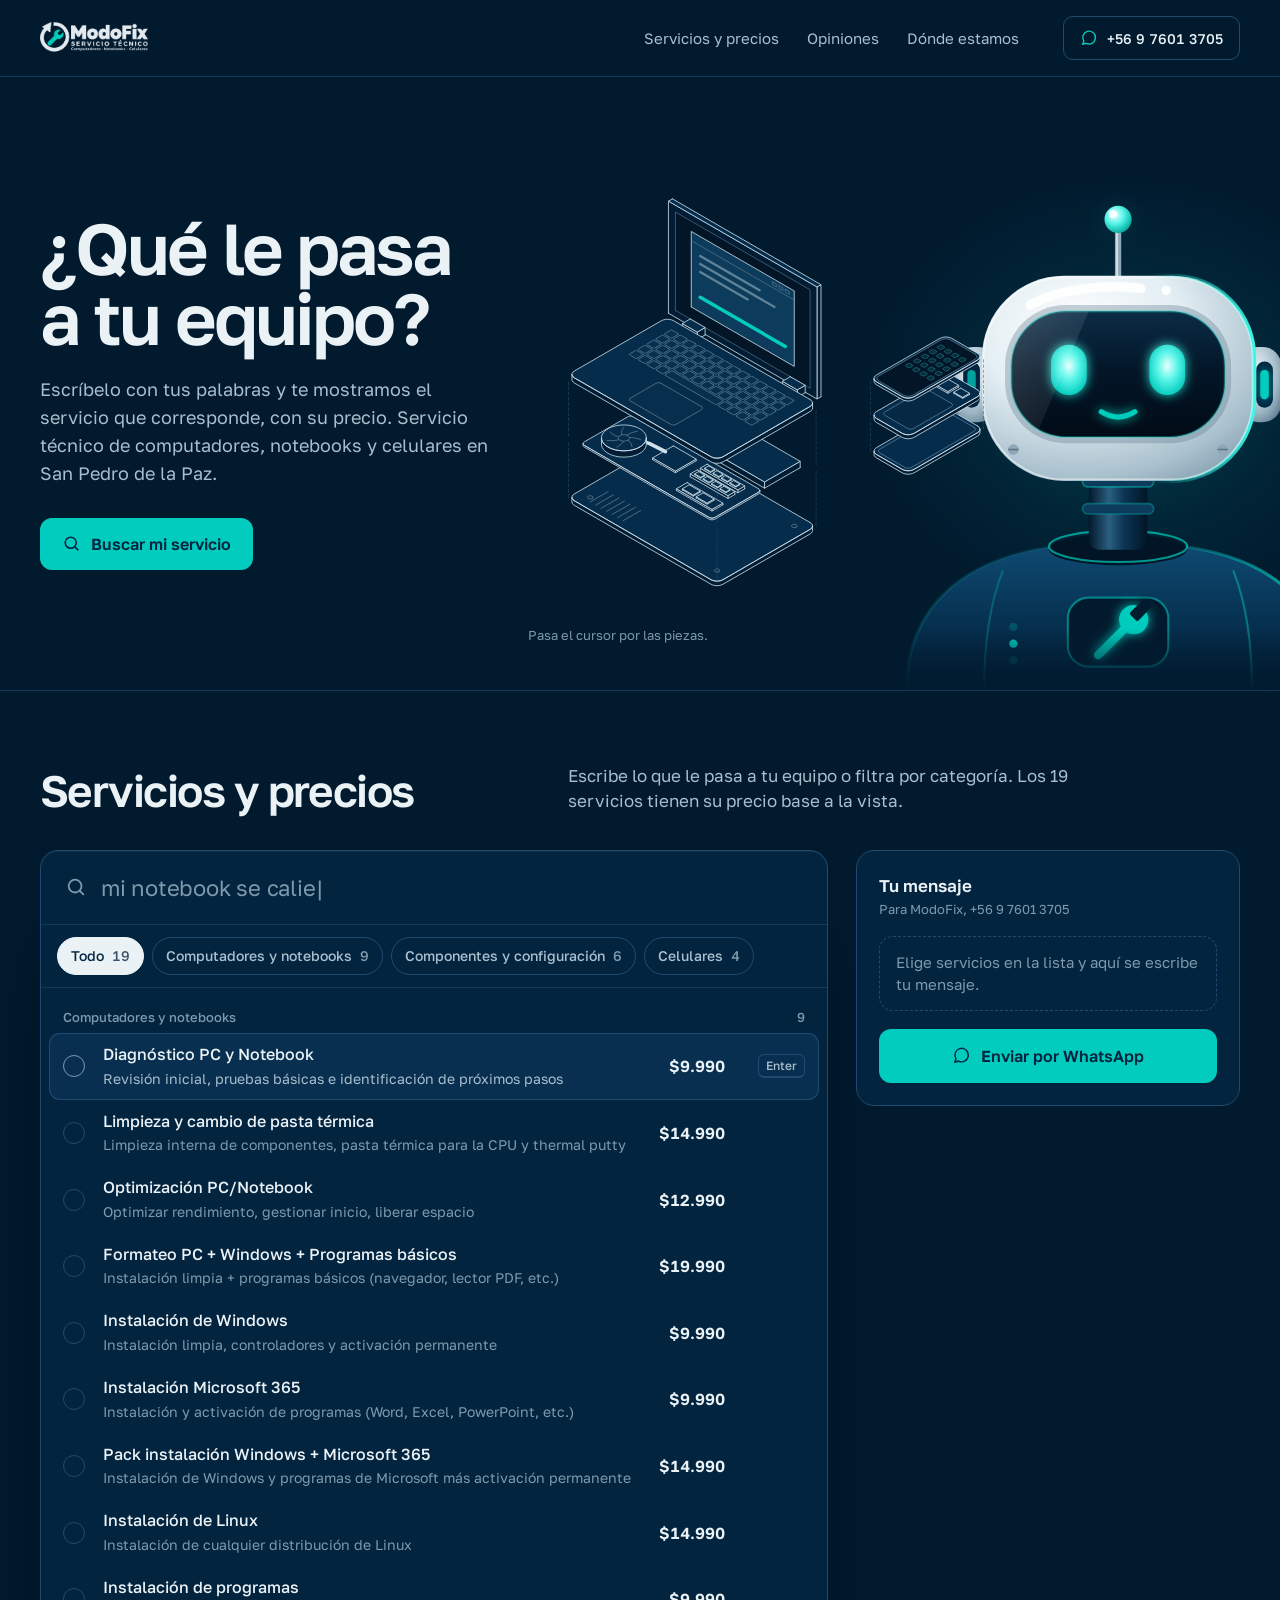
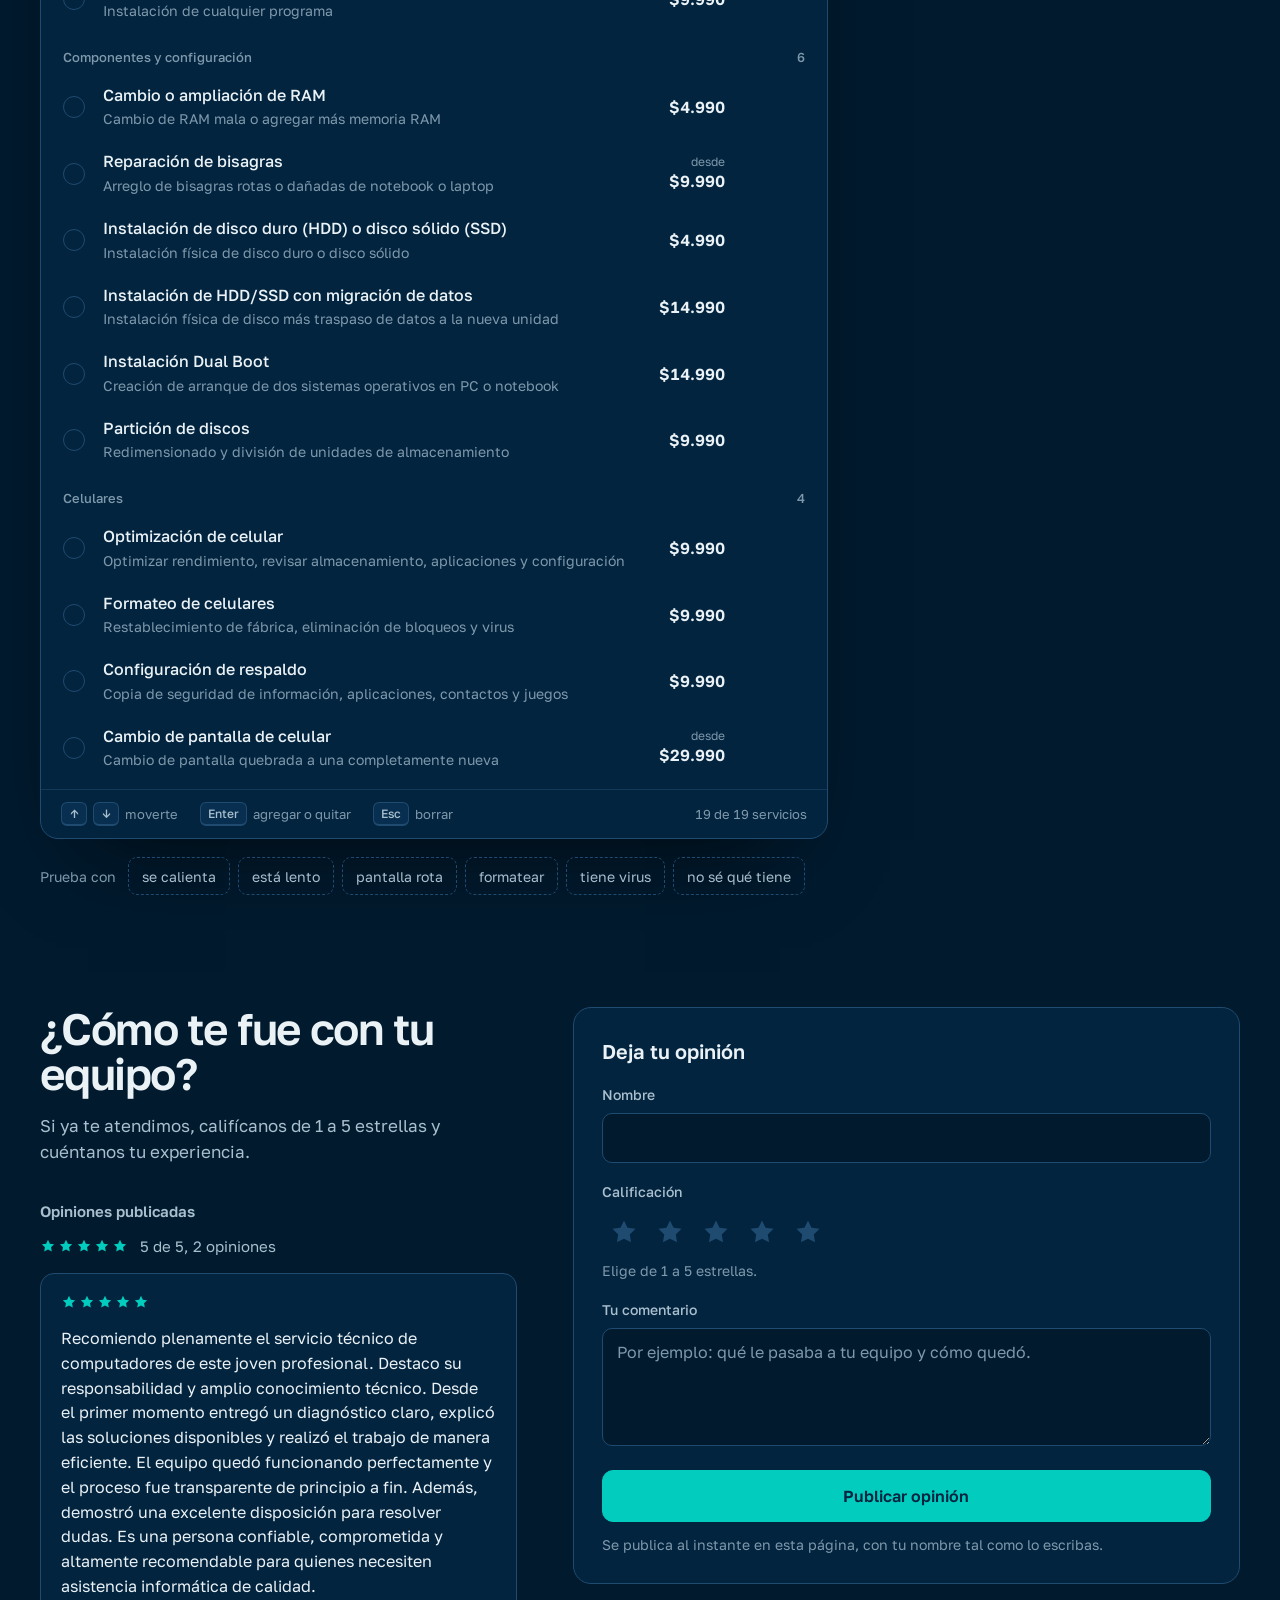
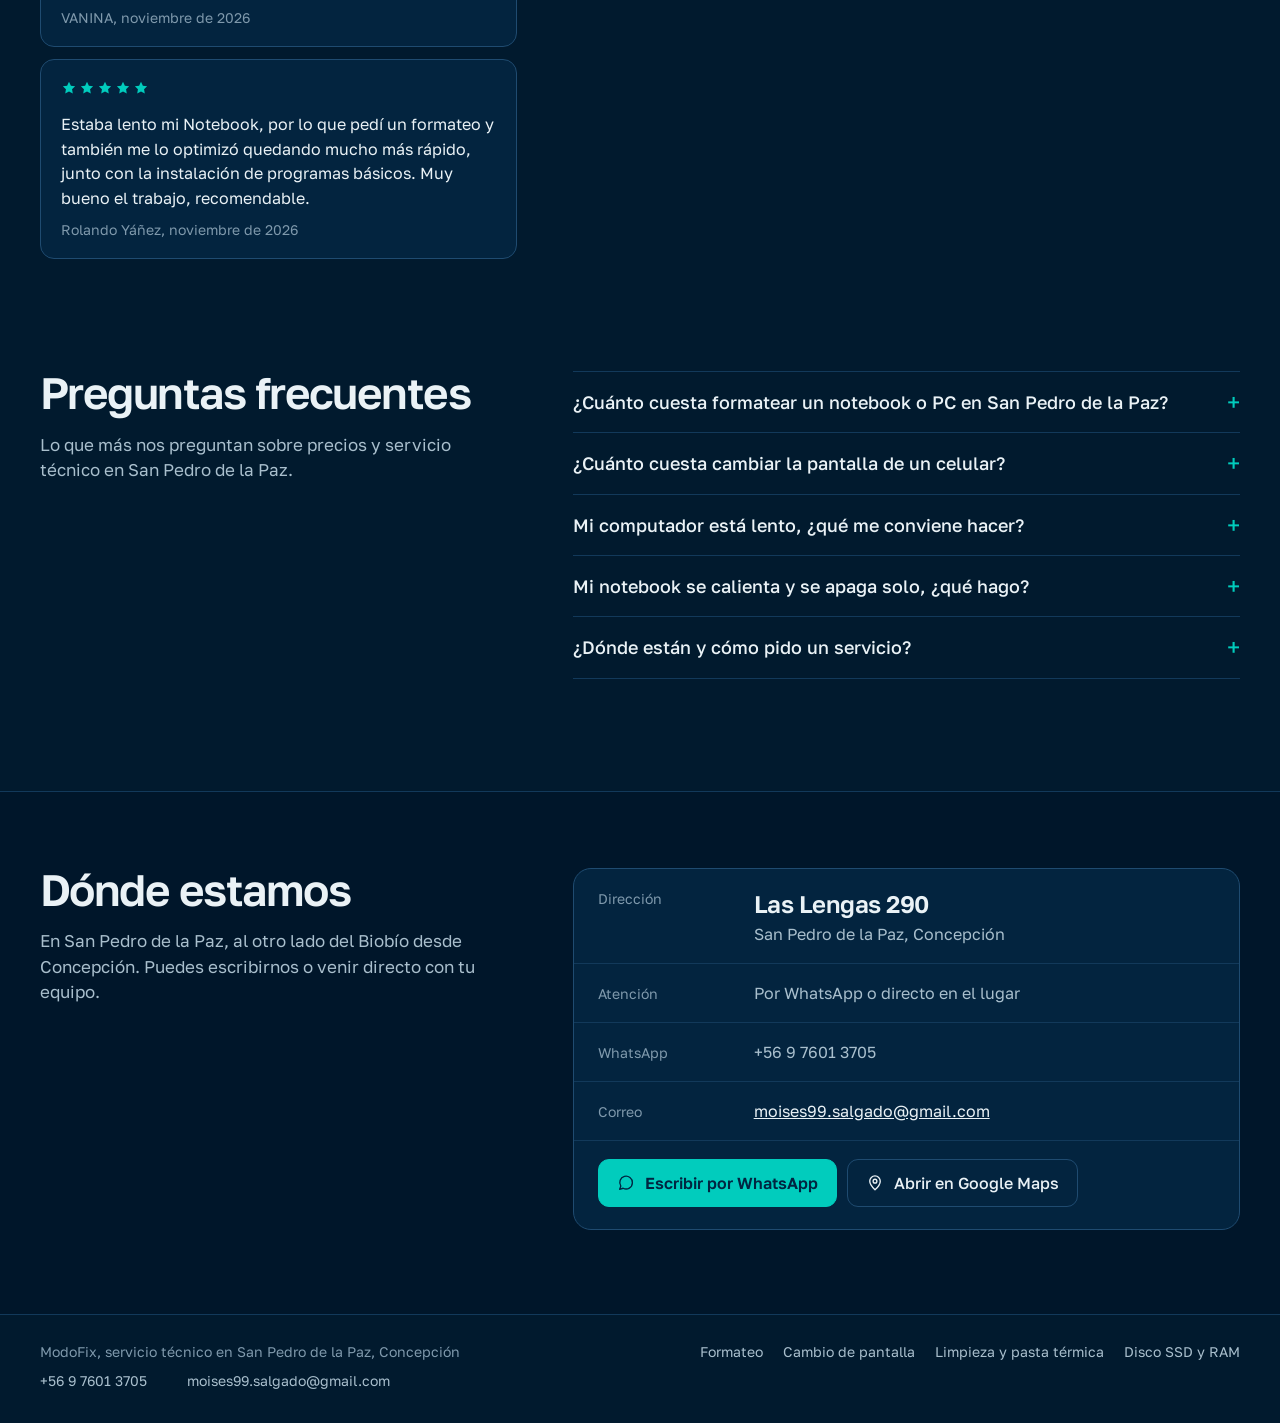
<file: index.html>
<!doctype html>
<html lang="es-CL">
<head>
<meta charset="utf-8">
<meta name="viewport" content="width=device-width, initial-scale=1">
<title>Servicio técnico PC y celulares en San Pedro de la Paz | ModoFix</title>
<meta name="description" content="Servicio técnico de computadores, notebooks y celulares en San Pedro de la Paz: formateo, SSD, RAM y pantallas, con precios a la vista.">
<link rel="canonical" href="https://modofix.cl/">
<meta name="robots" content="index, follow, max-image-preview:large">
<script type="application/ld+json">{"@context":"https://schema.org","@type":"LocalBusiness","@id":"https://modofix.cl/#negocio","name":"ModoFix","description":"Servicio técnico de computadores, notebooks y celulares en San Pedro de la Paz, Concepción.","url":"https://modofix.cl/","telephone":"+56976013705","email":"moises99.salgado@gmail.com","image":"https://modofix.cl/assets/img/og.jpg","logo":"https://modofix.cl/assets/img/modofix-mark.png","priceRange":"$4.990 - $29.990","currenciesAccepted":"CLP","address":{"@type":"PostalAddress","streetAddress":"Las Lengas 290","addressLocality":"San Pedro de la Paz","addressRegion":"Región del Biobío","addressCountry":"CL"},"areaServed":[{"@type":"City","name":"San Pedro de la Paz"},{"@type":"City","name":"Concepción"}],"hasMap":"https://www.google.com/maps/search/?api=1&query=Las+Lengas+290%2C+San+Pedro+de+la+Paz","hasOfferCatalog":{"@type":"OfferCatalog","name":"Servicios y precios","itemListElement":[{"@type":"OfferCatalog","name":"Computadores y notebooks","itemListElement":[{"@type":"Offer","priceCurrency":"CLP","itemOffered":{"@type":"Service","name":"Diagnóstico PC y Notebook","description":"Revisión inicial, pruebas básicas e identificación de próximos pasos"},"price":9990},{"@type":"Offer","priceCurrency":"CLP","itemOffered":{"@type":"Service","name":"Limpieza y cambio de pasta térmica","description":"Limpieza interna de componentes, pasta térmica para la CPU y thermal putty"},"price":14990},{"@type":"Offer","priceCurrency":"CLP","itemOffered":{"@type":"Service","name":"Optimización PC/Notebook","description":"Optimizar rendimiento, gestionar inicio, liberar espacio"},"price":12990},{"@type":"Offer","priceCurrency":"CLP","itemOffered":{"@type":"Service","name":"Formateo PC + Windows + Programas básicos","description":"Instalación limpia + programas básicos (navegador, lector PDF, etc.)"},"price":19990},{"@type":"Offer","priceCurrency":"CLP","itemOffered":{"@type":"Service","name":"Instalación de Windows","description":"Instalación limpia, controladores y activación permanente"},"price":9990},{"@type":"Offer","priceCurrency":"CLP","itemOffered":{"@type":"Service","name":"Instalación Microsoft 365","description":"Instalación y activación de programas (Word, Excel, PowerPoint, etc.)"},"price":9990},{"@type":"Offer","priceCurrency":"CLP","itemOffered":{"@type":"Service","name":"Pack instalación Windows + Microsoft 365","description":"Instalación de Windows y programas de Microsoft más activación permanente"},"price":14990},{"@type":"Offer","priceCurrency":"CLP","itemOffered":{"@type":"Service","name":"Instalación de Linux","description":"Instalación de cualquier distribución de Linux"},"price":14990},{"@type":"Offer","priceCurrency":"CLP","itemOffered":{"@type":"Service","name":"Instalación de programas","description":"Instalación de cualquier programa"},"price":9990}]},{"@type":"OfferCatalog","name":"Componentes y configuración","itemListElement":[{"@type":"Offer","priceCurrency":"CLP","itemOffered":{"@type":"Service","name":"Cambio o ampliación de RAM","description":"Cambio de RAM mala o agregar más memoria RAM"},"price":4990},{"@type":"Offer","priceCurrency":"CLP","itemOffered":{"@type":"Service","name":"Reparación de bisagras","description":"Arreglo de bisagras rotas o dañadas de notebook o laptop"},"priceSpecification":{"@type":"PriceSpecification","minPrice":9990,"priceCurrency":"CLP"}},{"@type":"Offer","priceCurrency":"CLP","itemOffered":{"@type":"Service","name":"Instalación de disco duro (HDD) o disco sólido (SSD)","description":"Instalación física de disco duro o disco sólido"},"price":4990},{"@type":"Offer","priceCurrency":"CLP","itemOffered":{"@type":"Service","name":"Instalación de HDD/SSD con migración de datos","description":"Instalación física de disco más traspaso de datos a la nueva unidad"},"price":14990},{"@type":"Offer","priceCurrency":"CLP","itemOffered":{"@type":"Service","name":"Instalación Dual Boot","description":"Creación de arranque de dos sistemas operativos en PC o notebook"},"price":14990},{"@type":"Offer","priceCurrency":"CLP","itemOffered":{"@type":"Service","name":"Partición de discos","description":"Redimensionado y división de unidades de almacenamiento"},"price":9990}]},{"@type":"OfferCatalog","name":"Celulares","itemListElement":[{"@type":"Offer","priceCurrency":"CLP","itemOffered":{"@type":"Service","name":"Optimización de celular","description":"Optimizar rendimiento, revisar almacenamiento, aplicaciones y configuración"},"price":9990},{"@type":"Offer","priceCurrency":"CLP","itemOffered":{"@type":"Service","name":"Formateo de celulares","description":"Restablecimiento de fábrica, eliminación de bloqueos y virus"},"price":9990},{"@type":"Offer","priceCurrency":"CLP","itemOffered":{"@type":"Service","name":"Configuración de respaldo","description":"Copia de seguridad de información, aplicaciones, contactos y juegos"},"price":9990},{"@type":"Offer","priceCurrency":"CLP","itemOffered":{"@type":"Service","name":"Cambio de pantalla de celular","description":"Cambio de pantalla quebrada a una completamente nueva"},"priceSpecification":{"@type":"PriceSpecification","minPrice":29990,"priceCurrency":"CLP"}}]}]}}</script>
<script type="application/ld+json">{"@context":"https://schema.org","@type":"FAQPage","mainEntity":[{"@type":"Question","name":"¿Cuánto cuesta formatear un notebook o PC en San Pedro de la Paz?","acceptedAnswer":{"@type":"Answer","text":"El formateo completo cuesta $19.990 e incluye una instalación limpia de Windows y programas básicos, como navegador y lector de PDF. Si solo necesitas Windows, la instalación cuesta $9.990, y Windows con Microsoft 365 (Word, Excel y PowerPoint) cuesta $14.990."}},{"@type":"Question","name":"¿Cuánto cuesta cambiar la pantalla de un celular?","acceptedAnswer":{"@type":"Answer","text":"El cambio de pantalla de celular parte en $29.990 y se cambia la pantalla quebrada por una completamente nueva. El precio final depende del modelo: escríbenos por WhatsApp con la marca y el modelo de tu celular y te decimos el valor."}},{"@type":"Question","name":"Mi computador está lento, ¿qué me conviene hacer?","acceptedAnswer":{"@type":"Answer","text":"Si no sabes qué tiene, parte con el diagnóstico ($9.990): revisamos el equipo y te decimos qué conviene. Según lo que tenga, puede bastar la optimización ($12.990), la ampliación de memoria RAM ($4.990) o pasar a un disco sólido SSD ($4.990 la instalación, o $14.990 con el traspaso de tus datos al disco nuevo)."}},{"@type":"Question","name":"Mi notebook se calienta y se apaga solo, ¿qué hago?","acceptedAnswer":{"@type":"Answer","text":"Suele ser polvo acumulado o pasta térmica seca. La limpieza interna con cambio de pasta térmica cuesta $14.990: limpiamos los componentes y cambiamos la pasta térmica de la CPU y el thermal putty."}},{"@type":"Question","name":"¿Dónde están y cómo pido un servicio?","acceptedAnswer":{"@type":"Answer","text":"Estamos en Las Lengas 290, San Pedro de la Paz, al otro lado del Biobío desde Concepción. Puedes escribirnos por WhatsApp al +56 9 7601 3705 o venir directo con tu equipo."}}]}</script>
<meta name="theme-color" content="#011A2E">
<meta property="og:type" content="website">
<meta property="og:locale" content="es_CL">
<meta property="og:site_name" content="ModoFix">
<meta property="og:url" content="https://modofix.cl/">
<meta property="og:title" content="ModoFix | Servicio técnico en San Pedro de la Paz">
<meta property="og:description" content="Busca lo que le pasa a tu equipo, mira el precio y envía tu consulta por WhatsApp.">
<meta property="og:image" content="https://modofix.cl/assets/img/og.jpg">
<meta property="og:image:width" content="1200">
<meta property="og:image:height" content="630">
<meta property="og:image:alt" content="ModoFix, servicio técnico de computadores, notebooks y celulares en San Pedro de la Paz">
<meta name="twitter:card" content="summary_large_image">
<link rel="icon" href="/favicon.ico" sizes="48x48">
<link rel="icon" href="/assets/img/icon-192.png" type="image/png" sizes="192x192">
<link rel="apple-touch-icon" href="assets/img/apple-touch-icon.png">
<link rel="preconnect" href="https://fonts.googleapis.com">
<link rel="preconnect" href="https://fonts.gstatic.com" crossorigin>
<link href="https://fonts.googleapis.com/css2?family=Golos+Text:wght@400;500;600;700&amp;display=swap" rel="stylesheet">
<link rel="stylesheet" href="assets/css/site.css">
<script>document.documentElement.classList.add('js');</script>
</head>
<body>
<div class="mf">
<a class="mf-skip" href="#main">Saltar al contenido</a>
<header class="mf-top">
  <div class="mf-wrap mf-top__in">
    <a class="mf-brand" href="./" aria-label="ModoFix, inicio"><img class="mf-logo" src="assets/img/modofix-logo-claro.png" width="569" height="168" alt="ModoFix"></a>
    <nav class="mf-nav" aria-label="Secciones">
      <a href="#servicios">Servicios y precios</a>
      <a href="#opiniones">Opiniones</a>
      <a href="#ubicacion">Dónde estamos</a>
    </nav>
    <a class="mf-top__wa" href="https://wa.me/56976013705" target="_blank" rel="noopener"><svg viewBox="0 0 24 24" fill="none" stroke="currentColor" stroke-width="1.8" stroke-linecap="round" stroke-linejoin="round" aria-hidden="true"><path d="M20.5 11.6a8.4 8.4 0 0 1-12.3 7.4L3.5 20.5l1.6-4.5a8.4 8.4 0 1 1 15.4-4.4z"></path></svg><span>+56 9 7601 3705</span></a>
  </div>
</header>
<main id="main">
  <section class="mf-hero" aria-labelledby="mf-h1">
    <div class="mf-hero__bg" aria-hidden="true">
      <div class="mf-hero__stage">
        <div class="mf-robot" data-robot>
          <svg class="mf-robot__svg" viewBox="0 0 520 480" aria-hidden="true" focusable="false">
  <defs>
    <linearGradient id="rb-body" x1="0" y1="0" x2="0" y2="1">
      <stop offset="0" stop-color="#0E4A72"/>
      <stop offset=".55" stop-color="#06304F"/>
      <stop offset="1" stop-color="#021E35"/>
    </linearGradient>
    <linearGradient id="rb-body-rim" x1="0" y1="0" x2="1" y2="0">
      <stop offset="0" stop-color="#01CCBD" stop-opacity=".15"/>
      <stop offset=".55" stop-color="#01CCBD" stop-opacity="0"/>
      <stop offset="1" stop-color="#01CCBD" stop-opacity=".9"/>
    </linearGradient>
    <linearGradient id="rb-neck" x1="0" y1="0" x2="1" y2="0">
      <stop offset="0" stop-color="#03182B"/>
      <stop offset=".35" stop-color="#2A5F80"/>
      <stop offset=".6" stop-color="#0B3554"/>
      <stop offset="1" stop-color="#021526"/>
    </linearGradient>
    <radialGradient id="rb-shell" cx=".36" cy=".26" r=".9">
      <stop offset="0" stop-color="#FFFFFF"/>
      <stop offset=".42" stop-color="#E3EEF3"/>
      <stop offset=".8" stop-color="#A9C0CD"/>
      <stop offset="1" stop-color="#7F9AAB"/>
    </radialGradient>
    <linearGradient id="rb-rim" x1="0" y1="0" x2="1" y2="0">
      <stop offset="0" stop-color="#01CCBD" stop-opacity="0"/>
      <stop offset=".62" stop-color="#01CCBD" stop-opacity="0"/>
      <stop offset="1" stop-color="#3FF5E6" stop-opacity="1"/>
    </linearGradient>
    <radialGradient id="rb-ear" cx=".4" cy=".35" r=".75">
      <stop offset="0" stop-color="#F4FAFC"/>
      <stop offset=".7" stop-color="#9DB6C4"/>
      <stop offset="1" stop-color="#637F92"/>
    </radialGradient>
    <linearGradient id="rb-visor" x1="0" y1="0" x2="0" y2="1">
      <stop offset="0" stop-color="#0A2B45"/>
      <stop offset=".5" stop-color="#031527"/>
      <stop offset="1" stop-color="#010B16"/>
    </linearGradient>
    <linearGradient id="rb-glare" x1="0" y1="0" x2="1" y2="1">
      <stop offset="0" stop-color="#FFFFFF" stop-opacity=".34"/>
      <stop offset="1" stop-color="#FFFFFF" stop-opacity="0"/>
    </linearGradient>
    <radialGradient id="rb-eye" cx=".5" cy=".42" r=".6">
      <stop offset="0" stop-color="#E9FFFD"/>
      <stop offset=".45" stop-color="#5FF6EA"/>
      <stop offset="1" stop-color="#01CCBD"/>
    </radialGradient>
    <radialGradient id="rb-bulb" cx=".38" cy=".34" r=".7">
      <stop offset="0" stop-color="#F2FFFE"/>
      <stop offset=".5" stop-color="#4FF2E4"/>
      <stop offset="1" stop-color="#01A89C"/>
    </radialGradient>
    <radialGradient id="rb-halo" cx=".5" cy=".5" r=".5">
      <stop offset="0" stop-color="#01CCBD" stop-opacity=".55"/>
      <stop offset="1" stop-color="#01CCBD" stop-opacity="0"/>
    </radialGradient>
    <radialGradient id="rb-back" cx=".5" cy=".5" r=".5">
      <stop offset="0" stop-color="#01CCBD" stop-opacity=".22"/>
      <stop offset=".6" stop-color="#01CCBD" stop-opacity=".06"/>
      <stop offset="1" stop-color="#01CCBD" stop-opacity="0"/>
    </radialGradient>
    <filter id="rb-glow" x="-60%" y="-60%" width="220%" height="220%">
      <feGaussianBlur stdDeviation="5" result="b"/>
      <feMerge><feMergeNode in="b"/><feMergeNode in="SourceGraphic"/></feMerge>
    </filter>
    <clipPath id="rb-visor-clip"><rect x="158" y="118" width="204" height="120" rx="52"/></clipPath>
  </defs>
  <ellipse cx="270" cy="200" rx="250" ry="210" fill="url(#rb-back)"/>
  <g data-rb="body">
    <path d="M58 480 C58 398 116 352 206 342 L314 342 C404 352 462 398 462 480 Z" fill="url(#rb-body)"/>
    <path d="M58 480 C58 398 116 352 206 342 L314 342 C404 352 462 398 462 480" fill="none" stroke="url(#rb-body-rim)" stroke-width="3"/>
    <path d="M150 366 C138 396 132 436 132 480" fill="none" stroke="#01CCBD" stroke-opacity=".28" stroke-width="2"/>
    <path d="M370 366 C382 396 388 436 388 480" fill="none" stroke="#01CCBD" stroke-opacity=".45" stroke-width="2"/>
    <rect x="212" y="392" width="96" height="66" rx="20" fill="#021A2E" stroke="#01CCBD" stroke-opacity=".55" stroke-width="2"/>
    <g data-rb="badge" filter="url(#rb-glow)">
      <path d="M241 447 L269 419" stroke="#01CCBD" stroke-width="8" stroke-linecap="round"/>
      <circle cx="275" cy="413" r="14" fill="#01CCBD"/>
      <rect x="276" y="394" width="11" height="20" rx="2" fill="#021A2E" transform="rotate(45 281.5 404)"/>
    </g>
    <g data-rb="leds">
      <circle cx="160" cy="420" r="4" fill="#01CCBD"/>
      <circle cx="160" cy="436" r="4" fill="#01CCBD" opacity=".45"/>
      <circle cx="160" cy="452" r="4" fill="#01CCBD" opacity=".2"/>
    </g>
    <ellipse cx="260" cy="346" rx="66" ry="15" fill="#011526"/>
    <ellipse cx="260" cy="343" rx="66" ry="15" fill="none" stroke="#01CCBD" stroke-opacity=".7" stroke-width="2"/>
  </g>
  <g data-rb="neck">
    <rect x="232" y="250" width="56" height="96" rx="10" fill="url(#rb-neck)"/>
    <rect x="226" y="276" width="68" height="10" rx="5" fill="#0D3B5C" stroke="#01CCBD" stroke-opacity=".5" stroke-width="1.5"/>
    <rect x="226" y="302" width="68" height="10" rx="5" fill="#0D3B5C" stroke="#01CCBD" stroke-opacity=".35" stroke-width="1.5"/>
  </g>
  <g data-rb="head">
    <g data-rb="antenna">
      <path d="M260 92 L260 40" stroke="#8FA8B7" stroke-width="6" stroke-linecap="round"/>
      <path d="M260 92 L260 40" stroke="#FFFFFF" stroke-opacity=".6" stroke-width="2" stroke-linecap="round" transform="translate(-1 0)"/>
      <circle data-rb="halo" cx="260" cy="30" r="30" fill="url(#rb-halo)"/>
      <circle cx="260" cy="30" r="13" fill="url(#rb-bulb)"/>
      <circle cx="255" cy="25" r="4" fill="#FFFFFF" opacity=".85"/>
    </g>
    <g data-rb="ear-l">
      <rect x="104" y="152" width="40" height="72" rx="18" fill="url(#rb-ear)"/>
      <rect x="112" y="166" width="16" height="44" rx="8" fill="#012541"/>
      <rect x="116" y="174" width="8" height="28" rx="4" fill="#01CCBD" opacity=".75"/>
    </g>
    <g data-rb="ear-r">
      <rect x="376" y="152" width="40" height="72" rx="18" fill="url(#rb-ear)"/>
      <rect x="392" y="166" width="16" height="44" rx="8" fill="#012541"/>
      <rect x="396" y="174" width="8" height="28" rx="4" fill="#01CCBD"/>
      <rect x="396" y="174" width="8" height="28" rx="4" fill="#01CCBD" filter="url(#rb-glow)" opacity=".7"/>
    </g>
    <rect x="130" y="84" width="260" height="196" rx="78" fill="url(#rb-shell)"/>
    <rect x="130" y="84" width="260" height="196" rx="78" fill="none" stroke="url(#rb-rim)" stroke-width="4"/>
    <rect x="131.5" y="85.5" width="257" height="193" rx="77" fill="none" stroke="#FFFFFF" stroke-opacity=".5" stroke-width="1.5"/>
    <g data-rb="shine">
      <path d="M176 112 C204 96 248 92 282 96" fill="none" stroke="#FFFFFF" stroke-width="9" stroke-linecap="round" opacity=".9"/>
      <circle cx="306" cy="98" r="4.5" fill="#FFFFFF" opacity=".9"/>
    </g>
    <g fill="#8FA8B7">
      <circle cx="160" cy="250" r="5"/>
      <circle cx="360" cy="250" r="5"/>
    </g>
    <path d="M155 250 l10 0 M355 250 l10 0" stroke="#5B7486" stroke-width="1.6" data-rb="screws"/>
    <g data-rb="face">
      <rect x="152" y="112" width="216" height="132" rx="58" fill="#5E7A8C" opacity=".35"/>
      <rect x="158" y="118" width="204" height="120" rx="52" fill="url(#rb-visor)"/>
      <rect x="158" y="118" width="204" height="120" rx="52" fill="none" stroke="#01CCBD" stroke-opacity=".35" stroke-width="2"/>
      <g clip-path="url(#rb-visor-clip)">
        <g data-rb="eyes" filter="url(#rb-glow)">
          <g data-rb="eye-l"><rect x="196" y="150" width="34" height="48" rx="17" fill="url(#rb-eye)"/></g>
          <g data-rb="eye-r"><rect x="290" y="150" width="34" height="48" rx="17" fill="url(#rb-eye)"/></g>
          <path data-rb="mouth" d="M244 214 Q260 224 276 214" fill="none" stroke="#01CCBD" stroke-width="5" stroke-linecap="round"/>
        </g>
        <path data-rb="glare" d="M150 118 L232 118 L176 250 L150 250 Z" fill="url(#rb-glare)" opacity=".55"/>
      </g>
    </g>
  </g>
</svg>
        </div>
      </div>
    </div>
    <div class="mf-wrap mf-hero__grid">
      <div class="mf-hero__text">
        <h1 class="mf-h1" id="mf-h1">¿Qué le pasa a tu equipo?</h1>
        <p class="mf-sub">Escríbelo con tus palabras y te mostramos el servicio que corresponde, con su precio. Servicio técnico de computadores, notebooks y celulares en San Pedro de la Paz.</p>
        <a class="mf-cta" href="#servicios"><svg viewBox="0 0 24 24" fill="none" stroke="currentColor" stroke-width="2" stroke-linecap="round" aria-hidden="true"><circle cx="11" cy="11" r="7"></circle><path d="m20 20-3.6-3.6"></path></svg>Buscar mi servicio</a>
      </div>
      <figure class="mf-fig">
        <div class="mf-art" style="aspect-ratio: 893.1 / 752.0"><svg class="mf-svg" viewBox="-243.9 -456 893.1 752" role="img" aria-label="Despiece de un notebook y un celular: pantalla, teclado, placa con ventilador, memoria y disco, y las capas de un celular."><g class="dw-scene"><g class="dw-nb"><g class="dw-ex" style="--i: 0; --sep: -34px"><path class="dw-hit" d="M-167.1 92 L-166.6 89.8 L-165.1 87.8 L-162.8 86 L-10.4 -2 L-7.3 -3.3 L-3.8 -4.2 L0 -4.5 L3.8 -4.2 L7.3 -3.3 L10.4 -2 L249.4 136 L251.8 137.8 L253.2 139.8 L253.7 142 L253.7 150 L253.2 152.2 L251.8 154.2 L249.4 156 L97 244 L94 245.3 L90.4 246.2 L86.6 246.5 L82.8 246.2 L79.3 245.3 L76.2 244 L-162.8 106 L-165.1 104.2 L-166.6 102.2 L-167.1 100Z"></path><g class="dw-lift"><path class="dw-s" d="M253.7 142 L253.2 144.2 L251.8 146.2 L249.4 148 L97 236 L94 237.3 L90.4 238.2 L86.6 238.5 L82.8 238.2 L79.3 237.3 L76.2 236 L-162.8 98 L-165.1 96.2 L-166.6 94.2 L-167.1 92 L-167.1 100 L-166.6 102.2 L-165.1 104.2 L-162.8 106 L76.2 244 L79.3 245.3 L82.8 246.2 L86.6 246.5 L90.4 246.2 L94 245.3 L97 244 L249.4 156 L251.8 154.2 L253.2 152.2 L253.7 150Z"></path><path class="dw-f" d="M249.4 136 L251.8 137.8 L253.2 139.8 L253.7 142 L253.2 144.2 L251.8 146.2 L249.4 148 L97 236 L94 237.3 L90.4 238.2 L86.6 238.5 L82.8 238.2 L79.3 237.3 L76.2 236 L-162.8 98 L-165.1 96.2 L-166.6 94.2 L-167.1 92 L-166.6 89.8 L-165.1 87.8 L-162.8 86 L-10.4 -2 L-7.3 -3.3 L-3.8 -4.2 L0 -4.5 L3.8 -4.2 L7.3 -3.3 L10.4 -2Z"></path><path class="dw-l" d="M253.7 142 L253.2 144.2 L251.8 146.2 L249.4 148 L97 236 L94 237.3 L90.4 238.2 L86.6 238.5 L82.8 238.2 L79.3 237.3 L76.2 236 L-162.8 98 L-165.1 96.2 L-166.6 94.2 L-167.1 92 L-167.1 100 L-166.6 102.2 L-165.1 104.2 L-162.8 106 L76.2 244 L79.3 245.3 L82.8 246.2 L86.6 246.5 L90.4 246.2 L94 245.3 L97 244 L249.4 156 L251.8 154.2 L253.2 152.2 L253.7 150Z" style="--len: 996"></path><path class="dw-l" d="M249.4 136 L251.8 137.8 L253.2 139.8 L253.7 142 L253.2 144.2 L251.8 146.2 L249.4 148 L97 236 L94 237.3 L90.4 238.2 L86.6 238.5 L82.8 238.2 L79.3 237.3 L76.2 236 L-162.8 98 L-165.1 96.2 L-166.6 94.2 L-167.1 92 L-166.6 89.8 L-165.1 87.8 L-162.8 86 L-10.4 -2 L-7.3 -3.3 L-3.8 -4.2 L0 -4.5 L3.8 -4.2 L7.3 -3.3 L10.4 -2Z" style="--len: 980"></path><path class="dw-t" d="M-103.9 82 L-135.1 100" style="--len: 38"></path><path class="dw-t" d="M-94.4 87.5 L-125.6 105.5" style="--len: 38"></path><path class="dw-t" d="M-84.9 93 L-116 111" style="--len: 38"></path><path class="dw-t" d="M-75.3 98.5 L-106.5 116.5" style="--len: 38"></path><path class="dw-t" d="M-65.8 104 L-97 122" style="--len: 38"></path><path class="dw-t" d="M-56.3 109.5 L-87.5 127.5" style="--len: 38"></path><path class="dw-t" d="M-46.8 115 L-77.9 133" style="--len: 38"></path><path class="dw-t" d="M3.5 16 L1.9 16.6 L0 16.8 L-1.9 16.6 L-3.5 16 L-4.5 15.1 L-4.9 14 L-4.5 12.9 L-3.5 12 L-1.9 11.4 L0 11.2 L1.9 11.4 L3.5 12 L4.5 12.9 L4.9 14 L4.5 15.1Z" style="--len: 27"></path><path class="dw-t" d="M225.2 144 L223.6 144.6 L221.7 144.8 L219.8 144.6 L218.2 144 L217.2 143.1 L216.8 142 L217.2 140.9 L218.2 140 L219.8 139.4 L221.7 139.2 L223.6 139.4 L225.2 140 L226.2 140.9 L226.6 142 L226.2 143.1Z" style="--len: 27"></path><path class="dw-t" d="M-131.6 94 L-133.2 94.6 L-135.1 94.8 L-137 94.6 L-138.6 94 L-139.6 93.1 L-140 92 L-139.6 90.9 L-138.6 90 L-137 89.4 L-135.1 89.2 L-133.2 89.4 L-131.6 90 L-130.6 90.9 L-130.2 92 L-130.6 93.1Z" style="--len: 27"></path><path class="dw-t" d="M90.1 222 L88.5 222.6 L86.6 222.8 L84.7 222.6 L83.1 222 L82.1 221.1 L81.7 220 L82.1 218.9 L83.1 218 L84.7 217.4 L86.6 217.2 L88.5 217.4 L90.1 218 L91.1 218.9 L91.5 220 L91.1 221.1Z" style="--len: 27"></path><path class="dw-t" d="M117.8 78 L116.2 78.6 L114.3 78.8 L112.4 78.6 L110.9 78 L109.8 77.1 L109.4 76 L109.8 74.9 L110.9 74 L112.4 73.4 L114.3 73.2 L116.2 73.4 L117.8 74 L118.8 74.9 L119.2 76 L118.8 77.1Z" style="--len: 27"></path></g></g><g class="dw-ex" style="--i: 1; --sep: 0px"><path class="dw-hit" d="M-147.6 -2 L-147.4 -3.1 L-146.7 -4.1 L-145.5 -5 L-52 -63 L10.4 -99 L232.1 29 L232.1 40 L159.3 86 L83.1 130 L81.6 130.7 L79.8 131.1 L77.9 131.2 L76 131.1 L74.3 130.7 L72.7 130 L-145.5 4 L-146.7 3.1 L-147.4 2.1 L-147.6 1Z"></path><g class="dw-lift"><path class="dw-s" d="M161.5 80 L161.3 81.1 L160.5 82.1 L159.3 83 L83.1 127 L81.6 127.7 L79.8 128.1 L77.9 128.2 L76 128.1 L74.3 127.7 L72.7 127 L-145.5 1 L-146.7 0.1 L-147.4 -0.9 L-147.6 -2 L-147.6 1 L-147.4 2.1 L-146.7 3.1 L-145.5 4 L72.7 130 L74.3 130.7 L76 131.1 L77.9 131.2 L79.8 131.1 L81.6 130.7 L83.1 130 L159.3 86 L160.5 85.1 L161.3 84.1 L161.5 83Z"></path><path class="dw-f" d="M159.3 77 L160.5 77.9 L161.3 78.9 L161.5 80 L161.3 81.1 L160.5 82.1 L159.3 83 L83.1 127 L81.6 127.7 L79.8 128.1 L77.9 128.2 L76 128.1 L74.3 127.7 L72.7 127 L-145.5 1 L-146.7 0.1 L-147.4 -0.9 L-147.6 -2 L-147.4 -3.1 L-146.7 -4.1 L-145.5 -5 L-69.3 -49 L-67.8 -49.7 L-66 -50.1 L-64.1 -50.2 L-62.2 -50.1 L-60.4 -49.7 L-58.9 -49Z"></path><path class="dw-l" d="M161.5 80 L161.3 81.1 L160.5 82.1 L159.3 83 L83.1 127 L81.6 127.7 L79.8 128.1 L77.9 128.2 L76 128.1 L74.3 127.7 L72.7 127 L-145.5 1 L-146.7 0.1 L-147.4 -0.9 L-147.6 -2 L-147.6 1 L-147.4 2.1 L-146.7 3.1 L-145.5 4 L72.7 130 L74.3 130.7 L76 131.1 L77.9 131.2 L79.8 131.1 L81.6 130.7 L83.1 130 L159.3 86 L160.5 85.1 L161.3 84.1 L161.5 83Z" style="--len: 725"></path><path class="dw-l" d="M159.3 77 L160.5 77.9 L161.3 78.9 L161.5 80 L161.3 81.1 L160.5 82.1 L159.3 83 L83.1 127 L81.6 127.7 L79.8 128.1 L77.9 128.2 L76 128.1 L74.3 127.7 L72.7 127 L-145.5 1 L-146.7 0.1 L-147.4 -0.9 L-147.6 -2 L-147.4 -3.1 L-146.7 -4.1 L-145.5 -5 L-69.3 -49 L-67.8 -49.7 L-66 -50.1 L-64.1 -50.2 L-62.2 -50.1 L-60.4 -49.7 L-58.9 -49Z" style="--len: 719"></path><path class="dw-s" d="M232.1 40 L169.7 76 L169.7 65 L232.1 29Z"></path><path class="dw-l" d="M232.1 40 L169.7 76 L169.7 65 L232.1 29Z" style="--len: 168"></path><path class="dw-s" d="M-52 -52 L169.7 76 L169.7 65 L-52 -63Z"></path><path class="dw-l" d="M-52 -52 L169.7 76 L169.7 65 L-52 -63Z" style="--len: 536"></path><path class="dw-f" d="M10.4 -99 L232.1 29 L169.7 65 L-52 -63Z"></path><path class="dw-l" d="M10.4 -99 L232.1 29 L169.7 65 L-52 -63Z" style="--len: 658"></path><path class="dw-t" d="M84 -56.5 L21.7 -20.5" style="--len: 75"></path><path class="dw-t" d="M157.6 -14 L95.3 22" style="--len: 75"></path><g class="dw-part dw-part--cpu"><path class="dw-s" d="M39.8 32 L13.9 47 L13.9 43 L39.8 28Z"></path><path class="dw-l" d="M39.8 32 L13.9 47 L13.9 43 L39.8 28Z" style="--len: 70"></path><path class="dw-s" d="M-15.6 30 L13.9 47 L13.9 43 L-15.6 26Z"></path><path class="dw-l" d="M-15.6 30 L13.9 47 L13.9 43 L-15.6 26Z" style="--len: 78"></path><path class="dw-f" d="M10.4 11 L39.8 28 L13.9 43 L-15.6 26Z"></path><path class="dw-l" d="M10.4 11 L39.8 28 L13.9 43 L-15.6 26Z" style="--len: 130"></path><path class="dw-s" d="M50.2 28 L13.9 49 L13.9 46 L50.2 25Z"></path><path class="dw-l" d="M50.2 28 L13.9 49 L13.9 46 L50.2 25Z" style="--len: 92"></path><path class="dw-s" d="M-26 26 L13.9 49 L13.9 46 L-26 23Z"></path><path class="dw-l" d="M-26 26 L13.9 49 L13.9 46 L-26 23Z" style="--len: 100"></path><path class="dw-f" d="M10.4 2 L50.2 25 L13.9 46 L-26 23Z"></path><path class="dw-l" d="M10.4 2 L50.2 25 L13.9 46 L-26 23Z" style="--len: 178"></path><path class="dw-pipe" d="M-71 -17 L-31.2 -2 L-3.5 12" style="--len: 76"></path><path class="dw-s" d="M-37 -12 L-37.4 -9 L-38.4 -6.1 L-40 -3.3 L-42.3 -0.7 L-45.1 1.8 L-48.5 4 L-52.4 6 L-56.6 7.6 L-61.2 8.9 L-66.1 9.9 L-71.1 10.4 L-76.2 10.6 L-81.3 10.4 L-86.4 9.9 L-91.2 8.9 L-95.8 7.6 L-100.1 6 L-103.9 4 L-107.3 1.8 L-110.2 -0.7 L-112.4 -3.3 L-114.1 -6.1 L-115.1 -9 L-115.4 -12 L-115.4 -1 L-115.1 2 L-114.1 4.9 L-112.4 7.7 L-110.2 10.3 L-107.3 12.8 L-103.9 15 L-100.1 17 L-95.8 18.6 L-91.2 19.9 L-86.4 20.9 L-81.3 21.4 L-76.2 21.6 L-71.1 21.4 L-66.1 20.9 L-61.2 19.9 L-56.6 18.6 L-52.4 17 L-48.5 15 L-45.1 12.8 L-42.3 10.3 L-40 7.7 L-38.4 4.9 L-37.4 2 L-37 -1Z"></path><path class="dw-f" d="M-48.5 4 L-52.4 6 L-56.6 7.6 L-61.2 8.9 L-66.1 9.9 L-71.1 10.4 L-76.2 10.6 L-81.3 10.4 L-86.4 9.9 L-91.2 8.9 L-95.8 7.6 L-100.1 6 L-103.9 4 L-107.3 1.8 L-110.2 -0.7 L-112.4 -3.3 L-114.1 -6.1 L-115.1 -9 L-115.4 -12 L-115.1 -15 L-114.1 -17.9 L-112.4 -20.7 L-110.2 -23.3 L-107.3 -25.8 L-103.9 -28 L-100.1 -30 L-95.8 -31.6 L-91.2 -32.9 L-86.4 -33.9 L-81.3 -34.4 L-76.2 -34.6 L-71.1 -34.4 L-66.1 -33.9 L-61.2 -32.9 L-56.6 -31.6 L-52.4 -30 L-48.5 -28 L-45.1 -25.8 L-42.3 -23.3 L-40 -20.7 L-38.4 -17.9 L-37.4 -15 L-37 -12 L-37.4 -9 L-38.4 -6.1 L-40 -3.3 L-42.3 -0.7 L-45.1 1.8Z"></path><path class="dw-l" d="M-37 -12 L-37.4 -9 L-38.4 -6.1 L-40 -3.3 L-42.3 -0.7 L-45.1 1.8 L-48.5 4 L-52.4 6 L-56.6 7.6 L-61.2 8.9 L-66.1 9.9 L-71.1 10.4 L-76.2 10.6 L-81.3 10.4 L-86.4 9.9 L-91.2 8.9 L-95.8 7.6 L-100.1 6 L-103.9 4 L-107.3 1.8 L-110.2 -0.7 L-112.4 -3.3 L-114.1 -6.1 L-115.1 -9 L-115.4 -12 L-115.4 -1 L-115.1 2 L-114.1 4.9 L-112.4 7.7 L-110.2 10.3 L-107.3 12.8 L-103.9 15 L-100.1 17 L-95.8 18.6 L-91.2 19.9 L-86.4 20.9 L-81.3 21.4 L-76.2 21.6 L-71.1 21.4 L-66.1 20.9 L-61.2 19.9 L-56.6 18.6 L-52.4 17 L-48.5 15 L-45.1 12.8 L-42.3 10.3 L-40 7.7 L-38.4 4.9 L-37.4 2 L-37 -1Z" style="--len: 222"></path><path class="dw-l" d="M-48.5 4 L-52.4 6 L-56.6 7.6 L-61.2 8.9 L-66.1 9.9 L-71.1 10.4 L-76.2 10.6 L-81.3 10.4 L-86.4 9.9 L-91.2 8.9 L-95.8 7.6 L-100.1 6 L-103.9 4 L-107.3 1.8 L-110.2 -0.7 L-112.4 -3.3 L-114.1 -6.1 L-115.1 -9 L-115.4 -12 L-115.1 -15 L-114.1 -17.9 L-112.4 -20.7 L-110.2 -23.3 L-107.3 -25.8 L-103.9 -28 L-100.1 -30 L-95.8 -31.6 L-91.2 -32.9 L-86.4 -33.9 L-81.3 -34.4 L-76.2 -34.6 L-71.1 -34.4 L-66.1 -33.9 L-61.2 -32.9 L-56.6 -31.6 L-52.4 -30 L-48.5 -28 L-45.1 -25.8 L-42.3 -23.3 L-40 -20.7 L-38.4 -17.9 L-37.4 -15 L-37 -12 L-37.4 -9 L-38.4 -6.1 L-40 -3.3 L-42.3 -0.7 L-45.1 1.8Z" style="--len: 200"></path><path class="dw-t" d="M-68.4 -7.5 L-65.8 -5 L-63.9 -2.3 L-62.7 0.6 L-62.1 3.7" style="--len: 16"></path><path class="dw-t" d="M-77.4 -5.7 L-79.2 -3 L-81.7 -0.4 L-84.9 2 L-88.7 4.1" style="--len: 18"></path><path class="dw-t" d="M-85.5 -8.6 L-90.3 -7.7 L-95.3 -7.2 L-100.5 -7.2 L-105.8 -7.6" style="--len: 23"></path><path class="dw-t" d="M-86.6 -14.1 L-90.8 -15.7 L-94.6 -17.7 L-97.9 -20 L-100.7 -22.6" style="--len: 19"></path><path class="dw-t" d="M-79.9 -18 L-80.3 -20.9 L-80 -23.8 L-78.9 -26.8 L-77.1 -29.7" style="--len: 15"></path><path class="dw-t" d="M-70.3 -17.4 L-66.7 -19.4 L-62.6 -21.1 L-57.9 -22.4 L-52.8 -23.4" style="--len: 21"></path><path class="dw-t" d="M-65.3 -12.7 L-60.3 -12.3 L-55.4 -11.5 L-50.7 -10.2 L-46.2 -8.6" style="--len: 22"></path><path class="dw-t" d="M-69.3 -8 L-71.8 -7 L-74.7 -6.4 L-77.7 -6.4 L-80.7 -7 L-83.1 -8 L-84.9 -9.4 L-85.9 -11.1 L-85.9 -12.9 L-84.9 -14.6 L-83.1 -16 L-80.7 -17 L-77.7 -17.6 L-74.7 -17.6 L-71.8 -17 L-69.3 -16 L-67.5 -14.6 L-66.5 -12.9 L-66.5 -11.1 L-67.5 -9.4Z" style="--len: 52"></path></g><g class="dw-part dw-part--ram"><path class="dw-s" d="M135.1 77 L123 84 L123 79 L135.1 72Z"></path><path class="dw-l" d="M135.1 77 L123 84 L123 79 L135.1 72Z" style="--len: 40"></path><path class="dw-s" d="M57.2 46 L123 84 L123 79 L57.2 41Z"></path><path class="dw-l" d="M57.2 46 L123 84 L123 79 L57.2 41Z" style="--len: 165"></path><path class="dw-f" d="M69.3 34 L135.1 72 L123 79 L57.2 41Z"></path><path class="dw-l" d="M69.3 34 L135.1 72 L123 79 L57.2 41Z" style="--len: 182"></path><path class="dw-s" d="M82.3 44.5 L75.3 48.5 L75.3 47 L82.3 43Z"></path><path class="dw-l" d="M82.3 44.5 L75.3 48.5 L75.3 47 L82.3 43Z" style="--len: 22"></path><path class="dw-s" d="M65 42.5 L75.3 48.5 L75.3 47 L65 41Z"></path><path class="dw-l" d="M65 42.5 L75.3 48.5 L75.3 47 L65 41Z" style="--len: 29"></path><path class="dw-f" d="M71.9 37 L82.3 43 L75.3 47 L65 41Z"></path><path class="dw-l" d="M71.9 37 L82.3 43 L75.3 47 L65 41Z" style="--len: 43"></path><path class="dw-s" d="M97 53 L90.1 57 L90.1 55.5 L97 51.5Z"></path><path class="dw-l" d="M97 53 L90.1 57 L90.1 55.5 L97 51.5Z" style="--len: 22"></path><path class="dw-s" d="M79.7 51 L90.1 57 L90.1 55.5 L79.7 49.5Z"></path><path class="dw-l" d="M79.7 51 L90.1 57 L90.1 55.5 L79.7 49.5Z" style="--len: 29"></path><path class="dw-f" d="M86.6 45.5 L97 51.5 L90.1 55.5 L79.7 49.5Z"></path><path class="dw-l" d="M86.6 45.5 L97 51.5 L90.1 55.5 L79.7 49.5Z" style="--len: 43"></path><path class="dw-s" d="M111.7 61.5 L104.8 65.5 L104.8 64 L111.7 60Z"></path><path class="dw-l" d="M111.7 61.5 L104.8 65.5 L104.8 64 L111.7 60Z" style="--len: 21"></path><path class="dw-s" d="M94.4 59.5 L104.8 65.5 L104.8 64 L94.4 58Z"></path><path class="dw-l" d="M94.4 59.5 L104.8 65.5 L104.8 64 L94.4 58Z" style="--len: 29"></path><path class="dw-f" d="M101.3 54 L111.7 60 L104.8 64 L94.4 58Z"></path><path class="dw-l" d="M101.3 54 L111.7 60 L104.8 64 L94.4 58Z" style="--len: 42"></path><path class="dw-s" d="M126.4 70 L119.5 74 L119.5 72.5 L126.4 68.5Z"></path><path class="dw-l" d="M126.4 70 L119.5 74 L119.5 72.5 L126.4 68.5Z" style="--len: 22"></path><path class="dw-s" d="M109.1 68 L119.5 74 L119.5 72.5 L109.1 66.5Z"></path><path class="dw-l" d="M109.1 68 L119.5 74 L119.5 72.5 L109.1 66.5Z" style="--len: 29"></path><path class="dw-f" d="M116 62.5 L126.4 68.5 L119.5 72.5 L109.1 66.5Z"></path><path class="dw-l" d="M116 62.5 L126.4 68.5 L119.5 72.5 L109.1 66.5Z" style="--len: 43"></path><path class="dw-s" d="M117.8 87 L105.7 94 L105.7 89 L117.8 82Z"></path><path class="dw-l" d="M117.8 87 L105.7 94 L105.7 89 L117.8 82Z" style="--len: 41"></path><path class="dw-s" d="M39.8 56 L105.7 94 L105.7 89 L39.8 51Z"></path><path class="dw-l" d="M39.8 56 L105.7 94 L105.7 89 L39.8 51Z" style="--len: 165"></path><path class="dw-f" d="M52 44 L117.8 82 L105.7 89 L39.8 51Z"></path><path class="dw-l" d="M52 44 L117.8 82 L105.7 89 L39.8 51Z" style="--len: 183"></path><path class="dw-s" d="M65 54.5 L58 58.5 L58 57 L65 53Z"></path><path class="dw-l" d="M65 54.5 L58 58.5 L58 57 L65 53Z" style="--len: 21"></path><path class="dw-s" d="M47.6 52.5 L58 58.5 L58 57 L47.6 51Z"></path><path class="dw-l" d="M47.6 52.5 L58 58.5 L58 57 L47.6 51Z" style="--len: 29"></path><path class="dw-f" d="M54.6 47 L65 53 L58 57 L47.6 51Z"></path><path class="dw-l" d="M54.6 47 L65 53 L58 57 L47.6 51Z" style="--len: 42"></path><path class="dw-s" d="M79.7 63 L72.7 67 L72.7 65.5 L79.7 61.5Z"></path><path class="dw-l" d="M79.7 63 L72.7 67 L72.7 65.5 L79.7 61.5Z" style="--len: 22"></path><path class="dw-s" d="M62.4 61 L72.7 67 L72.7 65.5 L62.4 59.5Z"></path><path class="dw-l" d="M62.4 61 L72.7 67 L72.7 65.5 L62.4 59.5Z" style="--len: 29"></path><path class="dw-f" d="M69.3 55.5 L79.7 61.5 L72.7 65.5 L62.4 59.5Z"></path><path class="dw-l" d="M69.3 55.5 L79.7 61.5 L72.7 65.5 L62.4 59.5Z" style="--len: 43"></path><path class="dw-s" d="M94.4 71.5 L87.5 75.5 L87.5 74 L94.4 70Z"></path><path class="dw-l" d="M94.4 71.5 L87.5 75.5 L87.5 74 L94.4 70Z" style="--len: 22"></path><path class="dw-s" d="M77.1 69.5 L87.5 75.5 L87.5 74 L77.1 68Z"></path><path class="dw-l" d="M77.1 69.5 L87.5 75.5 L87.5 74 L77.1 68Z" style="--len: 29"></path><path class="dw-f" d="M84 64 L94.4 70 L87.5 74 L77.1 68Z"></path><path class="dw-l" d="M84 64 L94.4 70 L87.5 74 L77.1 68Z" style="--len: 43"></path><path class="dw-s" d="M109.1 80 L102.2 84 L102.2 82.5 L109.1 78.5Z"></path><path class="dw-l" d="M109.1 80 L102.2 84 L102.2 82.5 L109.1 78.5Z" style="--len: 21"></path><path class="dw-s" d="M91.8 78 L102.2 84 L102.2 82.5 L91.8 76.5Z"></path><path class="dw-l" d="M91.8 78 L102.2 84 L102.2 82.5 L91.8 76.5Z" style="--len: 29"></path><path class="dw-f" d="M98.7 72.5 L109.1 78.5 L102.2 82.5 L91.8 76.5Z"></path><path class="dw-l" d="M98.7 72.5 L109.1 78.5 L102.2 82.5 L91.8 76.5Z" style="--len: 42"></path></g><g class="dw-part dw-part--disco"><path class="dw-s" d="M97 105 L77.9 116 L77.9 113 L97 102Z"></path><path class="dw-l" d="M97 105 L77.9 116 L77.9 113 L97 102Z" style="--len: 53"></path><path class="dw-s" d="M15.6 80 L77.9 116 L77.9 113 L15.6 77Z"></path><path class="dw-l" d="M15.6 80 L77.9 116 L77.9 113 L15.6 77Z" style="--len: 152"></path><path class="dw-f" d="M34.6 66 L97 102 L77.9 113 L15.6 77Z"></path><path class="dw-l" d="M34.6 66 L97 102 L77.9 113 L15.6 77Z" style="--len: 191"></path><path class="dw-s" d="M57.2 83 L45 90 L45 88 L57.2 81Z"></path><path class="dw-l" d="M57.2 83 L45 90 L45 88 L57.2 81Z" style="--len: 34"></path><path class="dw-s" d="M26 79 L45 90 L45 88 L26 77Z"></path><path class="dw-l" d="M26 79 L45 90 L45 88 L26 77Z" style="--len: 51"></path><path class="dw-f" d="M38.1 70 L57.2 81 L45 88 L26 77Z"></path><path class="dw-l" d="M38.1 70 L57.2 81 L45 88 L26 77Z" style="--len: 74"></path><path class="dw-s" d="M81.4 97 L69.3 104 L69.3 102 L81.4 95Z"></path><path class="dw-l" d="M81.4 97 L69.3 104 L69.3 102 L81.4 95Z" style="--len: 35"></path><path class="dw-s" d="M50.2 93 L69.3 104 L69.3 102 L50.2 91Z"></path><path class="dw-l" d="M50.2 93 L69.3 104 L69.3 102 L50.2 91Z" style="--len: 51"></path><path class="dw-f" d="M62.4 84 L81.4 95 L69.3 102 L50.2 91Z"></path><path class="dw-l" d="M62.4 84 L81.4 95 L69.3 102 L50.2 91Z" style="--len: 75"></path></g></g></g><g class="dw-ex" style="--i: 2; --sep: 34px"><path class="dw-hit" d="M-167.1 -123 L-166.6 -125.2 L1.7 -426 L8.7 -430 L268.5 -280 L268.5 -84 L253.2 -61.8 L251.8 -59.8 L249.4 -58 L97 30 L94 31.3 L90.4 32.2 L86.6 32.5 L82.8 32.2 L79.3 31.3 L76.2 30 L-162.8 -108 L-165.1 -109.8 L-166.6 -111.8 L-167.1 -114Z"></path><g class="dw-lift"><g class="dw-lid"><path class="dw-s" d="M268.5 -84 L261.5 -80 L261.5 -276 L268.5 -280Z"></path><path class="dw-l" d="M268.5 -84 L261.5 -80 L261.5 -276 L268.5 -280Z" style="--len: 411"></path><path class="dw-s" d="M1.7 -230 L261.5 -80 L261.5 -276 L1.7 -426Z"></path><path class="dw-l" d="M1.7 -230 L261.5 -80 L261.5 -276 L1.7 -426Z" style="--len: 994"></path><path class="dw-f" d="M8.7 -430 L268.5 -280 L261.5 -276 L1.7 -426Z"></path><path class="dw-l" d="M8.7 -430 L268.5 -280 L261.5 -276 L1.7 -426Z" style="--len: 619"></path><path class="dw-scr" d="M13.9 -235 L249.4 -99 L249.4 -271 L13.9 -407Z"></path><path class="dw-t" d="M13.9 -235 L249.4 -99 L249.4 -271 L13.9 -407Z" style="--len: 890"></path><g class="dw-part dw-part--sistema"><path class="dw-win" d="M41.6 -241 L221.7 -137 L221.7 -269 L41.6 -373Z"></path><path class="dw-l" d="M41.6 -241 L221.7 -137 L221.7 -269 L41.6 -373Z" style="--len: 682"></path><path class="dw-t" d="M41.6 -357 L221.7 -253" style="--len: 210"></path><path class="dw-t" d="M206.1 -272 L213 -268 L213 -263 L206.1 -267Z" style="--len: 28"></path><path class="dw-t" d="M194.9 -278.5 L201.8 -274.5 L201.8 -269.5 L194.9 -273.5Z" style="--len: 29"></path><path class="dw-t" d="M183.6 -285 L190.5 -281 L190.5 -276 L183.6 -280Z" style="--len: 28"></path><path class="dw-txt" d="M57.2 -330 L161.1 -270" style="--len: 122"></path><path class="dw-txt" d="M57.2 -316 L187.1 -241" style="--len: 152"></path><path class="dw-txt" d="M57.2 -302 L140.3 -254" style="--len: 98"></path><path class="dw-track" d="M57.2 -258 L206.1 -172" style="--len: 174"></path><path class="dw-bar" d="M57.2 -258 L206.1 -172" style="--len: 174"></path></g></g><g class="dw-part dw-part--bisagras"><path class="dw-s" d="M65.8 -192 L52 -184 L52 -197 L65.8 -205Z"></path><path class="dw-l" d="M65.8 -192 L52 -184 L52 -197 L65.8 -205Z" style="--len: 61"></path><path class="dw-s" d="M26 -199 L52 -184 L52 -197 L26 -212Z"></path><path class="dw-l" d="M26 -199 L52 -184 L52 -197 L26 -212Z" style="--len: 88"></path><path class="dw-f" d="M39.8 -220 L65.8 -205 L52 -197 L26 -212Z"></path><path class="dw-l" d="M39.8 -220 L65.8 -205 L52 -197 L26 -212Z" style="--len: 95"></path><path class="dw-s" d="M240.8 -91 L226.9 -83 L226.9 -96 L240.8 -104Z"></path><path class="dw-l" d="M240.8 -91 L226.9 -83 L226.9 -96 L240.8 -104Z" style="--len: 61"></path><path class="dw-s" d="M200.9 -98 L226.9 -83 L226.9 -96 L200.9 -111Z"></path><path class="dw-l" d="M200.9 -98 L226.9 -83 L226.9 -96 L200.9 -111Z" style="--len: 88"></path><path class="dw-f" d="M214.8 -119 L240.8 -104 L226.9 -96 L200.9 -111Z"></path><path class="dw-l" d="M214.8 -119 L240.8 -104 L226.9 -96 L200.9 -111Z" style="--len: 95"></path></g><path class="dw-s" d="M253.7 -73 L253.2 -70.8 L251.8 -68.8 L249.4 -67 L97 21 L94 22.3 L90.4 23.2 L86.6 23.5 L82.8 23.2 L79.3 22.3 L76.2 21 L-162.8 -117 L-165.1 -118.8 L-166.6 -120.8 L-167.1 -123 L-167.1 -114 L-166.6 -111.8 L-165.1 -109.8 L-162.8 -108 L76.2 30 L79.3 31.3 L82.8 32.2 L86.6 32.5 L90.4 32.2 L94 31.3 L97 30 L249.4 -58 L251.8 -59.8 L253.2 -61.8 L253.7 -64Z"></path><path class="dw-f" d="M249.4 -79 L251.8 -77.2 L253.2 -75.2 L253.7 -73 L253.2 -70.8 L251.8 -68.8 L249.4 -67 L97 21 L94 22.3 L90.4 23.2 L86.6 23.5 L82.8 23.2 L79.3 22.3 L76.2 21 L-162.8 -117 L-165.1 -118.8 L-166.6 -120.8 L-167.1 -123 L-166.6 -125.2 L-165.1 -127.2 L-162.8 -129 L-10.4 -217 L-7.3 -218.3 L-3.8 -219.2 L0 -219.5 L3.8 -219.2 L7.3 -218.3 L10.4 -217Z"></path><path class="dw-l" d="M253.7 -73 L253.2 -70.8 L251.8 -68.8 L249.4 -67 L97 21 L94 22.3 L90.4 23.2 L86.6 23.5 L82.8 23.2 L79.3 22.3 L76.2 21 L-162.8 -117 L-165.1 -118.8 L-166.6 -120.8 L-167.1 -123 L-167.1 -114 L-166.6 -111.8 L-165.1 -109.8 L-162.8 -108 L76.2 30 L79.3 31.3 L82.8 32.2 L86.6 32.5 L90.4 32.2 L94 31.3 L97 30 L249.4 -58 L251.8 -59.8 L253.2 -61.8 L253.7 -64Z" style="--len: 998"></path><path class="dw-l" d="M249.4 -79 L251.8 -77.2 L253.2 -75.2 L253.7 -73 L253.2 -70.8 L251.8 -68.8 L249.4 -67 L97 21 L94 22.3 L90.4 23.2 L86.6 23.5 L82.8 23.2 L79.3 22.3 L76.2 21 L-162.8 -117 L-165.1 -118.8 L-166.6 -120.8 L-167.1 -123 L-166.6 -125.2 L-165.1 -127.2 L-162.8 -129 L-10.4 -217 L-7.3 -218.3 L-3.8 -219.2 L0 -219.5 L3.8 -219.2 L7.3 -218.3 L10.4 -217Z" style="--len: 980"></path><g class="dw-keys"><path class="dw-key" d="M18.6 -194.3 L19 -193.8 L19 -193.3 L18.6 -192.8 L8.3 -186.9 L7.5 -186.6 L6.6 -186.6 L5.7 -186.9 L-4.6 -192.8 L-5.1 -193.3 L-5.1 -193.9 L-4.6 -194.3 L5.6 -200.2 L6.5 -200.5 L7.4 -200.5 L8.2 -200.2Z"></path><path class="dw-t" d="M18.6 -194.3 L19 -193.8 L19 -193.3 L18.6 -192.8 L8.3 -186.9 L7.5 -186.6 L6.6 -186.6 L5.7 -186.9 L-4.6 -192.8 L-5.1 -193.3 L-5.1 -193.9 L-4.6 -194.3 L5.6 -200.2 L6.5 -200.5 L7.4 -200.5 L8.2 -200.2Z" style="--len: 59"></path><path class="dw-key" d="M34.1 -185.3 L34.6 -184.8 L34.6 -184.3 L34.1 -183.8 L23.9 -177.9 L23 -177.6 L22.1 -177.6 L21.3 -177.9 L10.9 -183.9 L10.5 -184.4 L10.5 -184.9 L10.9 -185.4 L21.2 -191.3 L22 -191.6 L22.9 -191.6 L23.8 -191.3Z"></path><path class="dw-t" d="M34.1 -185.3 L34.6 -184.8 L34.6 -184.3 L34.1 -183.8 L23.9 -177.9 L23 -177.6 L22.1 -177.6 L21.3 -177.9 L10.9 -183.9 L10.5 -184.4 L10.5 -184.9 L10.9 -185.4 L21.2 -191.3 L22 -191.6 L22.9 -191.6 L23.8 -191.3Z" style="--len: 59"></path><path class="dw-key" d="M49.6 -176.4 L50.1 -175.9 L50.1 -175.3 L49.6 -174.9 L39.4 -169 L38.6 -168.7 L37.6 -168.7 L36.8 -169 L26.5 -174.9 L26 -175.4 L26 -175.9 L26.5 -176.4 L36.7 -182.3 L37.5 -182.6 L38.5 -182.6 L39.3 -182.3Z"></path><path class="dw-t" d="M49.6 -176.4 L50.1 -175.9 L50.1 -175.3 L49.6 -174.9 L39.4 -169 L38.6 -168.7 L37.6 -168.7 L36.8 -169 L26.5 -174.9 L26 -175.4 L26 -175.9 L26.5 -176.4 L36.7 -182.3 L37.5 -182.6 L38.5 -182.6 L39.3 -182.3Z" style="--len: 59"></path><path class="dw-key" d="M65.1 -167.4 L65.6 -166.9 L65.6 -166.4 L65.1 -165.9 L54.9 -160 L54.1 -159.7 L53.1 -159.7 L52.3 -160 L42 -166 L41.5 -166.4 L41.5 -167 L42 -167.5 L52.2 -173.4 L53 -173.6 L54 -173.6 L54.8 -173.4Z"></path><path class="dw-t" d="M65.1 -167.4 L65.6 -166.9 L65.6 -166.4 L65.1 -165.9 L54.9 -160 L54.1 -159.7 L53.1 -159.7 L52.3 -160 L42 -166 L41.5 -166.4 L41.5 -167 L42 -167.5 L52.2 -173.4 L53 -173.6 L54 -173.6 L54.8 -173.4Z" style="--len: 59"></path><path class="dw-key" d="M80.7 -158.4 L81.1 -158 L81.1 -157.4 L80.7 -156.9 L70.4 -151 L69.6 -150.8 L68.7 -150.8 L67.8 -151 L57.5 -157 L57 -157.5 L57 -158 L57.5 -158.5 L67.7 -164.4 L68.6 -164.7 L69.5 -164.7 L70.3 -164.4Z"></path><path class="dw-t" d="M80.7 -158.4 L81.1 -158 L81.1 -157.4 L80.7 -156.9 L70.4 -151 L69.6 -150.8 L68.7 -150.8 L67.8 -151 L57.5 -157 L57 -157.5 L57 -158 L57.5 -158.5 L67.7 -164.4 L68.6 -164.7 L69.5 -164.7 L70.3 -164.4Z" style="--len: 59"></path><path class="dw-key" d="M96.2 -149.5 L96.7 -149 L96.7 -148.4 L96.2 -148 L86 -142.1 L85.1 -141.8 L84.2 -141.8 L83.4 -142.1 L73 -148 L72.6 -148.5 L72.6 -149.1 L73 -149.5 L83.3 -155.4 L84.1 -155.7 L85 -155.7 L85.9 -155.4Z"></path><path class="dw-t" d="M96.2 -149.5 L96.7 -149 L96.7 -148.4 L96.2 -148 L86 -142.1 L85.1 -141.8 L84.2 -141.8 L83.4 -142.1 L73 -148 L72.6 -148.5 L72.6 -149.1 L73 -149.5 L83.3 -155.4 L84.1 -155.7 L85 -155.7 L85.9 -155.4Z" style="--len: 59"></path><path class="dw-key" d="M111.7 -140.5 L112.2 -140 L112.2 -139.5 L111.7 -139 L101.5 -133.1 L100.7 -132.8 L99.7 -132.8 L98.9 -133.1 L88.6 -139.1 L88.1 -139.5 L88.1 -140.1 L88.6 -140.6 L98.8 -146.5 L99.6 -146.7 L100.6 -146.7 L101.4 -146.5Z"></path><path class="dw-t" d="M111.7 -140.5 L112.2 -140 L112.2 -139.5 L111.7 -139 L101.5 -133.1 L100.7 -132.8 L99.7 -132.8 L98.9 -133.1 L88.6 -139.1 L88.1 -139.5 L88.1 -140.1 L88.6 -140.6 L98.8 -146.5 L99.6 -146.7 L100.6 -146.7 L101.4 -146.5Z" style="--len: 59"></path><path class="dw-key" d="M127.2 -131.5 L127.7 -131.1 L127.7 -130.5 L127.2 -130 L117 -124.1 L116.2 -123.9 L115.3 -123.9 L114.4 -124.1 L104.1 -130.1 L103.6 -130.6 L103.6 -131.1 L104.1 -131.6 L114.3 -137.5 L115.1 -137.8 L116.1 -137.8 L116.9 -137.5Z"></path><path class="dw-t" d="M127.2 -131.5 L127.7 -131.1 L127.7 -130.5 L127.2 -130 L117 -124.1 L116.2 -123.9 L115.3 -123.9 L114.4 -124.1 L104.1 -130.1 L103.6 -130.6 L103.6 -131.1 L104.1 -131.6 L114.3 -137.5 L115.1 -137.8 L116.1 -137.8 L116.9 -137.5Z" style="--len: 59"></path><path class="dw-key" d="M142.8 -122.6 L143.2 -122.1 L143.2 -121.5 L142.8 -121.1 L132.6 -115.2 L131.7 -114.9 L130.8 -114.9 L130 -115.2 L119.6 -121.1 L119.1 -121.6 L119.1 -122.2 L119.6 -122.6 L129.8 -128.5 L130.7 -128.8 L131.6 -128.8 L132.4 -128.5Z"></path><path class="dw-t" d="M142.8 -122.6 L143.2 -122.1 L143.2 -121.5 L142.8 -121.1 L132.6 -115.2 L131.7 -114.9 L130.8 -114.9 L130 -115.2 L119.6 -121.1 L119.1 -121.6 L119.1 -122.2 L119.6 -122.6 L129.8 -128.5 L130.7 -128.8 L131.6 -128.8 L132.4 -128.5Z" style="--len: 59"></path><path class="dw-key" d="M158.3 -113.6 L158.8 -113.1 L158.8 -112.6 L158.3 -112.1 L148.1 -106.2 L147.3 -105.9 L146.3 -105.9 L145.5 -106.2 L135.1 -112.2 L134.7 -112.6 L134.7 -113.2 L135.1 -113.7 L145.4 -119.6 L146.2 -119.8 L147.1 -119.8 L148 -119.6Z"></path><path class="dw-t" d="M158.3 -113.6 L158.8 -113.1 L158.8 -112.6 L158.3 -112.1 L148.1 -106.2 L147.3 -105.9 L146.3 -105.9 L145.5 -106.2 L135.1 -112.2 L134.7 -112.6 L134.7 -113.2 L135.1 -113.7 L145.4 -119.6 L146.2 -119.8 L147.1 -119.8 L148 -119.6Z" style="--len: 59"></path><path class="dw-key" d="M173.8 -104.6 L174.3 -104.2 L174.3 -103.6 L173.8 -103.1 L163.6 -97.2 L162.8 -97 L161.8 -97 L161 -97.2 L150.7 -103.2 L150.2 -103.7 L150.2 -104.2 L150.7 -104.7 L160.9 -110.6 L161.7 -110.9 L162.7 -110.9 L163.5 -110.6Z"></path><path class="dw-t" d="M173.8 -104.6 L174.3 -104.2 L174.3 -103.6 L173.8 -103.1 L163.6 -97.2 L162.8 -97 L161.8 -97 L161 -97.2 L150.7 -103.2 L150.2 -103.7 L150.2 -104.2 L150.7 -104.7 L160.9 -110.6 L161.7 -110.9 L162.7 -110.9 L163.5 -110.6Z" style="--len: 59"></path><path class="dw-key" d="M189.4 -95.7 L189.8 -95.2 L189.8 -94.7 L189.4 -94.2 L179.1 -88.3 L178.3 -88 L177.4 -88 L176.5 -88.3 L166.2 -94.2 L165.7 -94.7 L165.7 -95.3 L166.2 -95.7 L176.4 -101.6 L177.2 -101.9 L178.2 -101.9 L179 -101.6Z"></path><path class="dw-t" d="M189.4 -95.7 L189.8 -95.2 L189.8 -94.7 L189.4 -94.2 L179.1 -88.3 L178.3 -88 L177.4 -88 L176.5 -88.3 L166.2 -94.2 L165.7 -94.7 L165.7 -95.3 L166.2 -95.7 L176.4 -101.6 L177.2 -101.9 L178.2 -101.9 L179 -101.6Z" style="--len: 59"></path><path class="dw-key" d="M204.9 -86.7 L205.4 -86.2 L205.4 -85.7 L204.9 -85.2 L194.7 -79.3 L193.8 -79 L192.9 -79 L192.1 -79.3 L181.7 -85.3 L181.3 -85.8 L181.3 -86.3 L181.7 -86.8 L191.9 -92.7 L192.8 -93 L193.7 -93 L194.5 -92.7Z"></path><path class="dw-t" d="M204.9 -86.7 L205.4 -86.2 L205.4 -85.7 L204.9 -85.2 L194.7 -79.3 L193.8 -79 L192.9 -79 L192.1 -79.3 L181.7 -85.3 L181.3 -85.8 L181.3 -86.3 L181.7 -86.8 L191.9 -92.7 L192.8 -93 L193.7 -93 L194.5 -92.7Z" style="--len: 59"></path><path class="dw-key" d="M220.4 -77.7 L220.9 -77.3 L220.9 -76.7 L220.4 -76.2 L210.2 -70.3 L209.4 -70.1 L208.4 -70.1 L207.6 -70.3 L197.3 -76.3 L196.8 -76.8 L196.8 -77.3 L197.3 -77.8 L207.5 -83.7 L208.3 -84 L209.2 -84 L210.1 -83.7Z"></path><path class="dw-t" d="M220.4 -77.7 L220.9 -77.3 L220.9 -76.7 L220.4 -76.2 L210.2 -70.3 L209.4 -70.1 L208.4 -70.1 L207.6 -70.3 L197.3 -76.3 L196.8 -76.8 L196.8 -77.3 L197.3 -77.8 L207.5 -83.7 L208.3 -84 L209.2 -84 L210.1 -83.7Z" style="--len: 59"></path><path class="dw-key" d="M3.1 -185.4 L3.6 -184.9 L3.6 -184.4 L3.1 -183.9 L-7.1 -178 L-7.9 -177.7 L-8.9 -177.7 L-9.7 -178 L-20 -183.9 L-20.5 -184.4 L-20.5 -185 L-20 -185.4 L-9.8 -191.3 L-9 -191.6 L-8 -191.6 L-7.2 -191.3Z"></path><path class="dw-t" d="M3.1 -185.4 L3.6 -184.9 L3.6 -184.4 L3.1 -183.9 L-7.1 -178 L-7.9 -177.7 L-8.9 -177.7 L-9.7 -178 L-20 -183.9 L-20.5 -184.4 L-20.5 -185 L-20 -185.4 L-9.8 -191.3 L-9 -191.6 L-8 -191.6 L-7.2 -191.3Z" style="--len: 59"></path><path class="dw-key" d="M18.7 -176.4 L19.1 -175.9 L19.1 -175.4 L18.7 -174.9 L8.4 -169 L7.6 -168.7 L6.7 -168.7 L5.9 -169 L-4.5 -175 L-5 -175.5 L-5 -176 L-4.5 -176.5 L5.7 -182.4 L6.6 -182.7 L7.5 -182.7 L8.3 -182.4Z"></path><path class="dw-t" d="M18.7 -176.4 L19.1 -175.9 L19.1 -175.4 L18.7 -174.9 L8.4 -169 L7.6 -168.7 L6.7 -168.7 L5.9 -169 L-4.5 -175 L-5 -175.5 L-5 -176 L-4.5 -176.5 L5.7 -182.4 L6.6 -182.7 L7.5 -182.7 L8.3 -182.4Z" style="--len: 59"></path><path class="dw-key" d="M34.2 -167.5 L34.7 -167 L34.7 -166.4 L34.2 -166 L24 -160.1 L23.2 -159.8 L22.2 -159.8 L21.4 -160.1 L11 -166 L10.6 -166.5 L10.6 -167 L11 -167.5 L21.3 -173.4 L22.1 -173.7 L23 -173.7 L23.9 -173.4Z"></path><path class="dw-t" d="M34.2 -167.5 L34.7 -167 L34.7 -166.4 L34.2 -166 L24 -160.1 L23.2 -159.8 L22.2 -159.8 L21.4 -160.1 L11 -166 L10.6 -166.5 L10.6 -167 L11 -167.5 L21.3 -173.4 L22.1 -173.7 L23 -173.7 L23.9 -173.4Z" style="--len: 59"></path><path class="dw-key" d="M49.7 -158.5 L50.2 -158 L50.2 -157.5 L49.7 -157 L39.5 -151.1 L38.7 -150.8 L37.7 -150.8 L36.9 -151.1 L26.6 -157.1 L26.1 -157.5 L26.1 -158.1 L26.6 -158.6 L36.8 -164.5 L37.6 -164.7 L38.6 -164.7 L39.4 -164.5Z"></path><path class="dw-t" d="M49.7 -158.5 L50.2 -158 L50.2 -157.5 L49.7 -157 L39.5 -151.1 L38.7 -150.8 L37.7 -150.8 L36.9 -151.1 L26.6 -157.1 L26.1 -157.5 L26.1 -158.1 L26.6 -158.6 L36.8 -164.5 L37.6 -164.7 L38.6 -164.7 L39.4 -164.5Z" style="--len: 59"></path><path class="dw-key" d="M65.2 -149.5 L65.7 -149.1 L65.7 -148.5 L65.2 -148 L55 -142.1 L54.2 -141.9 L53.3 -141.9 L52.4 -142.1 L42.1 -148.1 L41.6 -148.6 L41.6 -149.1 L42.1 -149.6 L52.3 -155.5 L53.1 -155.8 L54.1 -155.8 L54.9 -155.5Z"></path><path class="dw-t" d="M65.2 -149.5 L65.7 -149.1 L65.7 -148.5 L65.2 -148 L55 -142.1 L54.2 -141.9 L53.3 -141.9 L52.4 -142.1 L42.1 -148.1 L41.6 -148.6 L41.6 -149.1 L42.1 -149.6 L52.3 -155.5 L53.1 -155.8 L54.1 -155.8 L54.9 -155.5Z" style="--len: 59"></path><path class="dw-key" d="M80.8 -140.6 L81.3 -140.1 L81.3 -139.5 L80.8 -139.1 L70.6 -133.2 L69.7 -132.9 L68.8 -132.9 L68 -133.2 L57.6 -139.1 L57.2 -139.6 L57.2 -140.2 L57.6 -140.6 L67.8 -146.5 L68.7 -146.8 L69.6 -146.8 L70.4 -146.5Z"></path><path class="dw-t" d="M80.8 -140.6 L81.3 -140.1 L81.3 -139.5 L80.8 -139.1 L70.6 -133.2 L69.7 -132.9 L68.8 -132.9 L68 -133.2 L57.6 -139.1 L57.2 -139.6 L57.2 -140.2 L57.6 -140.6 L67.8 -146.5 L68.7 -146.8 L69.6 -146.8 L70.4 -146.5Z" style="--len: 59"></path><path class="dw-key" d="M96.3 -131.6 L96.8 -131.1 L96.8 -130.6 L96.3 -130.1 L86.1 -124.2 L85.3 -123.9 L84.3 -123.9 L83.5 -124.2 L73.2 -130.2 L72.7 -130.6 L72.7 -131.2 L73.2 -131.7 L83.4 -137.6 L84.2 -137.8 L85.1 -137.8 L86 -137.6Z"></path><path class="dw-t" d="M96.3 -131.6 L96.8 -131.1 L96.8 -130.6 L96.3 -130.1 L86.1 -124.2 L85.3 -123.9 L84.3 -123.9 L83.5 -124.2 L73.2 -130.2 L72.7 -130.6 L72.7 -131.2 L73.2 -131.7 L83.4 -137.6 L84.2 -137.8 L85.1 -137.8 L86 -137.6Z" style="--len: 59"></path><path class="dw-key" d="M111.8 -122.6 L112.3 -122.2 L112.3 -121.6 L111.8 -121.1 L101.6 -115.2 L100.8 -115 L99.8 -115 L99 -115.2 L88.7 -121.2 L88.2 -121.7 L88.2 -122.2 L88.7 -122.7 L98.9 -128.6 L99.7 -128.9 L100.7 -128.9 L101.5 -128.6Z"></path><path class="dw-t" d="M111.8 -122.6 L112.3 -122.2 L112.3 -121.6 L111.8 -121.1 L101.6 -115.2 L100.8 -115 L99.8 -115 L99 -115.2 L88.7 -121.2 L88.2 -121.7 L88.2 -122.2 L88.7 -122.7 L98.9 -128.6 L99.7 -128.9 L100.7 -128.9 L101.5 -128.6Z" style="--len: 59"></path><path class="dw-key" d="M127.4 -113.7 L127.8 -113.2 L127.8 -112.6 L127.4 -112.2 L117.1 -106.3 L116.3 -106 L115.4 -106 L114.5 -106.3 L104.2 -112.2 L103.7 -112.7 L103.7 -113.3 L104.2 -113.7 L114.4 -119.6 L115.3 -119.9 L116.2 -119.9 L117 -119.6Z"></path><path class="dw-t" d="M127.4 -113.7 L127.8 -113.2 L127.8 -112.6 L127.4 -112.2 L117.1 -106.3 L116.3 -106 L115.4 -106 L114.5 -106.3 L104.2 -112.2 L103.7 -112.7 L103.7 -113.3 L104.2 -113.7 L114.4 -119.6 L115.3 -119.9 L116.2 -119.9 L117 -119.6Z" style="--len: 59"></path><path class="dw-key" d="M142.9 -104.7 L143.4 -104.2 L143.4 -103.7 L142.9 -103.2 L132.7 -97.3 L131.8 -97 L130.9 -97 L130.1 -97.3 L119.7 -103.3 L119.3 -103.7 L119.3 -104.3 L119.7 -104.8 L130 -110.7 L130.8 -110.9 L131.7 -110.9 L132.6 -110.7Z"></path><path class="dw-t" d="M142.9 -104.7 L143.4 -104.2 L143.4 -103.7 L142.9 -103.2 L132.7 -97.3 L131.8 -97 L130.9 -97 L130.1 -97.3 L119.7 -103.3 L119.3 -103.7 L119.3 -104.3 L119.7 -104.8 L130 -110.7 L130.8 -110.9 L131.7 -110.9 L132.6 -110.7Z" style="--len: 59"></path><path class="dw-key" d="M158.4 -95.7 L158.9 -95.3 L158.9 -94.7 L158.4 -94.2 L148.2 -88.3 L147.4 -88.1 L146.4 -88.1 L145.6 -88.3 L135.3 -94.3 L134.8 -94.8 L134.8 -95.3 L135.3 -95.8 L145.5 -101.7 L146.3 -102 L147.3 -102 L148.1 -101.7Z"></path><path class="dw-t" d="M158.4 -95.7 L158.9 -95.3 L158.9 -94.7 L158.4 -94.2 L148.2 -88.3 L147.4 -88.1 L146.4 -88.1 L145.6 -88.3 L135.3 -94.3 L134.8 -94.8 L134.8 -95.3 L135.3 -95.8 L145.5 -101.7 L146.3 -102 L147.3 -102 L148.1 -101.7Z" style="--len: 59"></path><path class="dw-key" d="M173.9 -86.8 L174.4 -86.3 L174.4 -85.8 L173.9 -85.3 L163.7 -79.4 L162.9 -79.1 L161.9 -79.1 L161.1 -79.4 L150.8 -85.3 L150.3 -85.8 L150.3 -86.4 L150.8 -86.8 L161 -92.7 L161.8 -93 L162.8 -93 L163.6 -92.7Z"></path><path class="dw-t" d="M173.9 -86.8 L174.4 -86.3 L174.4 -85.8 L173.9 -85.3 L163.7 -79.4 L162.9 -79.1 L161.9 -79.1 L161.1 -79.4 L150.8 -85.3 L150.3 -85.8 L150.3 -86.4 L150.8 -86.8 L161 -92.7 L161.8 -93 L162.8 -93 L163.6 -92.7Z" style="--len: 59"></path><path class="dw-key" d="M189.5 -77.8 L189.9 -77.3 L189.9 -76.8 L189.5 -76.3 L179.2 -70.4 L178.4 -70.1 L177.5 -70.1 L176.6 -70.4 L166.3 -76.4 L165.8 -76.9 L165.8 -77.4 L166.3 -77.9 L176.5 -83.8 L177.4 -84.1 L178.3 -84.1 L179.1 -83.8Z"></path><path class="dw-t" d="M189.5 -77.8 L189.9 -77.3 L189.9 -76.8 L189.5 -76.3 L179.2 -70.4 L178.4 -70.1 L177.5 -70.1 L176.6 -70.4 L166.3 -76.4 L165.8 -76.9 L165.8 -77.4 L166.3 -77.9 L176.5 -83.8 L177.4 -84.1 L178.3 -84.1 L179.1 -83.8Z" style="--len: 59"></path><path class="dw-key" d="M205 -68.8 L205.5 -68.4 L205.5 -67.8 L205 -67.3 L194.8 -61.4 L193.9 -61.2 L193 -61.2 L192.2 -61.4 L181.8 -67.4 L181.4 -67.9 L181.4 -68.4 L181.8 -68.9 L192.1 -74.8 L192.9 -75.1 L193.8 -75.1 L194.7 -74.8Z"></path><path class="dw-t" d="M205 -68.8 L205.5 -68.4 L205.5 -67.8 L205 -67.3 L194.8 -61.4 L193.9 -61.2 L193 -61.2 L192.2 -61.4 L181.8 -67.4 L181.4 -67.9 L181.4 -68.4 L181.8 -68.9 L192.1 -74.8 L192.9 -75.1 L193.8 -75.1 L194.7 -74.8Z" style="--len: 59"></path><path class="dw-key" d="M-12.3 -176.5 L-11.8 -176 L-11.8 -175.5 L-12.3 -175 L-22.5 -169.1 L-23.3 -168.8 L-24.3 -168.8 L-25.1 -169.1 L-35.4 -175.1 L-35.9 -175.5 L-35.9 -176.1 L-35.4 -176.6 L-25.2 -182.4 L-24.4 -182.7 L-23.4 -182.7 L-22.6 -182.4Z"></path><path class="dw-t" d="M-12.3 -176.5 L-11.8 -176 L-11.8 -175.5 L-12.3 -175 L-22.5 -169.1 L-23.3 -168.8 L-24.3 -168.8 L-25.1 -169.1 L-35.4 -175.1 L-35.9 -175.5 L-35.9 -176.1 L-35.4 -176.6 L-25.2 -182.4 L-24.4 -182.7 L-23.4 -182.7 L-22.6 -182.4Z" style="--len: 59"></path><path class="dw-key" d="M3.3 -167.5 L3.7 -167 L3.7 -166.5 L3.3 -166 L-7 -160.1 L-7.8 -159.8 L-8.7 -159.8 L-9.6 -160.1 L-19.9 -166.1 L-20.4 -166.6 L-20.4 -167.1 L-19.9 -167.6 L-9.7 -173.5 L-8.9 -173.8 L-7.9 -173.8 L-7.1 -173.5Z"></path><path class="dw-t" d="M3.3 -167.5 L3.7 -167 L3.7 -166.5 L3.3 -166 L-7 -160.1 L-7.8 -159.8 L-8.7 -159.8 L-9.6 -160.1 L-19.9 -166.1 L-20.4 -166.6 L-20.4 -167.1 L-19.9 -167.6 L-9.7 -173.5 L-8.9 -173.8 L-7.9 -173.8 L-7.1 -173.5Z" style="--len: 59"></path><path class="dw-key" d="M18.8 -158.6 L19.3 -158.1 L19.3 -157.5 L18.8 -157.1 L8.6 -151.2 L7.7 -150.9 L6.8 -150.9 L6 -151.2 L-4.4 -157.1 L-4.8 -157.6 L-4.8 -158.1 L-4.4 -158.6 L5.9 -164.5 L6.7 -164.8 L7.6 -164.8 L8.4 -164.5Z"></path><path class="dw-t" d="M18.8 -158.6 L19.3 -158.1 L19.3 -157.5 L18.8 -157.1 L8.6 -151.2 L7.7 -150.9 L6.8 -150.9 L6 -151.2 L-4.4 -157.1 L-4.8 -157.6 L-4.8 -158.1 L-4.4 -158.6 L5.9 -164.5 L6.7 -164.8 L7.6 -164.8 L8.4 -164.5Z" style="--len: 59"></path><path class="dw-key" d="M34.3 -149.6 L34.8 -149.1 L34.8 -148.6 L34.3 -148.1 L24.1 -142.2 L23.3 -141.9 L22.3 -141.9 L21.5 -142.2 L11.2 -148.2 L10.7 -148.6 L10.7 -149.2 L11.2 -149.7 L21.4 -155.6 L22.2 -155.8 L23.2 -155.8 L24 -155.6Z"></path><path class="dw-t" d="M34.3 -149.6 L34.8 -149.1 L34.8 -148.6 L34.3 -148.1 L24.1 -142.2 L23.3 -141.9 L22.3 -141.9 L21.5 -142.2 L11.2 -148.2 L10.7 -148.6 L10.7 -149.2 L11.2 -149.7 L21.4 -155.6 L22.2 -155.8 L23.2 -155.8 L24 -155.6Z" style="--len: 59"></path><path class="dw-key" d="M49.8 -140.6 L50.3 -140.2 L50.3 -139.6 L49.8 -139.1 L39.6 -133.2 L38.8 -133 L37.8 -133 L37 -133.2 L26.7 -139.2 L26.2 -139.7 L26.2 -140.2 L26.7 -140.7 L36.9 -146.6 L37.7 -146.9 L38.7 -146.9 L39.5 -146.6Z"></path><path class="dw-t" d="M49.8 -140.6 L50.3 -140.2 L50.3 -139.6 L49.8 -139.1 L39.6 -133.2 L38.8 -133 L37.8 -133 L37 -133.2 L26.7 -139.2 L26.2 -139.7 L26.2 -140.2 L26.7 -140.7 L36.9 -146.6 L37.7 -146.9 L38.7 -146.9 L39.5 -146.6Z" style="--len: 59"></path><path class="dw-key" d="M65.4 -131.7 L65.8 -131.2 L65.8 -130.6 L65.4 -130.2 L55.1 -124.3 L54.3 -124 L53.4 -124 L52.5 -124.3 L42.2 -130.2 L41.7 -130.7 L41.7 -131.3 L42.2 -131.7 L52.4 -137.6 L53.3 -137.9 L54.2 -137.9 L55 -137.6Z"></path><path class="dw-t" d="M65.4 -131.7 L65.8 -131.2 L65.8 -130.6 L65.4 -130.2 L55.1 -124.3 L54.3 -124 L53.4 -124 L52.5 -124.3 L42.2 -130.2 L41.7 -130.7 L41.7 -131.3 L42.2 -131.7 L52.4 -137.6 L53.3 -137.9 L54.2 -137.9 L55 -137.6Z" style="--len: 59"></path><path class="dw-key" d="M80.9 -122.7 L81.4 -122.2 L81.4 -121.7 L80.9 -121.2 L70.7 -115.3 L69.8 -115 L68.9 -115 L68.1 -115.3 L57.7 -121.3 L57.3 -121.7 L57.3 -122.3 L57.7 -122.8 L68 -128.7 L68.8 -128.9 L69.7 -128.9 L70.6 -128.7Z"></path><path class="dw-t" d="M80.9 -122.7 L81.4 -122.2 L81.4 -121.7 L80.9 -121.2 L70.7 -115.3 L69.8 -115 L68.9 -115 L68.1 -115.3 L57.7 -121.3 L57.3 -121.7 L57.3 -122.3 L57.7 -122.8 L68 -128.7 L68.8 -128.9 L69.7 -128.9 L70.6 -128.7Z" style="--len: 59"></path><path class="dw-key" d="M96.4 -113.7 L96.9 -113.3 L96.9 -112.7 L96.4 -112.2 L86.2 -106.3 L85.4 -106.1 L84.4 -106.1 L83.6 -106.3 L73.3 -112.3 L72.8 -112.8 L72.8 -113.3 L73.3 -113.8 L83.5 -119.7 L84.3 -120 L85.3 -120 L86.1 -119.7Z"></path><path class="dw-t" d="M96.4 -113.7 L96.9 -113.3 L96.9 -112.7 L96.4 -112.2 L86.2 -106.3 L85.4 -106.1 L84.4 -106.1 L83.6 -106.3 L73.3 -112.3 L72.8 -112.8 L72.8 -113.3 L73.3 -113.8 L83.5 -119.7 L84.3 -120 L85.3 -120 L86.1 -119.7Z" style="--len: 59"></path><path class="dw-key" d="M111.9 -104.8 L112.4 -104.3 L112.4 -103.7 L111.9 -103.3 L101.7 -97.4 L100.9 -97.1 L99.9 -97.1 L99.1 -97.4 L88.8 -103.3 L88.3 -103.8 L88.3 -104.4 L88.8 -104.8 L99 -110.7 L99.8 -111 L100.8 -111 L101.6 -110.7Z"></path><path class="dw-t" d="M111.9 -104.8 L112.4 -104.3 L112.4 -103.7 L111.9 -103.3 L101.7 -97.4 L100.9 -97.1 L99.9 -97.1 L99.1 -97.4 L88.8 -103.3 L88.3 -103.8 L88.3 -104.4 L88.8 -104.8 L99 -110.7 L99.8 -111 L100.8 -111 L101.6 -110.7Z" style="--len: 59"></path><path class="dw-key" d="M127.5 -95.8 L127.9 -95.3 L127.9 -94.8 L127.5 -94.3 L117.2 -88.4 L116.4 -88.1 L115.5 -88.1 L114.6 -88.4 L104.3 -94.4 L103.8 -94.8 L103.8 -95.4 L104.3 -95.9 L114.5 -101.8 L115.4 -102 L116.3 -102 L117.1 -101.8Z"></path><path class="dw-t" d="M127.5 -95.8 L127.9 -95.3 L127.9 -94.8 L127.5 -94.3 L117.2 -88.4 L116.4 -88.1 L115.5 -88.1 L114.6 -88.4 L104.3 -94.4 L103.8 -94.8 L103.8 -95.4 L104.3 -95.9 L114.5 -101.8 L115.4 -102 L116.3 -102 L117.1 -101.8Z" style="--len: 59"></path><path class="dw-key" d="M143 -86.8 L143.5 -86.4 L143.5 -85.8 L143 -85.3 L132.8 -79.4 L132 -79.2 L131 -79.2 L130.2 -79.4 L119.8 -85.4 L119.4 -85.9 L119.4 -86.4 L119.8 -86.9 L130.1 -92.8 L130.9 -93.1 L131.8 -93.1 L132.7 -92.8Z"></path><path class="dw-t" d="M143 -86.8 L143.5 -86.4 L143.5 -85.8 L143 -85.3 L132.8 -79.4 L132 -79.2 L131 -79.2 L130.2 -79.4 L119.8 -85.4 L119.4 -85.9 L119.4 -86.4 L119.8 -86.9 L130.1 -92.8 L130.9 -93.1 L131.8 -93.1 L132.7 -92.8Z" style="--len: 59"></path><path class="dw-key" d="M158.5 -77.9 L159 -77.4 L159 -76.9 L158.5 -76.4 L148.3 -70.5 L147.5 -70.2 L146.5 -70.2 L145.7 -70.5 L135.4 -76.4 L134.9 -76.9 L134.9 -77.5 L135.4 -77.9 L145.6 -83.8 L146.4 -84.1 L147.4 -84.1 L148.2 -83.8Z"></path><path class="dw-t" d="M158.5 -77.9 L159 -77.4 L159 -76.9 L158.5 -76.4 L148.3 -70.5 L147.5 -70.2 L146.5 -70.2 L145.7 -70.5 L135.4 -76.4 L134.9 -76.9 L134.9 -77.5 L135.4 -77.9 L145.6 -83.8 L146.4 -84.1 L147.4 -84.1 L148.2 -83.8Z" style="--len: 59"></path><path class="dw-key" d="M174 -68.9 L174.5 -68.4 L174.5 -67.9 L174 -67.4 L163.8 -61.5 L163 -61.2 L162.1 -61.2 L161.2 -61.5 L150.9 -67.5 L150.4 -68 L150.4 -68.5 L150.9 -69 L161.1 -74.9 L161.9 -75.2 L162.9 -75.2 L163.7 -74.9Z"></path><path class="dw-t" d="M174 -68.9 L174.5 -68.4 L174.5 -67.9 L174 -67.4 L163.8 -61.5 L163 -61.2 L162.1 -61.2 L161.2 -61.5 L150.9 -67.5 L150.4 -68 L150.4 -68.5 L150.9 -69 L161.1 -74.9 L161.9 -75.2 L162.9 -75.2 L163.7 -74.9Z" style="--len: 59"></path><path class="dw-key" d="M189.6 -59.9 L190 -59.5 L190 -58.9 L189.6 -58.4 L179.4 -52.5 L178.5 -52.3 L177.6 -52.3 L176.8 -52.5 L166.4 -58.5 L165.9 -59 L165.9 -59.5 L166.4 -60 L176.6 -65.9 L177.5 -66.2 L178.4 -66.2 L179.2 -65.9Z"></path><path class="dw-t" d="M189.6 -59.9 L190 -59.5 L190 -58.9 L189.6 -58.4 L179.4 -52.5 L178.5 -52.3 L177.6 -52.3 L176.8 -52.5 L166.4 -58.5 L165.9 -59 L165.9 -59.5 L166.4 -60 L176.6 -65.9 L177.5 -66.2 L178.4 -66.2 L179.2 -65.9Z" style="--len: 59"></path><path class="dw-key" d="M-27.7 -167.6 L-27.2 -167.1 L-27.2 -166.6 L-27.7 -166.1 L-37.9 -160.2 L-38.7 -159.9 L-39.7 -159.9 L-40.5 -160.2 L-50.8 -166.2 L-51.3 -166.6 L-51.3 -167.2 L-50.8 -167.7 L-40.6 -173.6 L-39.8 -173.8 L-38.8 -173.8 L-38 -173.6Z"></path><path class="dw-t" d="M-27.7 -167.6 L-27.2 -167.1 L-27.2 -166.6 L-27.7 -166.1 L-37.9 -160.2 L-38.7 -159.9 L-39.7 -159.9 L-40.5 -160.2 L-50.8 -166.2 L-51.3 -166.6 L-51.3 -167.2 L-50.8 -167.7 L-40.6 -173.6 L-39.8 -173.8 L-38.8 -173.8 L-38 -173.6Z" style="--len: 59"></path><path class="dw-key" d="M-12.2 -158.6 L-11.7 -158.1 L-11.7 -157.6 L-12.2 -157.1 L-22.4 -151.2 L-23.2 -150.9 L-24.2 -150.9 L-25 -151.2 L-35.3 -157.2 L-35.8 -157.7 L-35.8 -158.2 L-35.3 -158.7 L-25.1 -164.6 L-24.3 -164.9 L-23.3 -164.9 L-22.5 -164.6Z"></path><path class="dw-t" d="M-12.2 -158.6 L-11.7 -158.1 L-11.7 -157.6 L-12.2 -157.1 L-22.4 -151.2 L-23.2 -150.9 L-24.2 -150.9 L-25 -151.2 L-35.3 -157.2 L-35.8 -157.7 L-35.8 -158.2 L-35.3 -158.7 L-25.1 -164.6 L-24.3 -164.9 L-23.3 -164.9 L-22.5 -164.6Z" style="--len: 59"></path><path class="dw-key" d="M3.4 -149.7 L3.8 -149.2 L3.8 -148.6 L3.4 -148.2 L-6.9 -142.3 L-7.7 -142 L-8.6 -142 L-9.5 -142.3 L-19.8 -148.2 L-20.3 -148.7 L-20.3 -149.2 L-19.8 -149.7 L-9.6 -155.6 L-8.7 -155.9 L-7.8 -155.9 L-7 -155.6Z"></path><path class="dw-t" d="M3.4 -149.7 L3.8 -149.2 L3.8 -148.6 L3.4 -148.2 L-6.9 -142.3 L-7.7 -142 L-8.6 -142 L-9.5 -142.3 L-19.8 -148.2 L-20.3 -148.7 L-20.3 -149.2 L-19.8 -149.7 L-9.6 -155.6 L-8.7 -155.9 L-7.8 -155.9 L-7 -155.6Z" style="--len: 59"></path><path class="dw-key" d="M18.9 -140.7 L19.4 -140.2 L19.4 -139.7 L18.9 -139.2 L8.7 -133.3 L7.8 -133 L6.9 -133 L6.1 -133.3 L-4.3 -139.3 L-4.7 -139.7 L-4.7 -140.3 L-4.3 -140.8 L6 -146.7 L6.8 -146.9 L7.7 -146.9 L8.6 -146.7Z"></path><path class="dw-t" d="M18.9 -140.7 L19.4 -140.2 L19.4 -139.7 L18.9 -139.2 L8.7 -133.3 L7.8 -133 L6.9 -133 L6.1 -133.3 L-4.3 -139.3 L-4.7 -139.7 L-4.7 -140.3 L-4.3 -140.8 L6 -146.7 L6.8 -146.9 L7.7 -146.9 L8.6 -146.7Z" style="--len: 59"></path><path class="dw-key" d="M34.4 -131.7 L34.9 -131.3 L34.9 -130.7 L34.4 -130.2 L24.2 -124.3 L23.4 -124.1 L22.4 -124.1 L21.6 -124.3 L11.3 -130.3 L10.8 -130.8 L10.8 -131.3 L11.3 -131.8 L21.5 -137.7 L22.3 -138 L23.3 -138 L24.1 -137.7Z"></path><path class="dw-t" d="M34.4 -131.7 L34.9 -131.3 L34.9 -130.7 L34.4 -130.2 L24.2 -124.3 L23.4 -124.1 L22.4 -124.1 L21.6 -124.3 L11.3 -130.3 L10.8 -130.8 L10.8 -131.3 L11.3 -131.8 L21.5 -137.7 L22.3 -138 L23.3 -138 L24.1 -137.7Z" style="--len: 59"></path><path class="dw-key" d="M49.9 -122.8 L50.4 -122.3 L50.4 -121.7 L49.9 -121.3 L39.7 -115.4 L38.9 -115.1 L38 -115.1 L37.1 -115.4 L26.8 -121.3 L26.3 -121.8 L26.3 -122.4 L26.8 -122.8 L37 -128.7 L37.8 -129 L38.8 -129 L39.6 -128.7Z"></path><path class="dw-t" d="M49.9 -122.8 L50.4 -122.3 L50.4 -121.7 L49.9 -121.3 L39.7 -115.4 L38.9 -115.1 L38 -115.1 L37.1 -115.4 L26.8 -121.3 L26.3 -121.8 L26.3 -122.4 L26.8 -122.8 L37 -128.7 L37.8 -129 L38.8 -129 L39.6 -128.7Z" style="--len: 59"></path><path class="dw-key" d="M65.5 -113.8 L65.9 -113.3 L65.9 -112.8 L65.5 -112.3 L55.3 -106.4 L54.4 -106.1 L53.5 -106.1 L52.7 -106.4 L42.3 -112.4 L41.8 -112.8 L41.8 -113.4 L42.3 -113.9 L52.5 -119.8 L53.4 -120 L54.3 -120 L55.1 -119.8Z"></path><path class="dw-t" d="M65.5 -113.8 L65.9 -113.3 L65.9 -112.8 L65.5 -112.3 L55.3 -106.4 L54.4 -106.1 L53.5 -106.1 L52.7 -106.4 L42.3 -112.4 L41.8 -112.8 L41.8 -113.4 L42.3 -113.9 L52.5 -119.8 L53.4 -120 L54.3 -120 L55.1 -119.8Z" style="--len: 59"></path><path class="dw-key" d="M81 -104.8 L81.5 -104.4 L81.5 -103.8 L81 -103.3 L70.8 -97.4 L70 -97.2 L69 -97.2 L68.2 -97.4 L57.9 -103.4 L57.4 -103.9 L57.4 -104.4 L57.9 -104.9 L68.1 -110.8 L68.9 -111.1 L69.8 -111.1 L70.7 -110.8Z"></path><path class="dw-t" d="M81 -104.8 L81.5 -104.4 L81.5 -103.8 L81 -103.3 L70.8 -97.4 L70 -97.2 L69 -97.2 L68.2 -97.4 L57.9 -103.4 L57.4 -103.9 L57.4 -104.4 L57.9 -104.9 L68.1 -110.8 L68.9 -111.1 L69.8 -111.1 L70.7 -110.8Z" style="--len: 59"></path><path class="dw-key" d="M96.5 -95.9 L97 -95.4 L97 -94.8 L96.5 -94.4 L86.3 -88.5 L85.5 -88.2 L84.5 -88.2 L83.7 -88.5 L73.4 -94.4 L72.9 -94.9 L72.9 -95.5 L73.4 -95.9 L83.6 -101.8 L84.4 -102.1 L85.4 -102.1 L86.2 -101.8Z"></path><path class="dw-t" d="M96.5 -95.9 L97 -95.4 L97 -94.8 L96.5 -94.4 L86.3 -88.5 L85.5 -88.2 L84.5 -88.2 L83.7 -88.5 L73.4 -94.4 L72.9 -94.9 L72.9 -95.5 L73.4 -95.9 L83.6 -101.8 L84.4 -102.1 L85.4 -102.1 L86.2 -101.8Z" style="--len: 59"></path><path class="dw-key" d="M112.1 -86.9 L112.5 -86.4 L112.5 -85.9 L112.1 -85.4 L101.8 -79.5 L101 -79.2 L100.1 -79.2 L99.2 -79.5 L88.9 -85.5 L88.4 -85.9 L88.4 -86.5 L88.9 -87 L99.1 -92.9 L99.9 -93.1 L100.9 -93.1 L101.7 -92.9Z"></path><path class="dw-t" d="M112.1 -86.9 L112.5 -86.4 L112.5 -85.9 L112.1 -85.4 L101.8 -79.5 L101 -79.2 L100.1 -79.2 L99.2 -79.5 L88.9 -85.5 L88.4 -85.9 L88.4 -86.5 L88.9 -87 L99.1 -92.9 L99.9 -93.1 L100.9 -93.1 L101.7 -92.9Z" style="--len: 59"></path><path class="dw-key" d="M127.6 -77.9 L128.1 -77.5 L128.1 -76.9 L127.6 -76.4 L117.4 -70.5 L116.5 -70.3 L115.6 -70.3 L114.8 -70.5 L104.4 -76.5 L104 -77 L104 -77.5 L104.4 -78 L114.6 -83.9 L115.5 -84.2 L116.4 -84.2 L117.2 -83.9Z"></path><path class="dw-t" d="M127.6 -77.9 L128.1 -77.5 L128.1 -76.9 L127.6 -76.4 L117.4 -70.5 L116.5 -70.3 L115.6 -70.3 L114.8 -70.5 L104.4 -76.5 L104 -77 L104 -77.5 L104.4 -78 L114.6 -83.9 L115.5 -84.2 L116.4 -84.2 L117.2 -83.9Z" style="--len: 59"></path><path class="dw-key" d="M143.1 -69 L143.6 -68.5 L143.6 -68 L143.1 -67.5 L132.9 -61.6 L132.1 -61.3 L131.1 -61.3 L130.3 -61.6 L120 -67.5 L119.5 -68 L119.5 -68.6 L120 -69 L130.2 -74.9 L131 -75.2 L132 -75.2 L132.8 -74.9Z"></path><path class="dw-t" d="M143.1 -69 L143.6 -68.5 L143.6 -68 L143.1 -67.5 L132.9 -61.6 L132.1 -61.3 L131.1 -61.3 L130.3 -61.6 L120 -67.5 L119.5 -68 L119.5 -68.6 L120 -69 L130.2 -74.9 L131 -75.2 L132 -75.2 L132.8 -74.9Z" style="--len: 59"></path><path class="dw-key" d="M158.6 -60 L159.1 -59.5 L159.1 -59 L158.6 -58.5 L148.4 -52.6 L147.6 -52.3 L146.6 -52.3 L145.8 -52.6 L135.5 -58.6 L135 -59.1 L135 -59.6 L135.5 -60.1 L145.7 -66 L146.5 -66.3 L147.5 -66.3 L148.3 -66Z"></path><path class="dw-t" d="M158.6 -60 L159.1 -59.5 L159.1 -59 L158.6 -58.5 L148.4 -52.6 L147.6 -52.3 L146.6 -52.3 L145.8 -52.6 L135.5 -58.6 L135 -59.1 L135 -59.6 L135.5 -60.1 L145.7 -66 L146.5 -66.3 L147.5 -66.3 L148.3 -66Z" style="--len: 59"></path><path class="dw-key" d="M174.2 -51 L174.6 -50.6 L174.6 -50 L174.2 -49.5 L163.9 -43.6 L163.1 -43.4 L162.2 -43.4 L161.3 -43.6 L151 -49.6 L150.5 -50.1 L150.5 -50.6 L151 -51.1 L161.2 -57 L162.1 -57.3 L163 -57.3 L163.8 -57Z"></path><path class="dw-t" d="M174.2 -51 L174.6 -50.6 L174.6 -50 L174.2 -49.5 L163.9 -43.6 L163.1 -43.4 L162.2 -43.4 L161.3 -43.6 L151 -49.6 L150.5 -50.1 L150.5 -50.6 L151 -51.1 L161.2 -57 L162.1 -57.3 L163 -57.3 L163.8 -57Z" style="--len: 59"></path><path class="dw-key" d="M-43.1 -158.7 L-42.6 -158.2 L-42.6 -157.7 L-43.1 -157.2 L-53.3 -151.3 L-54.1 -151 L-55.1 -151 L-55.9 -151.3 L-66.3 -157.2 L-66.7 -157.7 L-66.7 -158.3 L-66.3 -158.8 L-56 -164.7 L-55.2 -164.9 L-54.3 -164.9 L-53.4 -164.7Z"></path><path class="dw-t" d="M-43.1 -158.7 L-42.6 -158.2 L-42.6 -157.7 L-43.1 -157.2 L-53.3 -151.3 L-54.1 -151 L-55.1 -151 L-55.9 -151.3 L-66.3 -157.2 L-66.7 -157.7 L-66.7 -158.3 L-66.3 -158.8 L-56 -164.7 L-55.2 -164.9 L-54.3 -164.9 L-53.4 -164.7Z" style="--len: 59"></path><path class="dw-key" d="M-27.6 -149.7 L-27.1 -149.2 L-27.1 -148.7 L-27.6 -148.2 L-37.8 -142.3 L-38.6 -142 L-39.6 -142 L-40.4 -142.3 L-50.7 -148.3 L-51.2 -148.8 L-51.2 -149.3 L-50.7 -149.8 L-40.5 -155.7 L-39.7 -156 L-38.7 -156 L-37.9 -155.7Z"></path><path class="dw-t" d="M-27.6 -149.7 L-27.1 -149.2 L-27.1 -148.7 L-27.6 -148.2 L-37.8 -142.3 L-38.6 -142 L-39.6 -142 L-40.4 -142.3 L-50.7 -148.3 L-51.2 -148.8 L-51.2 -149.3 L-50.7 -149.8 L-40.5 -155.7 L-39.7 -156 L-38.7 -156 L-37.9 -155.7Z" style="--len: 59"></path><path class="dw-key" d="M-12.1 -140.8 L-11.6 -140.3 L-11.6 -139.7 L-12.1 -139.3 L-22.3 -133.4 L-23.1 -133.1 L-24 -133.1 L-24.9 -133.4 L-35.2 -139.3 L-35.7 -139.8 L-35.7 -140.3 L-35.2 -140.8 L-25 -146.7 L-24.2 -147 L-23.2 -147 L-22.4 -146.7Z"></path><path class="dw-t" d="M-12.1 -140.8 L-11.6 -140.3 L-11.6 -139.7 L-12.1 -139.3 L-22.3 -133.4 L-23.1 -133.1 L-24 -133.1 L-24.9 -133.4 L-35.2 -139.3 L-35.7 -139.8 L-35.7 -140.3 L-35.2 -140.8 L-25 -146.7 L-24.2 -147 L-23.2 -147 L-22.4 -146.7Z" style="--len: 59"></path><path class="dw-key" d="M3.5 -131.8 L4 -131.3 L4 -130.8 L3.5 -130.3 L-6.7 -124.4 L-7.6 -124.1 L-8.5 -124.1 L-9.3 -124.4 L-19.7 -130.4 L-20.1 -130.8 L-20.1 -131.4 L-19.7 -131.9 L-9.5 -137.8 L-8.6 -138 L-7.7 -138 L-6.9 -137.8Z"></path><path class="dw-t" d="M3.5 -131.8 L4 -131.3 L4 -130.8 L3.5 -130.3 L-6.7 -124.4 L-7.6 -124.1 L-8.5 -124.1 L-9.3 -124.4 L-19.7 -130.4 L-20.1 -130.8 L-20.1 -131.4 L-19.7 -131.9 L-9.5 -137.8 L-8.6 -138 L-7.7 -138 L-6.9 -137.8Z" style="--len: 59"></path><path class="dw-key" d="M96.6 -78 L97.1 -77.5 L97.1 -77 L96.6 -76.5 L86.4 -70.6 L85.6 -70.3 L84.6 -70.3 L83.8 -70.6 L-4.1 -121.4 L-4.6 -121.9 L-4.6 -122.4 L-4.1 -122.9 L6.1 -128.8 L6.9 -129.1 L7.8 -129.1 L8.7 -128.8Z"></path><path class="dw-t" d="M96.6 -78 L97.1 -77.5 L97.1 -77 L96.6 -76.5 L86.4 -70.6 L85.6 -70.3 L84.6 -70.3 L83.8 -70.6 L-4.1 -121.4 L-4.6 -121.9 L-4.6 -122.4 L-4.1 -122.9 L6.1 -128.8 L6.9 -129.1 L7.8 -129.1 L8.7 -128.8Z" style="--len: 238"></path><path class="dw-key" d="M112.2 -69 L112.6 -68.6 L112.6 -68 L112.2 -67.5 L101.9 -61.6 L101.1 -61.4 L100.2 -61.4 L99.3 -61.6 L89 -67.6 L88.5 -68.1 L88.5 -68.6 L89 -69.1 L99.2 -75 L100.1 -75.3 L101 -75.3 L101.8 -75Z"></path><path class="dw-t" d="M112.2 -69 L112.6 -68.6 L112.6 -68 L112.2 -67.5 L101.9 -61.6 L101.1 -61.4 L100.2 -61.4 L99.3 -61.6 L89 -67.6 L88.5 -68.1 L88.5 -68.6 L89 -69.1 L99.2 -75 L100.1 -75.3 L101 -75.3 L101.8 -75Z" style="--len: 59"></path><path class="dw-key" d="M127.7 -60.1 L128.2 -59.6 L128.2 -59.1 L127.7 -58.6 L117.5 -52.7 L116.6 -52.4 L115.7 -52.4 L114.9 -52.7 L104.5 -58.6 L104.1 -59.1 L104.1 -59.7 L104.5 -60.1 L114.8 -66 L115.6 -66.3 L116.5 -66.3 L117.4 -66Z"></path><path class="dw-t" d="M127.7 -60.1 L128.2 -59.6 L128.2 -59.1 L127.7 -58.6 L117.5 -52.7 L116.6 -52.4 L115.7 -52.4 L114.9 -52.7 L104.5 -58.6 L104.1 -59.1 L104.1 -59.7 L104.5 -60.1 L114.8 -66 L115.6 -66.3 L116.5 -66.3 L117.4 -66Z" style="--len: 59"></path><path class="dw-key" d="M143.2 -51.1 L143.7 -50.6 L143.7 -50.1 L143.2 -49.6 L133 -43.7 L132.2 -43.4 L131.2 -43.4 L130.4 -43.7 L120.1 -49.7 L119.6 -50.2 L119.6 -50.7 L120.1 -51.2 L130.3 -57.1 L131.1 -57.4 L132.1 -57.4 L132.9 -57.1Z"></path><path class="dw-t" d="M143.2 -51.1 L143.7 -50.6 L143.7 -50.1 L143.2 -49.6 L133 -43.7 L132.2 -43.4 L131.2 -43.4 L130.4 -43.7 L120.1 -49.7 L119.6 -50.2 L119.6 -50.7 L120.1 -51.2 L130.3 -57.1 L131.1 -57.4 L132.1 -57.4 L132.9 -57.1Z" style="--len: 59"></path><path class="dw-key" d="M158.7 -42.1 L159.2 -41.7 L159.2 -41.1 L158.7 -40.6 L148.5 -34.7 L147.7 -34.5 L146.7 -34.5 L145.9 -34.7 L135.6 -40.7 L135.1 -41.2 L135.1 -41.7 L135.6 -42.2 L145.8 -48.1 L146.6 -48.4 L147.6 -48.4 L148.4 -48.1Z"></path><path class="dw-t" d="M158.7 -42.1 L159.2 -41.7 L159.2 -41.1 L158.7 -40.6 L148.5 -34.7 L147.7 -34.5 L146.7 -34.5 L145.9 -34.7 L135.6 -40.7 L135.1 -41.2 L135.1 -41.7 L135.6 -42.2 L145.8 -48.1 L146.6 -48.4 L147.6 -48.4 L148.4 -48.1Z" style="--len: 59"></path></g><path class="dw-pad" d="M59.8 -66.5 L61.3 -64.9 L61.3 -63.1 L59.8 -61.5 L14.7 -35.5 L12 -34.6 L8.8 -34.6 L6.1 -35.5 L-65 -76.5 L-66.5 -78.1 L-66.5 -79.9 L-65 -81.5 L-19.9 -107.5 L-17.2 -108.4 L-14 -108.4 L-11.3 -107.5Z"></path><path class="dw-t" d="M59.8 -66.5 L61.3 -64.9 L61.3 -63.1 L59.8 -61.5 L14.7 -35.5 L12 -34.6 L8.8 -34.6 L6.1 -35.5 L-65 -76.5 L-66.5 -78.1 L-66.5 -79.9 L-65 -81.5 L-19.9 -107.5 L-17.2 -108.4 L-14 -108.4 L-11.3 -107.5Z" style="--len: 301"></path></g></g></g><g class="dw-guides" style="--i: 6"><path class="dw-dash" d="M-173.2 92 L-173.2 -4" style="--len: 98"></path><path class="dw-dash" d="M-173.2 -15 L-173.2 -114" style="--len: 101"></path><path class="dw-dash" d="M86.6 242 L86.6 146" style="--len: 98"></path><path class="dw-dash" d="M86.6 135 L86.6 36" style="--len: 101"></path><path class="dw-dash" d="M259.8 142 L259.8 46" style="--len: 98"></path><path class="dw-dash" d="M259.8 35 L259.8 -64" style="--len: 101"></path><path class="dw-dash" d="M420.9 49 L420.9 -7" style="--len: 58"></path><path class="dw-dash" d="M420.9 -14 L420.9 -73" style="--len: 61"></path><path class="dw-dash" d="M355.1 11 L355.1 -45" style="--len: 58"></path><path class="dw-dash" d="M355.1 -52 L355.1 -111" style="--len: 61"></path><path class="dw-dash" d="M552.5 -27 L552.5 -83" style="--len: 58"></path><path class="dw-dash" d="M552.5 -90 L552.5 -149" style="--len: 61"></path></g><g class="dw-ph"><g class="dw-ex" style="--i: 3; --sep: -24px"><path class="dw-hit" d="M361.2 11 L361.7 8.8 L363.1 6.8 L365.5 5 L476.3 -59 L479.4 -60.3 L482.9 -61.2 L486.7 -61.5 L490.5 -61.2 L494.1 -60.3 L497.1 -59 L542.1 -33 L544.5 -31.2 L545.9 -29.2 L546.4 -27 L546.4 -21 L545.9 -18.8 L544.5 -16.8 L542.1 -15 L431.3 49 L428.2 50.3 L424.7 51.2 L420.9 51.5 L417.1 51.2 L413.5 50.3 L410.5 49 L365.5 23 L363.1 21.2 L361.7 19.2 L361.2 17Z"></path><g class="dw-lift"><path class="dw-s" d="M546.4 -27 L545.9 -24.8 L544.5 -22.8 L542.1 -21 L431.3 43 L428.2 44.3 L424.7 45.2 L420.9 45.5 L417.1 45.2 L413.5 44.3 L410.5 43 L365.5 17 L363.1 15.2 L361.7 13.2 L361.2 11 L361.2 17 L361.7 19.2 L363.1 21.2 L365.5 23 L410.5 49 L413.5 50.3 L417.1 51.2 L420.9 51.5 L424.7 51.2 L428.2 50.3 L431.3 49 L542.1 -15 L544.5 -16.8 L545.9 -18.8 L546.4 -21Z"></path><path class="dw-f" d="M542.1 -33 L544.5 -31.2 L545.9 -29.2 L546.4 -27 L545.9 -24.8 L544.5 -22.8 L542.1 -21 L431.3 43 L428.2 44.3 L424.7 45.2 L420.9 45.5 L417.1 45.2 L413.5 44.3 L410.5 43 L365.5 17 L363.1 15.2 L361.7 13.2 L361.2 11 L361.7 8.8 L363.1 6.8 L365.5 5 L476.3 -59 L479.4 -60.3 L482.9 -61.2 L486.7 -61.5 L490.5 -61.2 L494.1 -60.3 L497.1 -59Z"></path><path class="dw-l" d="M546.4 -27 L545.9 -24.8 L544.5 -22.8 L542.1 -21 L431.3 43 L428.2 44.3 L424.7 45.2 L420.9 45.5 L417.1 45.2 L413.5 44.3 L410.5 43 L365.5 17 L363.1 15.2 L361.7 13.2 L361.2 11 L361.2 17 L361.7 19.2 L363.1 21.2 L365.5 23 L410.5 49 L413.5 50.3 L417.1 51.2 L420.9 51.5 L424.7 51.2 L428.2 50.3 L431.3 49 L542.1 -15 L544.5 -16.8 L545.9 -18.8 L546.4 -21Z" style="--len: 448"></path><path class="dw-l" d="M542.1 -33 L544.5 -31.2 L545.9 -29.2 L546.4 -27 L545.9 -24.8 L544.5 -22.8 L542.1 -21 L431.3 43 L428.2 44.3 L424.7 45.2 L420.9 45.5 L417.1 45.2 L413.5 44.3 L410.5 43 L365.5 17 L363.1 15.2 L361.7 13.2 L361.2 11 L361.7 8.8 L363.1 6.8 L365.5 5 L476.3 -59 L479.4 -60.3 L482.9 -61.2 L486.7 -61.5 L490.5 -61.2 L494.1 -60.3 L497.1 -59Z" style="--len: 436"></path><path class="dw-t" d="M536.1 -30.5 L537.4 -29.5 L538.3 -28.3 L538.6 -27 L538.3 -25.7 L537.4 -24.5 L536.1 -23.5 L427 39.5 L425.2 40.3 L423.1 40.8 L420.9 40.9 L418.7 40.8 L416.6 40.3 L414.8 39.5 L371.5 14.5 L370.2 13.5 L369.3 12.3 L369 11 L369.3 9.7 L370.2 8.5 L371.5 7.5 L480.6 -55.5 L482.4 -56.3 L484.5 -56.8 L486.7 -56.9 L488.9 -56.8 L491 -56.3 L492.8 -55.5Z" style="--len: 398"></path></g></g><g class="dw-ex" style="--i: 4; --sep: 0px"><path class="dw-hit" d="M361.2 -52 L361.7 -54.2 L363.1 -56.2 L365.5 -58 L476.3 -122 L479.4 -123.3 L482.9 -124.2 L486.7 -124.5 L490.5 -124.2 L494.1 -123.3 L497.1 -122 L542.1 -96 L544.5 -94.2 L545.9 -92.2 L546.4 -90 L546.4 -83 L545.9 -80.8 L544.5 -78.8 L542.1 -77 L431.3 -13 L428.2 -11.7 L424.7 -10.8 L420.9 -10.5 L417.1 -10.8 L413.5 -11.7 L410.5 -13 L365.5 -39 L363.1 -40.8 L361.7 -42.8 L361.2 -45Z"></path><g class="dw-lift"><path class="dw-s" d="M546.4 -90 L545.9 -87.8 L544.5 -85.8 L542.1 -84 L431.3 -20 L428.2 -18.7 L424.7 -17.8 L420.9 -17.5 L417.1 -17.8 L413.5 -18.7 L410.5 -20 L365.5 -46 L363.1 -47.8 L361.7 -49.8 L361.2 -52 L361.2 -45 L361.7 -42.8 L363.1 -40.8 L365.5 -39 L410.5 -13 L413.5 -11.7 L417.1 -10.8 L420.9 -10.5 L424.7 -10.8 L428.2 -11.7 L431.3 -13 L542.1 -77 L544.5 -78.8 L545.9 -80.8 L546.4 -83Z"></path><path class="dw-f" d="M542.1 -96 L544.5 -94.2 L545.9 -92.2 L546.4 -90 L545.9 -87.8 L544.5 -85.8 L542.1 -84 L431.3 -20 L428.2 -18.7 L424.7 -17.8 L420.9 -17.5 L417.1 -17.8 L413.5 -18.7 L410.5 -20 L365.5 -46 L363.1 -47.8 L361.7 -49.8 L361.2 -52 L361.7 -54.2 L363.1 -56.2 L365.5 -58 L476.3 -122 L479.4 -123.3 L482.9 -124.2 L486.7 -124.5 L490.5 -124.2 L494.1 -123.3 L497.1 -122Z"></path><path class="dw-l" d="M546.4 -90 L545.9 -87.8 L544.5 -85.8 L542.1 -84 L431.3 -20 L428.2 -18.7 L424.7 -17.8 L420.9 -17.5 L417.1 -17.8 L413.5 -18.7 L410.5 -20 L365.5 -46 L363.1 -47.8 L361.7 -49.8 L361.2 -52 L361.2 -45 L361.7 -42.8 L363.1 -40.8 L365.5 -39 L410.5 -13 L413.5 -11.7 L417.1 -10.8 L420.9 -10.5 L424.7 -10.8 L428.2 -11.7 L431.3 -13 L542.1 -77 L544.5 -78.8 L545.9 -80.8 L546.4 -83Z" style="--len: 450"></path><path class="dw-l" d="M542.1 -96 L544.5 -94.2 L545.9 -92.2 L546.4 -90 L545.9 -87.8 L544.5 -85.8 L542.1 -84 L431.3 -20 L428.2 -18.7 L424.7 -17.8 L420.9 -17.5 L417.1 -17.8 L413.5 -18.7 L410.5 -20 L365.5 -46 L363.1 -47.8 L361.7 -49.8 L361.2 -52 L361.7 -54.2 L363.1 -56.2 L365.5 -58 L476.3 -122 L479.4 -123.3 L482.9 -124.2 L486.7 -124.5 L490.5 -124.2 L494.1 -123.3 L497.1 -122Z" style="--len: 436"></path><path class="dw-bat" d="M496.2 -72.5 L498.1 -70.6 L498.1 -68.4 L496.2 -66.5 L430.4 -28.5 L427.1 -27.4 L423.3 -27.4 L420 -28.5 L380.2 -51.5 L378.3 -53.4 L378.3 -55.6 L380.2 -57.5 L446 -95.5 L449.3 -96.6 L453.1 -96.6 L456.4 -95.5Z"></path><path class="dw-t" d="M496.2 -72.5 L498.1 -70.6 L498.1 -68.4 L496.2 -66.5 L430.4 -28.5 L427.1 -27.4 L423.3 -27.4 L420 -28.5 L380.2 -51.5 L378.3 -53.4 L378.3 -55.6 L380.2 -57.5 L446 -95.5 L449.3 -96.6 L453.1 -96.6 L456.4 -95.5Z" style="--len: 283"></path><path class="dw-s" d="M509.2 -101 L490.2 -90 L490.2 -93 L509.2 -104Z"></path><path class="dw-l" d="M509.2 -101 L490.2 -90 L490.2 -93 L509.2 -104Z" style="--len: 52"></path><path class="dw-s" d="M465.9 -104 L490.2 -90 L490.2 -93 L465.9 -107Z"></path><path class="dw-l" d="M465.9 -104 L490.2 -90 L490.2 -93 L465.9 -107Z" style="--len: 64"></path><path class="dw-f" d="M485 -118 L509.2 -104 L490.2 -93 L465.9 -107Z"></path><path class="dw-l" d="M485 -118 L509.2 -104 L490.2 -93 L465.9 -107Z" style="--len: 102"></path><path class="dw-s" d="M528.3 -88 L516.2 -81 L516.2 -83 L528.3 -90Z"></path><path class="dw-l" d="M528.3 -88 L516.2 -81 L516.2 -83 L528.3 -90Z" style="--len: 34"></path><path class="dw-s" d="M500.6 -90 L516.2 -81 L516.2 -83 L500.6 -92Z"></path><path class="dw-l" d="M500.6 -90 L516.2 -81 L516.2 -83 L500.6 -92Z" style="--len: 43"></path><path class="dw-f" d="M512.7 -99 L528.3 -90 L516.2 -83 L500.6 -92Z"></path><path class="dw-l" d="M512.7 -99 L528.3 -90 L516.2 -83 L500.6 -92Z" style="--len: 67"></path></g></g><g class="dw-ex" style="--i: 5; --sep: 24px"><path class="dw-hit" d="M361.2 -116 L361.7 -118.2 L363.1 -120.2 L365.5 -122 L476.3 -186 L479.4 -187.3 L482.9 -188.2 L486.7 -188.5 L490.5 -188.2 L494.1 -187.3 L497.1 -186 L542.1 -160 L544.5 -158.2 L545.9 -156.2 L546.4 -154 L546.4 -149 L545.9 -146.8 L544.5 -144.8 L542.1 -143 L431.3 -79 L428.2 -77.7 L424.7 -76.8 L420.9 -76.5 L417.1 -76.8 L413.5 -77.7 L410.5 -79 L365.5 -105 L363.1 -106.8 L361.7 -108.8 L361.2 -111Z"></path><g class="dw-lift"><g class="dw-part dw-part--pantalla"><path class="dw-s" d="M546.4 -154 L545.9 -151.8 L544.5 -149.8 L542.1 -148 L431.3 -84 L428.2 -82.7 L424.7 -81.8 L420.9 -81.5 L417.1 -81.8 L413.5 -82.7 L410.5 -84 L365.5 -110 L363.1 -111.8 L361.7 -113.8 L361.2 -116 L361.2 -111 L361.7 -108.8 L363.1 -106.8 L365.5 -105 L410.5 -79 L413.5 -77.7 L417.1 -76.8 L420.9 -76.5 L424.7 -76.8 L428.2 -77.7 L431.3 -79 L542.1 -143 L544.5 -144.8 L545.9 -146.8 L546.4 -149Z"></path><path class="dw-f" d="M542.1 -160 L544.5 -158.2 L545.9 -156.2 L546.4 -154 L545.9 -151.8 L544.5 -149.8 L542.1 -148 L431.3 -84 L428.2 -82.7 L424.7 -81.8 L420.9 -81.5 L417.1 -81.8 L413.5 -82.7 L410.5 -84 L365.5 -110 L363.1 -111.8 L361.7 -113.8 L361.2 -116 L361.7 -118.2 L363.1 -120.2 L365.5 -122 L476.3 -186 L479.4 -187.3 L482.9 -188.2 L486.7 -188.5 L490.5 -188.2 L494.1 -187.3 L497.1 -186Z"></path><path class="dw-l" d="M546.4 -154 L545.9 -151.8 L544.5 -149.8 L542.1 -148 L431.3 -84 L428.2 -82.7 L424.7 -81.8 L420.9 -81.5 L417.1 -81.8 L413.5 -82.7 L410.5 -84 L365.5 -110 L363.1 -111.8 L361.7 -113.8 L361.2 -116 L361.2 -111 L361.7 -108.8 L363.1 -106.8 L365.5 -105 L410.5 -79 L413.5 -77.7 L417.1 -76.8 L420.9 -76.5 L424.7 -76.8 L428.2 -77.7 L431.3 -79 L542.1 -143 L544.5 -144.8 L545.9 -146.8 L546.4 -149Z" style="--len: 446"></path><path class="dw-l" d="M542.1 -160 L544.5 -158.2 L545.9 -156.2 L546.4 -154 L545.9 -151.8 L544.5 -149.8 L542.1 -148 L431.3 -84 L428.2 -82.7 L424.7 -81.8 L420.9 -81.5 L417.1 -81.8 L413.5 -82.7 L410.5 -84 L365.5 -110 L363.1 -111.8 L361.7 -113.8 L361.2 -116 L361.7 -118.2 L363.1 -120.2 L365.5 -122 L476.3 -186 L479.4 -187.3 L482.9 -188.2 L486.7 -188.5 L490.5 -188.2 L494.1 -187.3 L497.1 -186Z" style="--len: 436"></path><path class="dw-scr" d="M537.8 -158.5 L540.7 -155.6 L540.7 -152.4 L537.8 -149.5 L428.7 -86.5 L423.7 -84.9 L418 -84.9 L413.1 -86.5 L369.8 -111.5 L366.9 -114.4 L366.9 -117.6 L369.8 -120.5 L478.9 -183.5 L483.9 -185.1 L489.6 -185.1 L494.5 -183.5Z"></path><path class="dw-t" d="M537.8 -158.5 L540.7 -155.6 L540.7 -152.4 L537.8 -149.5 L428.7 -86.5 L423.7 -84.9 L418 -84.9 L413.1 -86.5 L369.8 -111.5 L366.9 -114.4 L366.9 -117.6 L369.8 -120.5 L478.9 -183.5 L483.9 -185.1 L489.6 -185.1 L494.5 -183.5Z" style="--len: 409"></path></g><g class="dw-part dw-part--celular"><path class="dw-app" d="M483.7 -171.8 L484.5 -171 L484.5 -170 L483.7 -169.2 L480.2 -167.2 L478.8 -166.8 L477.3 -166.8 L475.9 -167.2 L472.4 -169.2 L471.6 -170 L471.6 -171 L472.4 -171.8 L475.9 -173.8 L477.3 -174.2 L478.8 -174.2 L480.2 -173.8Z"></path><path class="dw-appl" d="M483.7 -171.8 L484.5 -171 L484.5 -170 L483.7 -169.2 L480.2 -167.2 L478.8 -166.8 L477.3 -166.8 L475.9 -167.2 L472.4 -169.2 L471.6 -170 L471.6 -171 L472.4 -171.8 L475.9 -173.8 L477.3 -174.2 L478.8 -174.2 L480.2 -173.8Z" style="--len: 34"></path><path class="dw-app" d="M496.2 -164.5 L497 -163.7 L497 -162.8 L496.2 -162 L492.8 -160 L491.4 -159.5 L489.8 -159.5 L488.4 -160 L485 -162 L484.2 -162.8 L484.2 -163.7 L485 -164.5 L488.4 -166.5 L489.8 -167 L491.4 -167 L492.8 -166.5Z"></path><path class="dw-appl" d="M496.2 -164.5 L497 -163.7 L497 -162.8 L496.2 -162 L492.8 -160 L491.4 -159.5 L489.8 -159.5 L488.4 -160 L485 -162 L484.2 -162.8 L484.2 -163.7 L485 -164.5 L488.4 -166.5 L489.8 -167 L491.4 -167 L492.8 -166.5Z" style="--len: 34"></path><path class="dw-app" d="M508.8 -157.2 L509.6 -156.5 L509.6 -155.5 L508.8 -154.8 L505.3 -152.8 L504 -152.3 L502.4 -152.3 L501 -152.8 L497.5 -154.8 L496.7 -155.5 L496.7 -156.5 L497.5 -157.2 L501 -159.2 L502.4 -159.7 L504 -159.7 L505.3 -159.2Z"></path><path class="dw-appl" d="M508.8 -157.2 L509.6 -156.5 L509.6 -155.5 L508.8 -154.8 L505.3 -152.8 L504 -152.3 L502.4 -152.3 L501 -152.8 L497.5 -154.8 L496.7 -155.5 L496.7 -156.5 L497.5 -157.2 L501 -159.2 L502.4 -159.7 L504 -159.7 L505.3 -159.2Z" style="--len: 34"></path><path class="dw-app" d="M521.3 -150 L522.1 -149.2 L522.1 -148.3 L521.3 -147.5 L517.9 -145.5 L516.5 -145 L514.9 -145 L513.6 -145.5 L510.1 -147.5 L509.3 -148.3 L509.3 -149.2 L510.1 -150 L513.6 -152 L514.9 -152.5 L516.5 -152.5 L517.9 -152Z"></path><path class="dw-appl" d="M521.3 -150 L522.1 -149.2 L522.1 -148.3 L521.3 -147.5 L517.9 -145.5 L516.5 -145 L514.9 -145 L513.6 -145.5 L510.1 -147.5 L509.3 -148.3 L509.3 -149.2 L510.1 -150 L513.6 -152 L514.9 -152.5 L516.5 -152.5 L517.9 -152Z" style="--len: 34"></path><path class="dw-app" d="M469.8 -163.8 L470.6 -163 L470.6 -162 L469.8 -161.2 L466.4 -159.2 L465 -158.8 L463.4 -158.8 L462 -159.2 L458.6 -161.2 L457.8 -162 L457.8 -163 L458.6 -163.8 L462 -165.8 L463.4 -166.2 L465 -166.2 L466.4 -165.8Z"></path><path class="dw-appl" d="M469.8 -163.8 L470.6 -163 L470.6 -162 L469.8 -161.2 L466.4 -159.2 L465 -158.8 L463.4 -158.8 L462 -159.2 L458.6 -161.2 L457.8 -162 L457.8 -163 L458.6 -163.8 L462 -165.8 L463.4 -166.2 L465 -166.2 L466.4 -165.8Z" style="--len: 34"></path><path class="dw-app" d="M482.4 -156.5 L483.2 -155.7 L483.2 -154.8 L482.4 -154 L478.9 -152 L477.5 -151.5 L476 -151.5 L474.6 -152 L471.1 -154 L470.3 -154.8 L470.3 -155.7 L471.1 -156.5 L474.6 -158.5 L476 -159 L477.5 -159 L478.9 -158.5Z"></path><path class="dw-appl" d="M482.4 -156.5 L483.2 -155.7 L483.2 -154.8 L482.4 -154 L478.9 -152 L477.5 -151.5 L476 -151.5 L474.6 -152 L471.1 -154 L470.3 -154.8 L470.3 -155.7 L471.1 -156.5 L474.6 -158.5 L476 -159 L477.5 -159 L478.9 -158.5Z" style="--len: 34"></path><path class="dw-app" d="M494.9 -149.2 L495.7 -148.5 L495.7 -147.5 L494.9 -146.8 L491.5 -144.8 L490.1 -144.3 L488.5 -144.3 L487.1 -144.8 L483.7 -146.8 L482.9 -147.5 L482.9 -148.5 L483.7 -149.2 L487.1 -151.2 L488.5 -151.7 L490.1 -151.7 L491.5 -151.2Z"></path><path class="dw-appl" d="M494.9 -149.2 L495.7 -148.5 L495.7 -147.5 L494.9 -146.8 L491.5 -144.8 L490.1 -144.3 L488.5 -144.3 L487.1 -144.8 L483.7 -146.8 L482.9 -147.5 L482.9 -148.5 L483.7 -149.2 L487.1 -151.2 L488.5 -151.7 L490.1 -151.7 L491.5 -151.2Z" style="--len: 34"></path><path class="dw-app" d="M507.5 -142 L508.3 -141.2 L508.3 -140.3 L507.5 -139.5 L504 -137.5 L502.7 -137 L501.1 -137 L499.7 -137.5 L496.2 -139.5 L495.4 -140.3 L495.4 -141.2 L496.2 -142 L499.7 -144 L501.1 -144.5 L502.7 -144.5 L504 -144Z"></path><path class="dw-appl" d="M507.5 -142 L508.3 -141.2 L508.3 -140.3 L507.5 -139.5 L504 -137.5 L502.7 -137 L501.1 -137 L499.7 -137.5 L496.2 -139.5 L495.4 -140.3 L495.4 -141.2 L496.2 -142 L499.7 -144 L501.1 -144.5 L502.7 -144.5 L504 -144Z" style="--len: 34"></path><path class="dw-app" d="M456 -155.8 L456.8 -155 L456.8 -154 L456 -153.2 L452.5 -151.2 L451.1 -150.8 L449.5 -150.8 L448.2 -151.2 L444.7 -153.2 L443.9 -154 L443.9 -155 L444.7 -155.8 L448.2 -157.8 L449.5 -158.2 L451.1 -158.2 L452.5 -157.8Z"></path><path class="dw-appl" d="M456 -155.8 L456.8 -155 L456.8 -154 L456 -153.2 L452.5 -151.2 L451.1 -150.8 L449.5 -150.8 L448.2 -151.2 L444.7 -153.2 L443.9 -154 L443.9 -155 L444.7 -155.8 L448.2 -157.8 L449.5 -158.2 L451.1 -158.2 L452.5 -157.8Z" style="--len: 34"></path><path class="dw-app" d="M468.5 -148.5 L469.3 -147.7 L469.3 -146.8 L468.5 -146 L465.1 -144 L463.7 -143.5 L462.1 -143.5 L460.7 -144 L457.3 -146 L456.5 -146.8 L456.5 -147.7 L457.3 -148.5 L460.7 -150.5 L462.1 -151 L463.7 -151 L465.1 -150.5Z"></path><path class="dw-appl" d="M468.5 -148.5 L469.3 -147.7 L469.3 -146.8 L468.5 -146 L465.1 -144 L463.7 -143.5 L462.1 -143.5 L460.7 -144 L457.3 -146 L456.5 -146.8 L456.5 -147.7 L457.3 -148.5 L460.7 -150.5 L462.1 -151 L463.7 -151 L465.1 -150.5Z" style="--len: 34"></path><path class="dw-app" d="M481.1 -141.2 L481.9 -140.5 L481.9 -139.5 L481.1 -138.8 L477.6 -136.8 L476.2 -136.3 L474.7 -136.3 L473.3 -136.8 L469.8 -138.8 L469 -139.5 L469 -140.5 L469.8 -141.2 L473.3 -143.2 L474.7 -143.7 L476.2 -143.7 L477.6 -143.2Z"></path><path class="dw-appl" d="M481.1 -141.2 L481.9 -140.5 L481.9 -139.5 L481.1 -138.8 L477.6 -136.8 L476.2 -136.3 L474.7 -136.3 L473.3 -136.8 L469.8 -138.8 L469 -139.5 L469 -140.5 L469.8 -141.2 L473.3 -143.2 L474.7 -143.7 L476.2 -143.7 L477.6 -143.2Z" style="--len: 34"></path><path class="dw-app" d="M493.6 -134 L494.4 -133.2 L494.4 -132.3 L493.6 -131.5 L490.2 -129.5 L488.8 -129 L487.2 -129 L485.8 -129.5 L482.4 -131.5 L481.6 -132.3 L481.6 -133.2 L482.4 -134 L485.8 -136 L487.2 -136.5 L488.8 -136.5 L490.2 -136Z"></path><path class="dw-appl" d="M493.6 -134 L494.4 -133.2 L494.4 -132.3 L493.6 -131.5 L490.2 -129.5 L488.8 -129 L487.2 -129 L485.8 -129.5 L482.4 -131.5 L481.6 -132.3 L481.6 -133.2 L482.4 -134 L485.8 -136 L487.2 -136.5 L488.8 -136.5 L490.2 -136Z" style="--len: 34"></path><path class="dw-app" d="M442.1 -147.8 L442.9 -147 L442.9 -146 L442.1 -145.2 L438.6 -143.2 L437.3 -142.8 L435.7 -142.8 L434.3 -143.2 L430.8 -145.2 L430.1 -146 L430.1 -147 L430.8 -147.8 L434.3 -149.8 L435.7 -150.2 L437.3 -150.2 L438.6 -149.8Z"></path><path class="dw-appl" d="M442.1 -147.8 L442.9 -147 L442.9 -146 L442.1 -145.2 L438.6 -143.2 L437.3 -142.8 L435.7 -142.8 L434.3 -143.2 L430.8 -145.2 L430.1 -146 L430.1 -147 L430.8 -147.8 L434.3 -149.8 L435.7 -150.2 L437.3 -150.2 L438.6 -149.8Z" style="--len: 34"></path><path class="dw-app" d="M454.7 -140.5 L455.5 -139.7 L455.5 -138.8 L454.7 -138 L451.2 -136 L449.8 -135.5 L448.2 -135.5 L446.9 -136 L443.4 -138 L442.6 -138.8 L442.6 -139.7 L443.4 -140.5 L446.9 -142.5 L448.2 -143 L449.8 -143 L451.2 -142.5Z"></path><path class="dw-appl" d="M454.7 -140.5 L455.5 -139.7 L455.5 -138.8 L454.7 -138 L451.2 -136 L449.8 -135.5 L448.2 -135.5 L446.9 -136 L443.4 -138 L442.6 -138.8 L442.6 -139.7 L443.4 -140.5 L446.9 -142.5 L448.2 -143 L449.8 -143 L451.2 -142.5Z" style="--len: 34"></path><path class="dw-app" d="M467.2 -133.2 L468 -132.5 L468 -131.5 L467.2 -130.8 L463.8 -128.8 L462.4 -128.3 L460.8 -128.3 L459.4 -128.8 L456 -130.8 L455.2 -131.5 L455.2 -132.5 L456 -133.2 L459.4 -135.2 L460.8 -135.7 L462.4 -135.7 L463.8 -135.2Z"></path><path class="dw-appl" d="M467.2 -133.2 L468 -132.5 L468 -131.5 L467.2 -130.8 L463.8 -128.8 L462.4 -128.3 L460.8 -128.3 L459.4 -128.8 L456 -130.8 L455.2 -131.5 L455.2 -132.5 L456 -133.2 L459.4 -135.2 L460.8 -135.7 L462.4 -135.7 L463.8 -135.2Z" style="--len: 34"></path><path class="dw-app" d="M479.8 -126 L480.6 -125.2 L480.6 -124.3 L479.8 -123.5 L476.3 -121.5 L474.9 -121 L473.4 -121 L472 -121.5 L468.5 -123.5 L467.7 -124.3 L467.7 -125.2 L468.5 -126 L472 -128 L473.4 -128.5 L474.9 -128.5 L476.3 -128Z"></path><path class="dw-appl" d="M479.8 -126 L480.6 -125.2 L480.6 -124.3 L479.8 -123.5 L476.3 -121.5 L474.9 -121 L473.4 -121 L472 -121.5 L468.5 -123.5 L467.7 -124.3 L467.7 -125.2 L468.5 -126 L472 -128 L473.4 -128.5 L474.9 -128.5 L476.3 -128Z" style="--len: 34"></path><path class="dw-app" d="M428.2 -139.8 L429 -139 L429 -138 L428.2 -137.2 L424.8 -135.2 L423.4 -134.8 L421.8 -134.8 L420.5 -135.2 L417 -137.2 L416.2 -138 L416.2 -139 L417 -139.8 L420.5 -141.8 L421.8 -142.2 L423.4 -142.2 L424.8 -141.8Z"></path><path class="dw-appl" d="M428.2 -139.8 L429 -139 L429 -138 L428.2 -137.2 L424.8 -135.2 L423.4 -134.8 L421.8 -134.8 L420.5 -135.2 L417 -137.2 L416.2 -138 L416.2 -139 L417 -139.8 L420.5 -141.8 L421.8 -142.2 L423.4 -142.2 L424.8 -141.8Z" style="--len: 34"></path><path class="dw-app" d="M440.8 -132.5 L441.6 -131.7 L441.6 -130.8 L440.8 -130 L437.3 -128 L436 -127.5 L434.4 -127.5 L433 -128 L429.5 -130 L428.8 -130.8 L428.8 -131.7 L429.5 -132.5 L433 -134.5 L434.4 -135 L436 -135 L437.3 -134.5Z"></path><path class="dw-appl" d="M440.8 -132.5 L441.6 -131.7 L441.6 -130.8 L440.8 -130 L437.3 -128 L436 -127.5 L434.4 -127.5 L433 -128 L429.5 -130 L428.8 -130.8 L428.8 -131.7 L429.5 -132.5 L433 -134.5 L434.4 -135 L436 -135 L437.3 -134.5Z" style="--len: 34"></path><path class="dw-app" d="M453.4 -125.2 L454.2 -124.5 L454.2 -123.5 L453.4 -122.8 L449.9 -120.8 L448.5 -120.3 L446.9 -120.3 L445.6 -120.8 L442.1 -122.8 L441.3 -123.5 L441.3 -124.5 L442.1 -125.2 L445.6 -127.2 L446.9 -127.7 L448.5 -127.7 L449.9 -127.2Z"></path><path class="dw-appl" d="M453.4 -125.2 L454.2 -124.5 L454.2 -123.5 L453.4 -122.8 L449.9 -120.8 L448.5 -120.3 L446.9 -120.3 L445.6 -120.8 L442.1 -122.8 L441.3 -123.5 L441.3 -124.5 L442.1 -125.2 L445.6 -127.2 L446.9 -127.7 L448.5 -127.7 L449.9 -127.2Z" style="--len: 34"></path><path class="dw-app" d="M465.9 -118 L466.7 -117.2 L466.7 -116.3 L465.9 -115.5 L462.5 -113.5 L461.1 -113 L459.5 -113 L458.1 -113.5 L454.7 -115.5 L453.9 -116.3 L453.9 -117.2 L454.7 -118 L458.1 -120 L459.5 -120.5 L461.1 -120.5 L462.5 -120Z"></path><path class="dw-appl" d="M465.9 -118 L466.7 -117.2 L466.7 -116.3 L465.9 -115.5 L462.5 -113.5 L461.1 -113 L459.5 -113 L458.1 -113.5 L454.7 -115.5 L453.9 -116.3 L453.9 -117.2 L454.7 -118 L458.1 -120 L459.5 -120.5 L461.1 -120.5 L462.5 -120Z" style="--len: 34"></path></g></g></g></g></g><g class="dw-leaders" style="--i: 8"><g class="dw-lead dw-lead--sistema"><path class="dw-lead" d="M41.6 -307 L-39.5 -312.1" style="--len: 84"></path><circle class="dw-dot" cx="41.6" cy="-307" r="2.6"></circle></g><g class="dw-lead dw-lead--cpu"><path class="dw-lead" d="M-103.9 9 L-174 37.4" style="--len: 78"></path><circle class="dw-dot" cx="-103.9" cy="9" r="2.6"></circle></g><g class="dw-lead dw-lead--ram"><path class="dw-lead" d="M111.7 87.5 L189.3 65.6" style="--len: 83"></path><circle class="dw-dot" cx="111.7" cy="87.5" r="2.6"></circle></g><g class="dw-lead dw-lead--disco"><path class="dw-lead" d="M84.9 110 L154.1 123.2" style="--len: 73"></path><circle class="dw-dot" cx="84.9" cy="110" r="2.6"></circle></g><g class="dw-lead dw-lead--bisagras"><path class="dw-lead" d="M233.8 -94 L279.9 -128.9" style="--len: 60"></path><circle class="dw-dot" cx="233.8" cy="-94" r="2.6"></circle></g><g class="dw-lead dw-lead--pantalla"><path class="dw-lead" d="M535.2 -141 L578.3 -145.5" style="--len: 46"></path><circle class="dw-dot" cx="535.2" cy="-141" r="2.6"></circle></g><g class="dw-lead dw-lead--celular"><path class="dw-lead" d="M478 -171 L450.3 -231.4" style="--len: 69"></path><circle class="dw-dot" cx="478" cy="-171" r="2.6"></circle></g></g></svg><span class="mf-tag mf-tag--sistema" data-part="sistema" style="left: 21.22%; top: 19.02%" aria-hidden="true"><b>Sistema y programas</b><small>8 servicios, desde $9.990</small></span><span class="mf-tag mf-tag--cpu" data-part="cpu" style="left: 6.27%; top: 66.36%" aria-hidden="true"><b>Procesador y disipador</b><small>$14.990</small></span><span class="mf-tag mf-tag--ram" data-part="ram" style="left: 50.12%; top: 68.82%" aria-hidden="true"><b>Memoria RAM</b><small>$4.990</small></span><span class="mf-tag mf-tag--disco" data-part="disco" style="left: 46.22%; top: 77.39%" aria-hidden="true"><b>Disco HDD o SSD</b><small>3 servicios, desde $4.990</small></span><span class="mf-tag mf-tag--bisagras" data-part="bisagras" style="left: 59.99%; top: 42.29%" aria-hidden="true"><b>Bisagras</b><small>desde $9.990</small></span><span class="mf-tag mf-tag--pantalla" data-part="pantalla" style="left: 93.73%; top: 41.09%" aria-hidden="true"><b>Pantalla del celular</b><small>desde $29.990</small></span><span class="mf-tag mf-tag--celular" data-part="celular" style="left: 77.03%; top: 28.06%" aria-hidden="true"><b>Sistema del celular</b><small>3 servicios de $9.990</small></span></div>
        <figcaption class="mf-fig__cap"><span class="mf-only-desk">Pasa el cursor por las piezas.</span><span class="mf-only-touch">Toca una pieza para verla.</span></figcaption>
      </figure>
    </div>
  </section>

  <section class="mf-svcs" id="servicios" aria-labelledby="mf-svcs-h">
    <div class="mf-wrap">
      <div class="mf-svcs__head">
        <h2 class="mf-h2" id="mf-svcs-h">Servicios y precios</h2>
        <p class="mf-svcs__p">Escribe lo que le pasa a tu equipo o filtra por categoría. Los 19 servicios tienen su precio base a la vista.</p>
      </div>
      <div class="mf-work">
        <div class="mf-main">
          <div class="mf-pal">
            <div class="mf-search">
              <svg viewBox="0 0 24 24" fill="none" stroke="currentColor" stroke-width="2" stroke-linecap="round" aria-hidden="true"><circle cx="11" cy="11" r="7"></circle><path d="m20 20-3.6-3.6"></path></svg>
              <label class="mf-sr" for="mf-q">Buscar un servicio o describir la falla</label>
              <input class="mf-input" id="mf-q" type="search" enterkeyhint="search" autocomplete="off" spellcheck="false" placeholder="Busca un servicio o describe la falla" aria-controls="mf-results">
              <button class="mf-clear" type="button" data-clear hidden>Borrar<span class="mf-kbd">Esc</span></button>
            </div>
            <div class="mf-scopes" role="group" aria-label="Filtrar por categoría"><button class="mf-scope" type="button" aria-pressed="true" data-scope="all">Todo<span>19</span></button><button class="mf-scope" type="button" aria-pressed="false" data-scope="computadores">Computadores y notebooks<span>9</span></button><button class="mf-scope" type="button" aria-pressed="false" data-scope="componentes">Componentes y configuración<span>6</span></button><button class="mf-scope" type="button" aria-pressed="false" data-scope="celulares">Celulares<span>4</span></button></div>
            <div class="mf-results" id="mf-results">
              <div class="mf-list" id="mf-list"><section class="mf-group" data-cat="computadores" aria-labelledby="g-computadores"><p class="mf-group__h"><span id="g-computadores">Computadores y notebooks</span><span class="mf-group__n">9</span></p><ul><li><button class="mf-row" type="button" aria-pressed="false" data-id="diagnostico" data-price="9990" data-desde="0" data-part="equipo"><span class="mf-tick" aria-hidden="true"></span><span class="mf-row__text"><span class="mf-row__name">Diagnóstico PC y Notebook</span><span class="mf-row__desc">Revisión inicial, pruebas básicas e identificación de próximos pasos</span></span><span class="mf-row__price">$9.990</span><span class="mf-row__key" aria-hidden="true"><span class="mf-kbd">Enter</span></span></button></li><li><button class="mf-row" type="button" aria-pressed="false" data-id="limpieza" data-price="14990" data-desde="0" data-part="cpu"><span class="mf-tick" aria-hidden="true"></span><span class="mf-row__text"><span class="mf-row__name">Limpieza y cambio de pasta térmica</span><span class="mf-row__desc">Limpieza interna de componentes, pasta térmica para la CPU y thermal putty</span></span><span class="mf-row__price">$14.990</span><span class="mf-row__key" aria-hidden="true"><span class="mf-kbd">Enter</span></span></button></li><li><button class="mf-row" type="button" aria-pressed="false" data-id="optimizacion" data-price="12990" data-desde="0" data-part="sistema"><span class="mf-tick" aria-hidden="true"></span><span class="mf-row__text"><span class="mf-row__name">Optimización PC/Notebook</span><span class="mf-row__desc">Optimizar rendimiento, gestionar inicio, liberar espacio</span></span><span class="mf-row__price">$12.990</span><span class="mf-row__key" aria-hidden="true"><span class="mf-kbd">Enter</span></span></button></li><li><button class="mf-row" type="button" aria-pressed="false" data-id="formateo" data-price="19990" data-desde="0" data-part="sistema"><span class="mf-tick" aria-hidden="true"></span><span class="mf-row__text"><span class="mf-row__name">Formateo PC + Windows + Programas básicos</span><span class="mf-row__desc">Instalación limpia + programas básicos (navegador, lector PDF, etc.)</span></span><span class="mf-row__price">$19.990</span><span class="mf-row__key" aria-hidden="true"><span class="mf-kbd">Enter</span></span></button></li><li><button class="mf-row" type="button" aria-pressed="false" data-id="windows" data-price="9990" data-desde="0" data-part="sistema"><span class="mf-tick" aria-hidden="true"></span><span class="mf-row__text"><span class="mf-row__name">Instalación de Windows</span><span class="mf-row__desc">Instalación limpia, controladores y activación permanente</span></span><span class="mf-row__price">$9.990</span><span class="mf-row__key" aria-hidden="true"><span class="mf-kbd">Enter</span></span></button></li><li><button class="mf-row" type="button" aria-pressed="false" data-id="office" data-price="9990" data-desde="0" data-part="sistema"><span class="mf-tick" aria-hidden="true"></span><span class="mf-row__text"><span class="mf-row__name">Instalación Microsoft 365</span><span class="mf-row__desc">Instalación y activación de programas (Word, Excel, PowerPoint, etc.)</span></span><span class="mf-row__price">$9.990</span><span class="mf-row__key" aria-hidden="true"><span class="mf-kbd">Enter</span></span></button></li><li><button class="mf-row" type="button" aria-pressed="false" data-id="pack" data-price="14990" data-desde="0" data-part="sistema"><span class="mf-tick" aria-hidden="true"></span><span class="mf-row__text"><span class="mf-row__name">Pack instalación Windows + Microsoft 365</span><span class="mf-row__desc">Instalación de Windows y programas de Microsoft más activación permanente</span></span><span class="mf-row__price">$14.990</span><span class="mf-row__key" aria-hidden="true"><span class="mf-kbd">Enter</span></span></button></li><li><button class="mf-row" type="button" aria-pressed="false" data-id="linux" data-price="14990" data-desde="0" data-part="sistema"><span class="mf-tick" aria-hidden="true"></span><span class="mf-row__text"><span class="mf-row__name">Instalación de Linux</span><span class="mf-row__desc">Instalación de cualquier distribución de Linux</span></span><span class="mf-row__price">$14.990</span><span class="mf-row__key" aria-hidden="true"><span class="mf-kbd">Enter</span></span></button></li><li><button class="mf-row" type="button" aria-pressed="false" data-id="programas" data-price="9990" data-desde="0" data-part="sistema"><span class="mf-tick" aria-hidden="true"></span><span class="mf-row__text"><span class="mf-row__name">Instalación de programas</span><span class="mf-row__desc">Instalación de cualquier programa</span></span><span class="mf-row__price">$9.990</span><span class="mf-row__key" aria-hidden="true"><span class="mf-kbd">Enter</span></span></button></li></ul></section><section class="mf-group" data-cat="componentes" aria-labelledby="g-componentes"><p class="mf-group__h"><span id="g-componentes">Componentes y configuración</span><span class="mf-group__n">6</span></p><ul><li><button class="mf-row" type="button" aria-pressed="false" data-id="ram" data-price="4990" data-desde="0" data-part="ram"><span class="mf-tick" aria-hidden="true"></span><span class="mf-row__text"><span class="mf-row__name">Cambio o ampliación de RAM</span><span class="mf-row__desc">Cambio de RAM mala o agregar más memoria RAM</span></span><span class="mf-row__price">$4.990</span><span class="mf-row__key" aria-hidden="true"><span class="mf-kbd">Enter</span></span></button></li><li><button class="mf-row" type="button" aria-pressed="false" data-id="bisagras" data-price="9990" data-desde="1" data-part="bisagras"><span class="mf-tick" aria-hidden="true"></span><span class="mf-row__text"><span class="mf-row__name">Reparación de bisagras</span><span class="mf-row__desc">Arreglo de bisagras rotas o dañadas de notebook o laptop</span></span><span class="mf-row__price"><small>desde</small>$9.990</span><span class="mf-row__key" aria-hidden="true"><span class="mf-kbd">Enter</span></span></button></li><li><button class="mf-row" type="button" aria-pressed="false" data-id="disco" data-price="4990" data-desde="0" data-part="disco"><span class="mf-tick" aria-hidden="true"></span><span class="mf-row__text"><span class="mf-row__name">Instalación de disco duro (HDD) o disco sólido (SSD)</span><span class="mf-row__desc">Instalación física de disco duro o disco sólido</span></span><span class="mf-row__price">$4.990</span><span class="mf-row__key" aria-hidden="true"><span class="mf-kbd">Enter</span></span></button></li><li><button class="mf-row" type="button" aria-pressed="false" data-id="migracion" data-price="14990" data-desde="0" data-part="disco"><span class="mf-tick" aria-hidden="true"></span><span class="mf-row__text"><span class="mf-row__name">Instalación de HDD/SSD con migración de datos</span><span class="mf-row__desc">Instalación física de disco más traspaso de datos a la nueva unidad</span></span><span class="mf-row__price">$14.990</span><span class="mf-row__key" aria-hidden="true"><span class="mf-kbd">Enter</span></span></button></li><li><button class="mf-row" type="button" aria-pressed="false" data-id="dualboot" data-price="14990" data-desde="0" data-part="sistema"><span class="mf-tick" aria-hidden="true"></span><span class="mf-row__text"><span class="mf-row__name">Instalación Dual Boot</span><span class="mf-row__desc">Creación de arranque de dos sistemas operativos en PC o notebook</span></span><span class="mf-row__price">$14.990</span><span class="mf-row__key" aria-hidden="true"><span class="mf-kbd">Enter</span></span></button></li><li><button class="mf-row" type="button" aria-pressed="false" data-id="particion" data-price="9990" data-desde="0" data-part="disco"><span class="mf-tick" aria-hidden="true"></span><span class="mf-row__text"><span class="mf-row__name">Partición de discos</span><span class="mf-row__desc">Redimensionado y división de unidades de almacenamiento</span></span><span class="mf-row__price">$9.990</span><span class="mf-row__key" aria-hidden="true"><span class="mf-kbd">Enter</span></span></button></li></ul></section><section class="mf-group" data-cat="celulares" aria-labelledby="g-celulares"><p class="mf-group__h"><span id="g-celulares">Celulares</span><span class="mf-group__n">4</span></p><ul><li><button class="mf-row" type="button" aria-pressed="false" data-id="optimizacion_celular" data-price="9990" data-desde="0" data-part="celular"><span class="mf-tick" aria-hidden="true"></span><span class="mf-row__text"><span class="mf-row__name">Optimización de celular</span><span class="mf-row__desc">Optimizar rendimiento, revisar almacenamiento, aplicaciones y configuración</span></span><span class="mf-row__price">$9.990</span><span class="mf-row__key" aria-hidden="true"><span class="mf-kbd">Enter</span></span></button></li><li><button class="mf-row" type="button" aria-pressed="false" data-id="formateo_celular" data-price="9990" data-desde="0" data-part="celular"><span class="mf-tick" aria-hidden="true"></span><span class="mf-row__text"><span class="mf-row__name">Formateo de celulares</span><span class="mf-row__desc">Restablecimiento de fábrica, eliminación de bloqueos y virus</span></span><span class="mf-row__price">$9.990</span><span class="mf-row__key" aria-hidden="true"><span class="mf-kbd">Enter</span></span></button></li><li><button class="mf-row" type="button" aria-pressed="false" data-id="respaldo" data-price="9990" data-desde="0" data-part="celular"><span class="mf-tick" aria-hidden="true"></span><span class="mf-row__text"><span class="mf-row__name">Configuración de respaldo</span><span class="mf-row__desc">Copia de seguridad de información, aplicaciones, contactos y juegos</span></span><span class="mf-row__price">$9.990</span><span class="mf-row__key" aria-hidden="true"><span class="mf-kbd">Enter</span></span></button></li><li><button class="mf-row" type="button" aria-pressed="false" data-id="pantalla" data-price="29990" data-desde="1" data-part="pantalla"><span class="mf-tick" aria-hidden="true"></span><span class="mf-row__text"><span class="mf-row__name">Cambio de pantalla de celular</span><span class="mf-row__desc">Cambio de pantalla quebrada a una completamente nueva</span></span><span class="mf-row__price"><small>desde</small>$29.990</span><span class="mf-row__key" aria-hidden="true"><span class="mf-kbd">Enter</span></span></button></li></ul></section></div>
              <div class="mf-empty" data-empty hidden>
                <p class="mf-empty__t">No encontramos “<span data-empty-q></span>”.</p>
                <p>Si no sabes qué servicio necesitas, empieza por un diagnóstico.</p>
                <button class="mf-empty__btn" type="button" data-add-diag>Agregar Diagnóstico PC y Notebook, $9.990</button>
              </div>
              <ul class="mf-boot" data-boot hidden aria-hidden="true">
                <li class="mf-boot__line"><span class="mf-boot__icon"></span>Servicios cargados<b>19</b></li>
                <li class="mf-boot__line"><span class="mf-boot__icon"></span>Categorías<b>3</b></li>
                <li class="mf-boot__line"><span class="mf-boot__icon"></span>Mensajes a<b>+56 9 7601 3705</b></li>
              </ul>
            </div>
            <div class="mf-foot">
              <span class="mf-foot__k"><span class="mf-kbd">↑</span><span class="mf-kbd">↓</span>moverte</span>
              <span class="mf-foot__k"><span class="mf-kbd">Enter</span>agregar o quitar</span>
              <span class="mf-foot__k"><span class="mf-kbd">Esc</span>borrar</span>
              <span class="mf-foot__count" data-count aria-live="polite">19 de 19 servicios</span>
            </div>
          </div>
          <div class="mf-try"><span>Prueba con</span><button type="button" data-q="se calienta">se calienta</button><button type="button" data-q="está lento">está lento</button><button type="button" data-q="pantalla rota">pantalla rota</button><button type="button" data-q="formatear">formatear</button><button type="button" data-q="tiene virus">tiene virus</button><button type="button" data-q="no sé qué tiene">no sé qué tiene</button></div>
        </div>
        <aside class="mf-order" aria-labelledby="mf-order-h">
          <h2 class="mf-order__h" id="mf-order-h">Tu mensaje</h2>
          <p class="mf-order__to">Para ModoFix, +56 9 7601 3705</p>
          <p class="mf-bubble is-empty" data-draft aria-live="polite">Elige servicios en la lista y aquí se escribe tu mensaje.</p>
          <div data-picked hidden>
            <ul class="mf-lines" data-lines></ul>
            <p class="mf-sum"><span class="mf-sum__k">Suma de precios base</span><span class="mf-sum__v" data-sum></span></p>
          </div>
          <a class="mf-send" data-send href="https://wa.me/56976013705?text=Hola%20ModoFix%2C%20tengo%20una%20consulta%20sobre%20mi%20equipo." target="_blank" rel="noopener"><svg viewBox="0 0 24 24" fill="none" stroke="currentColor" stroke-width="1.8" stroke-linecap="round" stroke-linejoin="round" aria-hidden="true"><path d="M20.5 11.6a8.4 8.4 0 0 1-12.3 7.4L3.5 20.5l1.6-4.5a8.4 8.4 0 1 1 15.4-4.4z"></path></svg>Enviar por WhatsApp</a>
          <button class="mf-clearall" type="button" data-clearall hidden>Quitar todo</button>
        </aside>
      </div>
    </div>
  </section>

  <section class="mf-ops" id="opiniones" aria-labelledby="mf-ops-h">
    <div class="mf-wrap mf-ops__in">
      <div class="mf-ops__head">
        <h2 class="mf-h2" id="mf-ops-h">¿Cómo te fue con tu equipo?</h2>
        <p class="mf-ops__p">Si ya te atendimos, califícanos de 1 a 5 estrellas y cuéntanos tu experiencia.</p>
        <div class="mf-reviews" data-reviews>
          <h3 class="mf-reviews__t">Opiniones publicadas</h3>
          <p class="mf-reviews__empty" data-reviews-empty hidden>Todavía no hay opiniones publicadas. La tuya puede ser la primera.</p>
          <p class="mf-reviews__summary"><span class="mf-review__stars" role="img" aria-label="5 de 5 estrellas"><svg class="is-on" viewBox="0 0 24 24" aria-hidden="true" focusable="false"><path d="M12 2.8l2.84 5.76 6.36.92-4.6 4.48 1.08 6.33L12 17.3l-5.68 2.99 1.08-6.33-4.6-4.48 6.36-.92z"></path></svg><svg class="is-on" viewBox="0 0 24 24" aria-hidden="true" focusable="false"><path d="M12 2.8l2.84 5.76 6.36.92-4.6 4.48 1.08 6.33L12 17.3l-5.68 2.99 1.08-6.33-4.6-4.48 6.36-.92z"></path></svg><svg class="is-on" viewBox="0 0 24 24" aria-hidden="true" focusable="false"><path d="M12 2.8l2.84 5.76 6.36.92-4.6 4.48 1.08 6.33L12 17.3l-5.68 2.99 1.08-6.33-4.6-4.48 6.36-.92z"></path></svg><svg class="is-on" viewBox="0 0 24 24" aria-hidden="true" focusable="false"><path d="M12 2.8l2.84 5.76 6.36.92-4.6 4.48 1.08 6.33L12 17.3l-5.68 2.99 1.08-6.33-4.6-4.48 6.36-.92z"></path></svg><svg class="is-on" viewBox="0 0 24 24" aria-hidden="true" focusable="false"><path d="M12 2.8l2.84 5.76 6.36.92-4.6 4.48 1.08 6.33L12 17.3l-5.68 2.99 1.08-6.33-4.6-4.48 6.36-.92z"></path></svg></span><span>5 de 5, 2 opiniones</span></p><ul class="mf-reviews__list"><li class="mf-review" id="opinion-4bea80ca"><span class="mf-review__stars" role="img" aria-label="5 de 5 estrellas"><svg class="is-on" viewBox="0 0 24 24" aria-hidden="true" focusable="false"><path d="M12 2.8l2.84 5.76 6.36.92-4.6 4.48 1.08 6.33L12 17.3l-5.68 2.99 1.08-6.33-4.6-4.48 6.36-.92z"></path></svg><svg class="is-on" viewBox="0 0 24 24" aria-hidden="true" focusable="false"><path d="M12 2.8l2.84 5.76 6.36.92-4.6 4.48 1.08 6.33L12 17.3l-5.68 2.99 1.08-6.33-4.6-4.48 6.36-.92z"></path></svg><svg class="is-on" viewBox="0 0 24 24" aria-hidden="true" focusable="false"><path d="M12 2.8l2.84 5.76 6.36.92-4.6 4.48 1.08 6.33L12 17.3l-5.68 2.99 1.08-6.33-4.6-4.48 6.36-.92z"></path></svg><svg class="is-on" viewBox="0 0 24 24" aria-hidden="true" focusable="false"><path d="M12 2.8l2.84 5.76 6.36.92-4.6 4.48 1.08 6.33L12 17.3l-5.68 2.99 1.08-6.33-4.6-4.48 6.36-.92z"></path></svg><svg class="is-on" viewBox="0 0 24 24" aria-hidden="true" focusable="false"><path d="M12 2.8l2.84 5.76 6.36.92-4.6 4.48 1.08 6.33L12 17.3l-5.68 2.99 1.08-6.33-4.6-4.48 6.36-.92z"></path></svg></span><blockquote class="mf-review__text">Recomiendo plenamente el servicio técnico de computadores de este joven profesional. Destaco su responsabilidad y amplio conocimiento técnico. Desde el primer momento entregó un diagnóstico claro, explicó las soluciones disponibles y realizó el trabajo de manera eficiente. El equipo quedó funcionando perfectamente y el proceso fue transparente de principio a fin. Además, demostró una excelente disposición para resolver dudas. Es una persona confiable, comprometida y altamente recomendable para quienes necesiten asistencia informática de calidad.</blockquote><p class="mf-review__who">VANINA, noviembre de 2026</p></li><li class="mf-review" id="opinion-rolando1"><span class="mf-review__stars" role="img" aria-label="5 de 5 estrellas"><svg class="is-on" viewBox="0 0 24 24" aria-hidden="true" focusable="false"><path d="M12 2.8l2.84 5.76 6.36.92-4.6 4.48 1.08 6.33L12 17.3l-5.68 2.99 1.08-6.33-4.6-4.48 6.36-.92z"></path></svg><svg class="is-on" viewBox="0 0 24 24" aria-hidden="true" focusable="false"><path d="M12 2.8l2.84 5.76 6.36.92-4.6 4.48 1.08 6.33L12 17.3l-5.68 2.99 1.08-6.33-4.6-4.48 6.36-.92z"></path></svg><svg class="is-on" viewBox="0 0 24 24" aria-hidden="true" focusable="false"><path d="M12 2.8l2.84 5.76 6.36.92-4.6 4.48 1.08 6.33L12 17.3l-5.68 2.99 1.08-6.33-4.6-4.48 6.36-.92z"></path></svg><svg class="is-on" viewBox="0 0 24 24" aria-hidden="true" focusable="false"><path d="M12 2.8l2.84 5.76 6.36.92-4.6 4.48 1.08 6.33L12 17.3l-5.68 2.99 1.08-6.33-4.6-4.48 6.36-.92z"></path></svg><svg class="is-on" viewBox="0 0 24 24" aria-hidden="true" focusable="false"><path d="M12 2.8l2.84 5.76 6.36.92-4.6 4.48 1.08 6.33L12 17.3l-5.68 2.99 1.08-6.33-4.6-4.48 6.36-.92z"></path></svg></span><blockquote class="mf-review__text">Estaba lento mi Notebook, por lo que pedí un formateo y también me lo optimizó quedando mucho más rápido, junto con la instalación de programas básicos. Muy bueno el trabajo, recomendable.</blockquote><p class="mf-review__who">Rolando Yáñez, noviembre de 2026</p></li></ul>
        </div>
      </div>
      <form class="mf-form" data-review data-endpoint="https://script.google.com/macros/s/AKfycbzPN9hPIutGYqkovH_TmDwBywUtsBcqzPSH_3daGFgLfUOKAClLVMhQB3D2hR9eJs34yQ/exec" novalidate aria-labelledby="mf-rf-h">
        <h3 class="mf-form__h" id="mf-rf-h">Deja tu opinión</h3>
        <div class="mf-field"><label for="op-nombre">Nombre</label><input id="op-nombre" name="nombre" type="text" autocomplete="name" maxlength="60" required></div>
        <fieldset class="mf-rating" aria-describedby="rating-text">
          <legend>Calificación</legend>
          <div class="mf-stars"><input type="radio" name="estrellas" id="estrella-1" value="1"><label class="mf-star" for="estrella-1"><svg viewBox="0 0 24 24" aria-hidden="true" focusable="false"><path d="M12 2.8l2.84 5.76 6.36.92-4.6 4.48 1.08 6.33L12 17.3l-5.68 2.99 1.08-6.33-4.6-4.48 6.36-.92z"></path></svg><span class="mf-sr">1 estrella</span></label><input type="radio" name="estrellas" id="estrella-2" value="2"><label class="mf-star" for="estrella-2"><svg viewBox="0 0 24 24" aria-hidden="true" focusable="false"><path d="M12 2.8l2.84 5.76 6.36.92-4.6 4.48 1.08 6.33L12 17.3l-5.68 2.99 1.08-6.33-4.6-4.48 6.36-.92z"></path></svg><span class="mf-sr">2 estrellas</span></label><input type="radio" name="estrellas" id="estrella-3" value="3"><label class="mf-star" for="estrella-3"><svg viewBox="0 0 24 24" aria-hidden="true" focusable="false"><path d="M12 2.8l2.84 5.76 6.36.92-4.6 4.48 1.08 6.33L12 17.3l-5.68 2.99 1.08-6.33-4.6-4.48 6.36-.92z"></path></svg><span class="mf-sr">3 estrellas</span></label><input type="radio" name="estrellas" id="estrella-4" value="4"><label class="mf-star" for="estrella-4"><svg viewBox="0 0 24 24" aria-hidden="true" focusable="false"><path d="M12 2.8l2.84 5.76 6.36.92-4.6 4.48 1.08 6.33L12 17.3l-5.68 2.99 1.08-6.33-4.6-4.48 6.36-.92z"></path></svg><span class="mf-sr">4 estrellas</span></label><input type="radio" name="estrellas" id="estrella-5" value="5"><label class="mf-star" for="estrella-5"><svg viewBox="0 0 24 24" aria-hidden="true" focusable="false"><path d="M12 2.8l2.84 5.76 6.36.92-4.6 4.48 1.08 6.33L12 17.3l-5.68 2.99 1.08-6.33-4.6-4.48 6.36-.92z"></path></svg><span class="mf-sr">5 estrellas</span></label></div>
          <p class="mf-rating__text" id="rating-text" data-rating-text>Elige de 1 a 5 estrellas.</p>
        </fieldset>
        <div class="mf-field"><label for="op-texto">Tu comentario</label><textarea id="op-texto" name="comentario" rows="4" maxlength="1000" required placeholder="Por ejemplo: qué le pasaba a tu equipo y cómo quedó."></textarea></div>
        <div class="mf-hp" aria-hidden="true"><label for="op-web">No completes este campo</label><input id="op-web" name="web" type="text" tabindex="-1" autocomplete="off"></div>
        <button class="mf-btn mf-btn--teal" type="submit">Publicar opinión</button>
        <p class="mf-form__help" data-review-help aria-live="polite">Se publica al instante en esta página, con tu nombre tal como lo escribas.</p>
        <div class="mf-result" data-review-result role="status" hidden>
          <p class="mf-result__label" data-review-text></p>
          <a class="mf-result__link" data-review-link href="#opiniones">Ver tu opinión</a>
        </div>
      </form>
    </div>
  </section>

  <section class="mf-faq" id="preguntas" aria-labelledby="mf-faq-h">
    <div class="mf-wrap mf-faq__in">
      <div>
        <h2 class="mf-h2" id="mf-faq-h">Preguntas frecuentes</h2>
        <p class="mf-where__p">Lo que más nos preguntan sobre precios y servicio técnico en San Pedro de la Paz.</p>
      </div>
      <div class="mf-faq__list"><details class="mf-faq__item"><summary>¿Cuánto cuesta formatear un notebook o PC en San Pedro de la Paz?</summary><p>El formateo completo cuesta $19.990 e incluye una instalación limpia de Windows y programas básicos, como navegador y lector de PDF. Si solo necesitas Windows, la instalación cuesta $9.990, y Windows con Microsoft 365 (Word, Excel y PowerPoint) cuesta $14.990.</p></details><details class="mf-faq__item"><summary>¿Cuánto cuesta cambiar la pantalla de un celular?</summary><p>El cambio de pantalla de celular parte en $29.990 y se cambia la pantalla quebrada por una completamente nueva. El precio final depende del modelo: escríbenos por WhatsApp con la marca y el modelo de tu celular y te decimos el valor.</p></details><details class="mf-faq__item"><summary>Mi computador está lento, ¿qué me conviene hacer?</summary><p>Si no sabes qué tiene, parte con el diagnóstico ($9.990): revisamos el equipo y te decimos qué conviene. Según lo que tenga, puede bastar la optimización ($12.990), la ampliación de memoria RAM ($4.990) o pasar a un disco sólido SSD ($4.990 la instalación, o $14.990 con el traspaso de tus datos al disco nuevo).</p></details><details class="mf-faq__item"><summary>Mi notebook se calienta y se apaga solo, ¿qué hago?</summary><p>Suele ser polvo acumulado o pasta térmica seca. La limpieza interna con cambio de pasta térmica cuesta $14.990: limpiamos los componentes y cambiamos la pasta térmica de la CPU y el thermal putty.</p></details><details class="mf-faq__item"><summary>¿Dónde están y cómo pido un servicio?</summary><p>Estamos en Las Lengas 290, San Pedro de la Paz, al otro lado del Biobío desde Concepción. Puedes escribirnos por WhatsApp al +56 9 7601 3705 o venir directo con tu equipo.</p></details></div>
    </div>
  </section>

  <section class="mf-where" id="ubicacion" aria-labelledby="mf-where-h">
    <div class="mf-wrap mf-where__in">
      <div>
        <h2 class="mf-h2" id="mf-where-h">Dónde estamos</h2>
        <p class="mf-where__p">En San Pedro de la Paz, al otro lado del Biobío desde Concepción. Puedes escribirnos o venir directo con tu equipo.</p>
      </div>
      <div class="mf-card">
        <dl>
          <div class="mf-card__row"><dt>Dirección</dt><dd><strong>Las Lengas 290</strong>San Pedro de la Paz, Concepción</dd></div>
          <div class="mf-card__row"><dt>Atención</dt><dd>Por WhatsApp o directo en el lugar</dd></div>
          <div class="mf-card__row"><dt>WhatsApp</dt><dd>+56 9 7601 3705</dd></div>
          <div class="mf-card__row"><dt>Correo</dt><dd><a href="mailto:moises99.salgado@gmail.com">moises99.salgado@gmail.com</a></dd></div>
        </dl>
        <div class="mf-card__actions">
          <a class="mf-btn mf-btn--teal" href="https://wa.me/56976013705" target="_blank" rel="noopener"><svg viewBox="0 0 24 24" fill="none" stroke="currentColor" stroke-width="1.8" stroke-linecap="round" stroke-linejoin="round" aria-hidden="true"><path d="M20.5 11.6a8.4 8.4 0 0 1-12.3 7.4L3.5 20.5l1.6-4.5a8.4 8.4 0 1 1 15.4-4.4z"></path></svg>Escribir por WhatsApp</a>
          <a class="mf-btn" href="https://www.google.com/maps/search/?api=1&amp;query=Las+Lengas+290%2C+San+Pedro+de+la+Paz" target="_blank" rel="noopener"><svg viewBox="0 0 24 24" fill="none" stroke="currentColor" stroke-width="1.8" stroke-linecap="round" stroke-linejoin="round" aria-hidden="true"><path d="M12 21s-7-6.2-7-11.5a7 7 0 0 1 14 0C19 14.8 12 21 12 21z"></path><circle cx="12" cy="9.5" r="2.5"></circle></svg>Abrir en Google Maps</a>
        </div>
      </div>
    </div>
  </section>
</main>
<footer class="mf-foot2">
  <div class="mf-wrap mf-foot2__in">
    <p>ModoFix, servicio técnico en San Pedro de la Paz, Concepción</p>
    <nav class="mf-foot2__nav" aria-label="Servicios"><a href="/formateo-notebook-pc/">Formateo</a><a href="/cambio-pantalla-celular/">Cambio de pantalla</a><a href="/limpieza-pasta-termica/">Limpieza y pasta térmica</a><a href="/disco-ssd-memoria-ram/">Disco SSD y RAM</a></nav>
    <p><a href="https://wa.me/56976013705" target="_blank" rel="noopener">+56 9 7601 3705</a><span aria-hidden="true">  </span><a href="mailto:moises99.salgado@gmail.com">moises99.salgado@gmail.com</a></p>
  </div>
</footer>
<div class="mf-bar" aria-live="polite">
  <div class="mf-bar__info">
    <p class="mf-bar__n" data-bar-n hidden></p>
    <p class="mf-bar__sum" data-bar-sum hidden></p>
    <p class="mf-bar__hint" data-bar-hint>Busca y elige lo que necesitas.</p>
  </div>
  <a class="mf-send" data-bar-send href="https://wa.me/56976013705?text=Hola%20ModoFix%2C%20tengo%20una%20consulta%20sobre%20mi%20equipo." target="_blank" rel="noopener">Enviar por WhatsApp</a>
</div>
</div>
<script src="assets/js/opiniones.js" defer></script>
<script src="assets/js/app.js" defer></script>
</body>
</html>
</file>
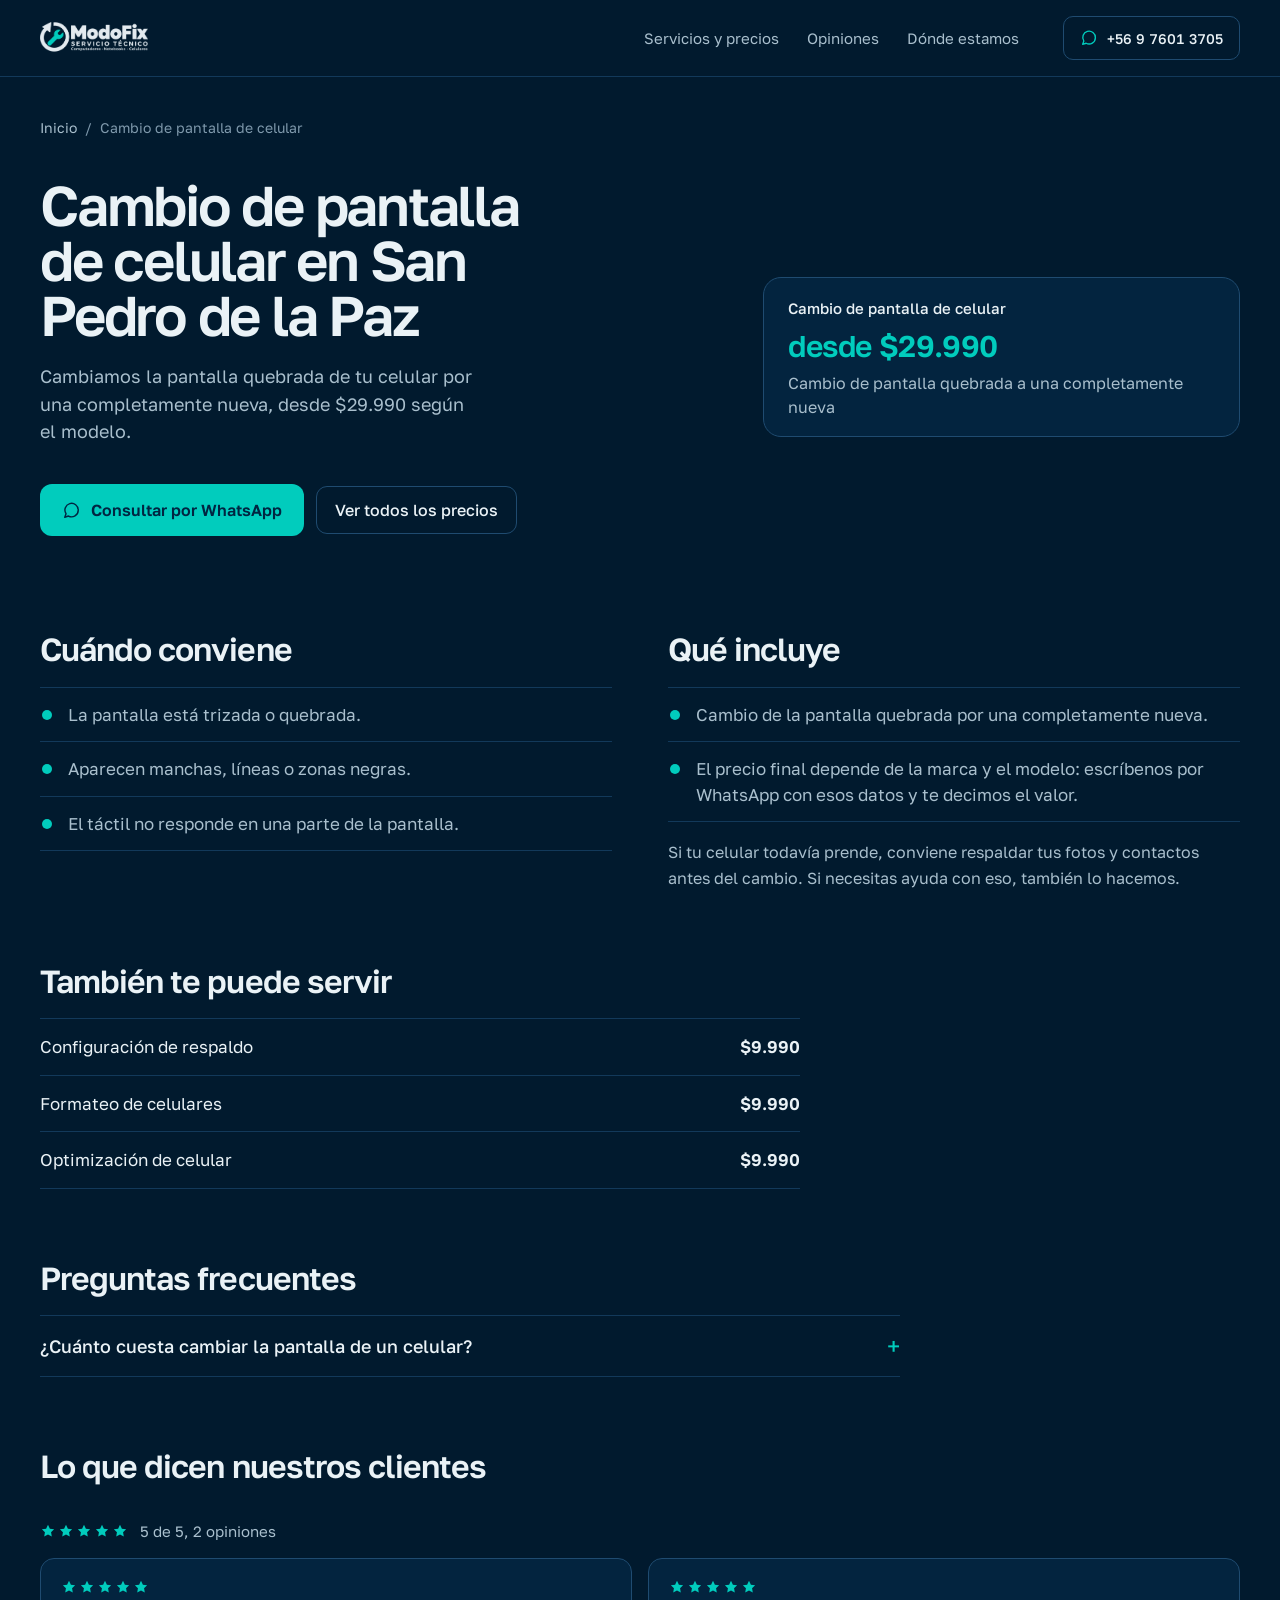
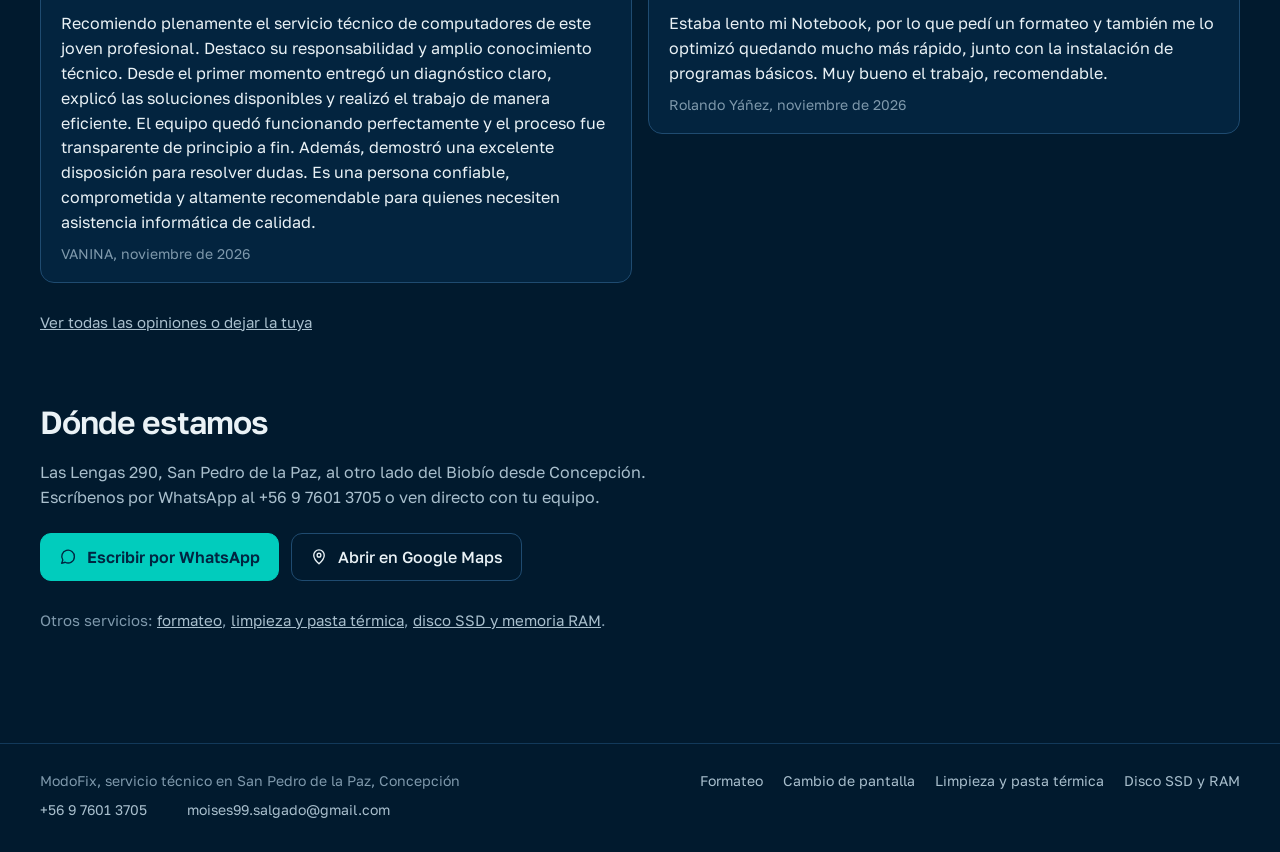
<file: cambio-pantalla-celular/index.html>
<!doctype html>
<html lang="es-CL">
<head>
<meta charset="utf-8">
<meta name="viewport" content="width=device-width, initial-scale=1">
<title>Cambio de pantalla de celular en San Pedro de la Paz | ModoFix</title>
<meta name="description" content="Cambio de pantalla de celular en San Pedro de la Paz desde $29.990, por una pantalla nueva. Envía tu modelo por WhatsApp.">
<link rel="canonical" href="https://modofix.cl/cambio-pantalla-celular/">
<script type="application/ld+json">{"@context":"https://schema.org","@type":"Service","name":"Cambio de pantalla de celular en San Pedro de la Paz","serviceType":"Cambio de pantalla de celular","url":"https://modofix.cl/cambio-pantalla-celular/","description":"Cambiamos la pantalla quebrada de tu celular por una completamente nueva, desde $29.990 según el modelo.","provider":{"@type":"LocalBusiness","@id":"https://modofix.cl/#negocio","name":"ModoFix","url":"https://modofix.cl/","telephone":"+56976013705","address":{"@type":"PostalAddress","streetAddress":"Las Lengas 290","addressLocality":"San Pedro de la Paz","addressRegion":"Región del Biobío","addressCountry":"CL"}},"areaServed":[{"@type":"City","name":"San Pedro de la Paz"},{"@type":"City","name":"Concepción"}],"offers":[{"@type":"Offer","priceCurrency":"CLP","itemOffered":{"@type":"Service","name":"Cambio de pantalla de celular","description":"Cambio de pantalla quebrada a una completamente nueva"},"priceSpecification":{"@type":"PriceSpecification","minPrice":29990,"priceCurrency":"CLP"}}]}</script>
<script type="application/ld+json">{"@context":"https://schema.org","@type":"BreadcrumbList","itemListElement":[{"@type":"ListItem","position":1,"name":"Inicio","item":"https://modofix.cl/"},{"@type":"ListItem","position":2,"name":"Cambio de pantalla de celular","item":"https://modofix.cl/cambio-pantalla-celular/"}]}</script>
<script type="application/ld+json">{"@context":"https://schema.org","@type":"FAQPage","mainEntity":[{"@type":"Question","name":"¿Cuánto cuesta cambiar la pantalla de un celular?","acceptedAnswer":{"@type":"Answer","text":"El cambio de pantalla de celular parte en $29.990 y se cambia la pantalla quebrada por una completamente nueva. El precio final depende del modelo: escríbenos por WhatsApp con la marca y el modelo de tu celular y te decimos el valor."}}]}</script>
<meta name="theme-color" content="#011A2E">
<meta property="og:type" content="website">
<meta property="og:locale" content="es_CL">
<meta property="og:site_name" content="ModoFix">
<meta property="og:url" content="https://modofix.cl/cambio-pantalla-celular/">
<meta property="og:title" content="Cambio de pantalla de celular en San Pedro de la Paz | ModoFix">
<meta property="og:description" content="Cambio de pantalla de celular en San Pedro de la Paz desde $29.990, por una pantalla nueva. Envía tu modelo por WhatsApp.">
<meta property="og:image" content="https://modofix.cl/assets/img/og.jpg">
<meta property="og:image:width" content="1200">
<meta property="og:image:height" content="630">
<meta property="og:image:alt" content="ModoFix, servicio técnico de computadores, notebooks y celulares en San Pedro de la Paz">
<meta name="twitter:card" content="summary_large_image">
<link rel="icon" href="/favicon.ico" sizes="48x48">
<link rel="icon" href="/assets/img/icon-192.png" type="image/png" sizes="192x192">
<link rel="apple-touch-icon" href="/assets/img/apple-touch-icon.png">
<link rel="preconnect" href="https://fonts.googleapis.com">
<link rel="preconnect" href="https://fonts.gstatic.com" crossorigin>
<link href="https://fonts.googleapis.com/css2?family=Golos+Text:wght@400;500;600;700&amp;display=swap" rel="stylesheet">
<link rel="stylesheet" href="/assets/css/site.css">
<script>document.documentElement.classList.add('js');</script>
</head>
<body>
<div class="mf">
<a class="mf-skip" href="#main">Saltar al contenido</a>
<header class="mf-top">
  <div class="mf-wrap mf-top__in">
    <a class="mf-brand" href="/" aria-label="ModoFix, inicio"><img class="mf-logo" src="/assets/img/modofix-logo-claro.png" width="569" height="168" alt="ModoFix"></a>
    <nav class="mf-nav" aria-label="Secciones">
      <a href="/#servicios">Servicios y precios</a>
      <a href="/#opiniones">Opiniones</a>
      <a href="/#ubicacion">Dónde estamos</a>
    </nav>
    <a class="mf-top__wa" href="https://wa.me/56976013705" target="_blank" rel="noopener"><svg viewBox="0 0 24 24" fill="none" stroke="currentColor" stroke-width="1.8" stroke-linecap="round" stroke-linejoin="round" aria-hidden="true"><path d="M20.5 11.6a8.4 8.4 0 0 1-12.3 7.4L3.5 20.5l1.6-4.5a8.4 8.4 0 1 1 15.4-4.4z"></path></svg><span>+56 9 7601 3705</span></a>
  </div>
</header>
<main id="main" class="mf-svc">
  <div class="mf-wrap">
    <nav class="mf-crumbs" aria-label="Ruta"><a href="/">Inicio</a><span aria-hidden="true">/</span><span aria-current="page">Cambio de pantalla de celular</span></nav>
    <div class="mf-svc__top">
      <div>
        <h1 class="mf-h1 mf-svc__h1">Cambio de pantalla de celular en San Pedro de la Paz</h1>
        <p class="mf-sub">Cambiamos la pantalla quebrada de tu celular por una completamente nueva, desde $29.990 según el modelo.</p>
        <div class="mf-404__actions">
          <a class="mf-cta" href="https://wa.me/56976013705?text=Hola%20ModoFix%2C%20quiero%20cambiar%20la%20pantalla%20de%20mi%20celular.%20Marca%20y%20modelo%3A%20" target="_blank" rel="noopener"><svg viewBox="0 0 24 24" fill="none" stroke="currentColor" stroke-width="1.8" stroke-linecap="round" stroke-linejoin="round" aria-hidden="true"><path d="M20.5 11.6a8.4 8.4 0 0 1-12.3 7.4L3.5 20.5l1.6-4.5a8.4 8.4 0 1 1 15.4-4.4z"></path></svg>Consultar por WhatsApp</a>
          <a class="mf-btn" href="/#servicios">Ver todos los precios</a>
        </div>
      </div>
      <div class="mf-card mf-svc__price"><dl><div class="mf-card__row"><dt>Cambio de pantalla de celular</dt><dd><strong>desde $29.990</strong>Cambio de pantalla quebrada a una completamente nueva</dd></div></dl></div>
    </div>

    <section class="mf-svc__grid" aria-label="Detalle del servicio">
      <div class="mf-svc__sec">
        <h2 class="mf-svc__h2">Cuándo conviene</h2>
        <ul class="mf-svc__list"><li>La pantalla está trizada o quebrada.</li><li>Aparecen manchas, líneas o zonas negras.</li><li>El táctil no responde en una parte de la pantalla.</li></ul>
      </div>
      <div class="mf-svc__sec">
        <h2 class="mf-svc__h2">Qué incluye</h2>
        <ul class="mf-svc__list"><li>Cambio de la pantalla quebrada por una completamente nueva.</li><li>El precio final depende de la marca y el modelo: escríbenos por WhatsApp con esos datos y te decimos el valor.</li></ul>
        <p class="mf-svc__note">Si tu celular todavía prende, conviene respaldar tus fotos y contactos antes del cambio. Si necesitas ayuda con eso, también lo hacemos.</p>
      </div>
    </section>

    <section class="mf-svc__sec mf-svc__rel" aria-labelledby="rel-h">
      <h2 class="mf-svc__h2" id="rel-h">También te puede servir</h2>
      <ul class="mf-svc__rows"><li><span>Configuración de respaldo</span><span class="mf-svc__p">$9.990</span></li><li><span>Formateo de celulares</span><span class="mf-svc__p">$9.990</span></li><li><span>Optimización de celular</span><span class="mf-svc__p">$9.990</span></li></ul>
    </section>

    <section class="mf-svc__sec" aria-labelledby="faq-h"><h2 class="mf-svc__h2" id="faq-h">Preguntas frecuentes</h2><div class="mf-faq__list"><details class="mf-faq__item"><summary>¿Cuánto cuesta cambiar la pantalla de un celular?</summary><p>El cambio de pantalla de celular parte en $29.990 y se cambia la pantalla quebrada por una completamente nueva. El precio final depende del modelo: escríbenos por WhatsApp con la marca y el modelo de tu celular y te decimos el valor.</p></details></div></section>

    <section class="mf-svc__sec mf-svc__ops" aria-labelledby="ops-h"><h2 class="mf-svc__h2" id="ops-h">Lo que dicen nuestros clientes</h2><div class="mf-reviews"><p class="mf-reviews__summary"><span class="mf-review__stars" role="img" aria-label="5 de 5 estrellas"><svg class="is-on" viewBox="0 0 24 24" aria-hidden="true" focusable="false"><path d="M12 2.8l2.84 5.76 6.36.92-4.6 4.48 1.08 6.33L12 17.3l-5.68 2.99 1.08-6.33-4.6-4.48 6.36-.92z"></path></svg><svg class="is-on" viewBox="0 0 24 24" aria-hidden="true" focusable="false"><path d="M12 2.8l2.84 5.76 6.36.92-4.6 4.48 1.08 6.33L12 17.3l-5.68 2.99 1.08-6.33-4.6-4.48 6.36-.92z"></path></svg><svg class="is-on" viewBox="0 0 24 24" aria-hidden="true" focusable="false"><path d="M12 2.8l2.84 5.76 6.36.92-4.6 4.48 1.08 6.33L12 17.3l-5.68 2.99 1.08-6.33-4.6-4.48 6.36-.92z"></path></svg><svg class="is-on" viewBox="0 0 24 24" aria-hidden="true" focusable="false"><path d="M12 2.8l2.84 5.76 6.36.92-4.6 4.48 1.08 6.33L12 17.3l-5.68 2.99 1.08-6.33-4.6-4.48 6.36-.92z"></path></svg><svg class="is-on" viewBox="0 0 24 24" aria-hidden="true" focusable="false"><path d="M12 2.8l2.84 5.76 6.36.92-4.6 4.48 1.08 6.33L12 17.3l-5.68 2.99 1.08-6.33-4.6-4.48 6.36-.92z"></path></svg></span><span>5 de 5, 2 opiniones</span></p><ul class="mf-reviews__list"><li class="mf-review"><span class="mf-review__stars" role="img" aria-label="5 de 5 estrellas"><svg class="is-on" viewBox="0 0 24 24" aria-hidden="true" focusable="false"><path d="M12 2.8l2.84 5.76 6.36.92-4.6 4.48 1.08 6.33L12 17.3l-5.68 2.99 1.08-6.33-4.6-4.48 6.36-.92z"></path></svg><svg class="is-on" viewBox="0 0 24 24" aria-hidden="true" focusable="false"><path d="M12 2.8l2.84 5.76 6.36.92-4.6 4.48 1.08 6.33L12 17.3l-5.68 2.99 1.08-6.33-4.6-4.48 6.36-.92z"></path></svg><svg class="is-on" viewBox="0 0 24 24" aria-hidden="true" focusable="false"><path d="M12 2.8l2.84 5.76 6.36.92-4.6 4.48 1.08 6.33L12 17.3l-5.68 2.99 1.08-6.33-4.6-4.48 6.36-.92z"></path></svg><svg class="is-on" viewBox="0 0 24 24" aria-hidden="true" focusable="false"><path d="M12 2.8l2.84 5.76 6.36.92-4.6 4.48 1.08 6.33L12 17.3l-5.68 2.99 1.08-6.33-4.6-4.48 6.36-.92z"></path></svg><svg class="is-on" viewBox="0 0 24 24" aria-hidden="true" focusable="false"><path d="M12 2.8l2.84 5.76 6.36.92-4.6 4.48 1.08 6.33L12 17.3l-5.68 2.99 1.08-6.33-4.6-4.48 6.36-.92z"></path></svg></span><blockquote class="mf-review__text">Recomiendo plenamente el servicio técnico de computadores de este joven profesional. Destaco su responsabilidad y amplio conocimiento técnico. Desde el primer momento entregó un diagnóstico claro, explicó las soluciones disponibles y realizó el trabajo de manera eficiente. El equipo quedó funcionando perfectamente y el proceso fue transparente de principio a fin. Además, demostró una excelente disposición para resolver dudas. Es una persona confiable, comprometida y altamente recomendable para quienes necesiten asistencia informática de calidad.</blockquote><p class="mf-review__who">VANINA, noviembre de 2026</p></li><li class="mf-review"><span class="mf-review__stars" role="img" aria-label="5 de 5 estrellas"><svg class="is-on" viewBox="0 0 24 24" aria-hidden="true" focusable="false"><path d="M12 2.8l2.84 5.76 6.36.92-4.6 4.48 1.08 6.33L12 17.3l-5.68 2.99 1.08-6.33-4.6-4.48 6.36-.92z"></path></svg><svg class="is-on" viewBox="0 0 24 24" aria-hidden="true" focusable="false"><path d="M12 2.8l2.84 5.76 6.36.92-4.6 4.48 1.08 6.33L12 17.3l-5.68 2.99 1.08-6.33-4.6-4.48 6.36-.92z"></path></svg><svg class="is-on" viewBox="0 0 24 24" aria-hidden="true" focusable="false"><path d="M12 2.8l2.84 5.76 6.36.92-4.6 4.48 1.08 6.33L12 17.3l-5.68 2.99 1.08-6.33-4.6-4.48 6.36-.92z"></path></svg><svg class="is-on" viewBox="0 0 24 24" aria-hidden="true" focusable="false"><path d="M12 2.8l2.84 5.76 6.36.92-4.6 4.48 1.08 6.33L12 17.3l-5.68 2.99 1.08-6.33-4.6-4.48 6.36-.92z"></path></svg><svg class="is-on" viewBox="0 0 24 24" aria-hidden="true" focusable="false"><path d="M12 2.8l2.84 5.76 6.36.92-4.6 4.48 1.08 6.33L12 17.3l-5.68 2.99 1.08-6.33-4.6-4.48 6.36-.92z"></path></svg></span><blockquote class="mf-review__text">Estaba lento mi Notebook, por lo que pedí un formateo y también me lo optimizó quedando mucho más rápido, junto con la instalación de programas básicos. Muy bueno el trabajo, recomendable.</blockquote><p class="mf-review__who">Rolando Yáñez, noviembre de 2026</p></li></ul></div><p class="mf-svc__more"><a href="/#opiniones">Ver todas las opiniones o dejar la tuya</a></p></section>

    <section class="mf-svc__sec mf-svc__where" aria-labelledby="where-h">
      <h2 class="mf-svc__h2" id="where-h">Dónde estamos</h2>
      <p class="mf-svc__note">Las Lengas 290, San Pedro de la Paz, al otro lado del Biobío desde Concepción. Escríbenos por WhatsApp al +56 9 7601 3705 o ven directo con tu equipo.</p>
      <div class="mf-404__actions">
        <a class="mf-btn mf-btn--teal" href="https://wa.me/56976013705?text=Hola%20ModoFix%2C%20quiero%20cambiar%20la%20pantalla%20de%20mi%20celular.%20Marca%20y%20modelo%3A%20" target="_blank" rel="noopener"><svg viewBox="0 0 24 24" fill="none" stroke="currentColor" stroke-width="1.8" stroke-linecap="round" stroke-linejoin="round" aria-hidden="true"><path d="M20.5 11.6a8.4 8.4 0 0 1-12.3 7.4L3.5 20.5l1.6-4.5a8.4 8.4 0 1 1 15.4-4.4z"></path></svg>Escribir por WhatsApp</a>
        <a class="mf-btn" href="https://www.google.com/maps/search/?api=1&amp;query=Las+Lengas+290%2C+San+Pedro+de+la+Paz" target="_blank" rel="noopener"><svg viewBox="0 0 24 24" fill="none" stroke="currentColor" stroke-width="1.8" stroke-linecap="round" stroke-linejoin="round" aria-hidden="true"><path d="M12 21s-7-6.2-7-11.5a7 7 0 0 1 14 0C19 14.8 12 21 12 21z"></path><circle cx="12" cy="9.5" r="2.5"></circle></svg>Abrir en Google Maps</a>
      </div>
      <p class="mf-svc__more">Otros servicios: <a href="/formateo-notebook-pc/">formateo</a>, <a href="/limpieza-pasta-termica/">limpieza y pasta térmica</a>, <a href="/disco-ssd-memoria-ram/">disco SSD y memoria RAM</a>.</p>
    </section>
  </div>
</main>
<footer class="mf-foot2">
  <div class="mf-wrap mf-foot2__in">
    <p>ModoFix, servicio técnico en San Pedro de la Paz, Concepción</p>
    <nav class="mf-foot2__nav" aria-label="Servicios"><a href="/formateo-notebook-pc/">Formateo</a><a href="/cambio-pantalla-celular/">Cambio de pantalla</a><a href="/limpieza-pasta-termica/">Limpieza y pasta térmica</a><a href="/disco-ssd-memoria-ram/">Disco SSD y RAM</a></nav>
    <p><a href="https://wa.me/56976013705" target="_blank" rel="noopener">+56 9 7601 3705</a><span aria-hidden="true">  </span><a href="mailto:moises99.salgado@gmail.com">moises99.salgado@gmail.com</a></p>
  </div>
</footer>
</div>
</body>
</html>
</file>
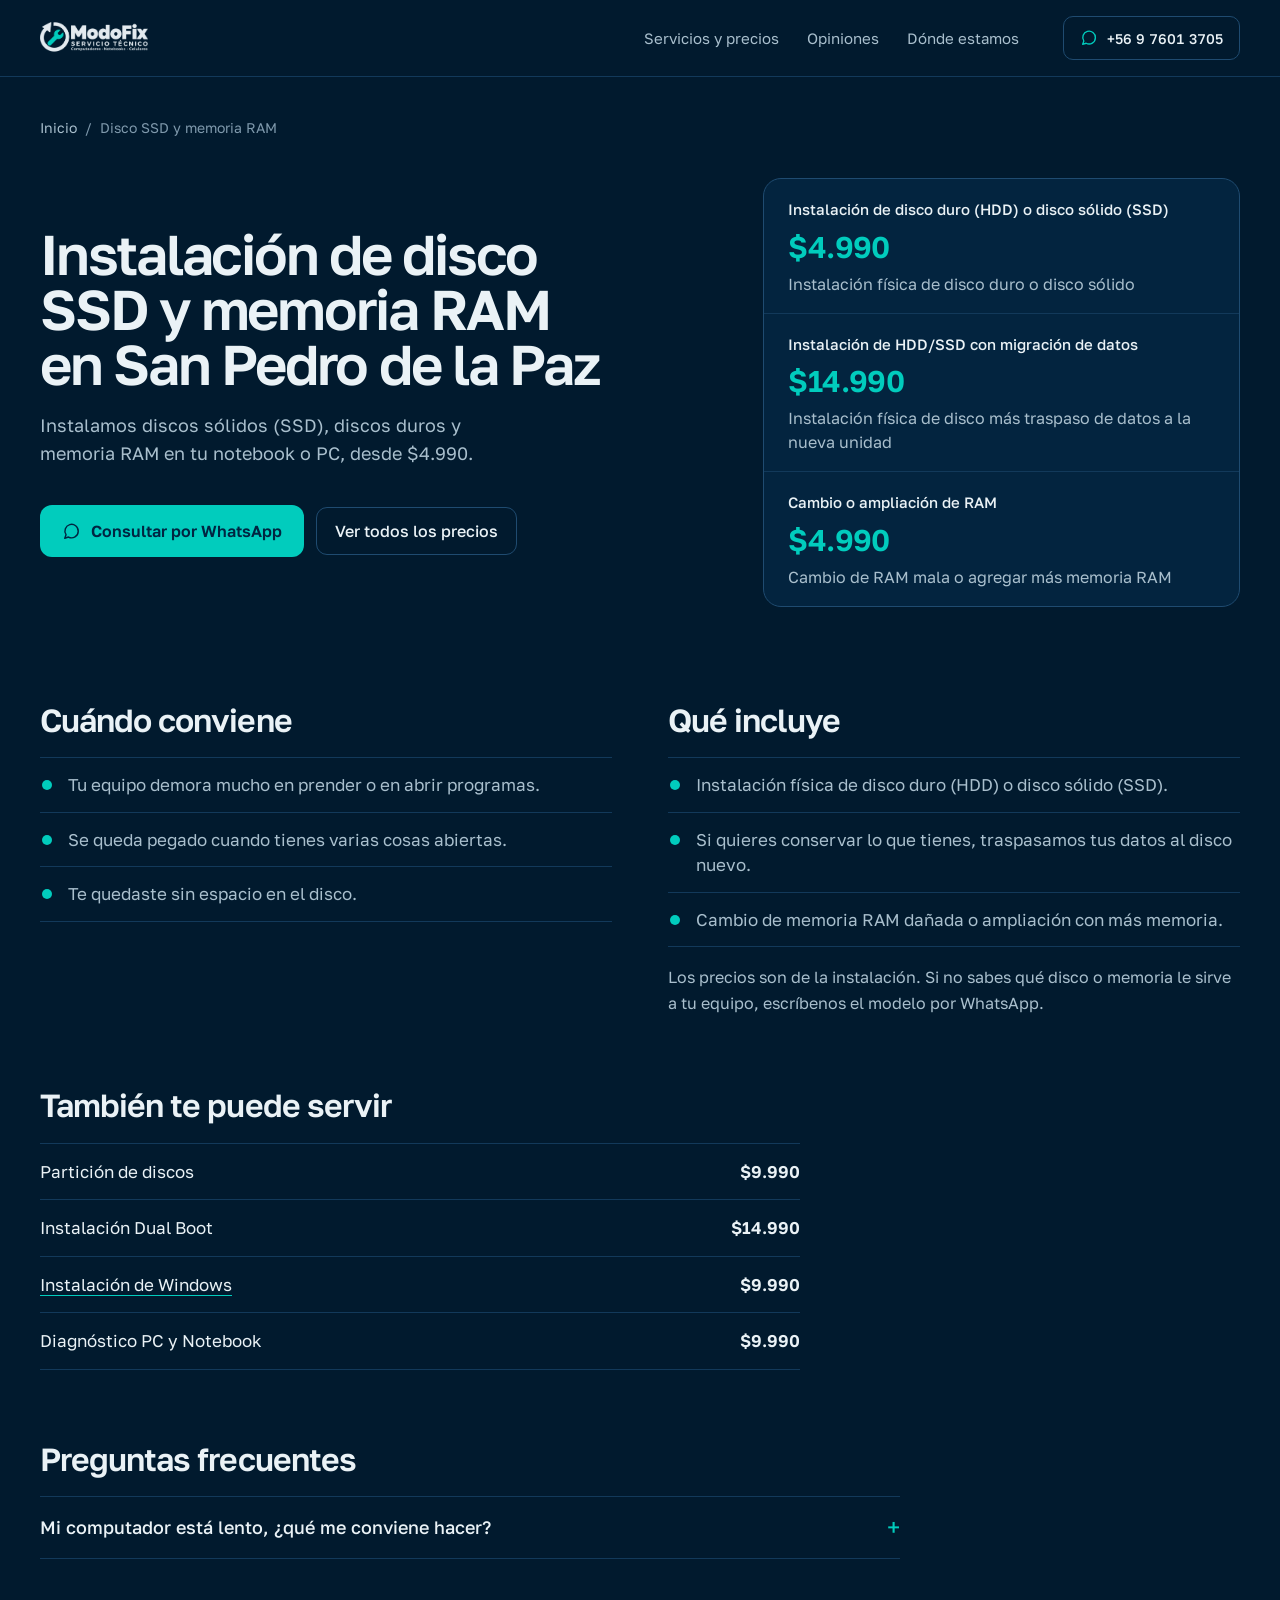
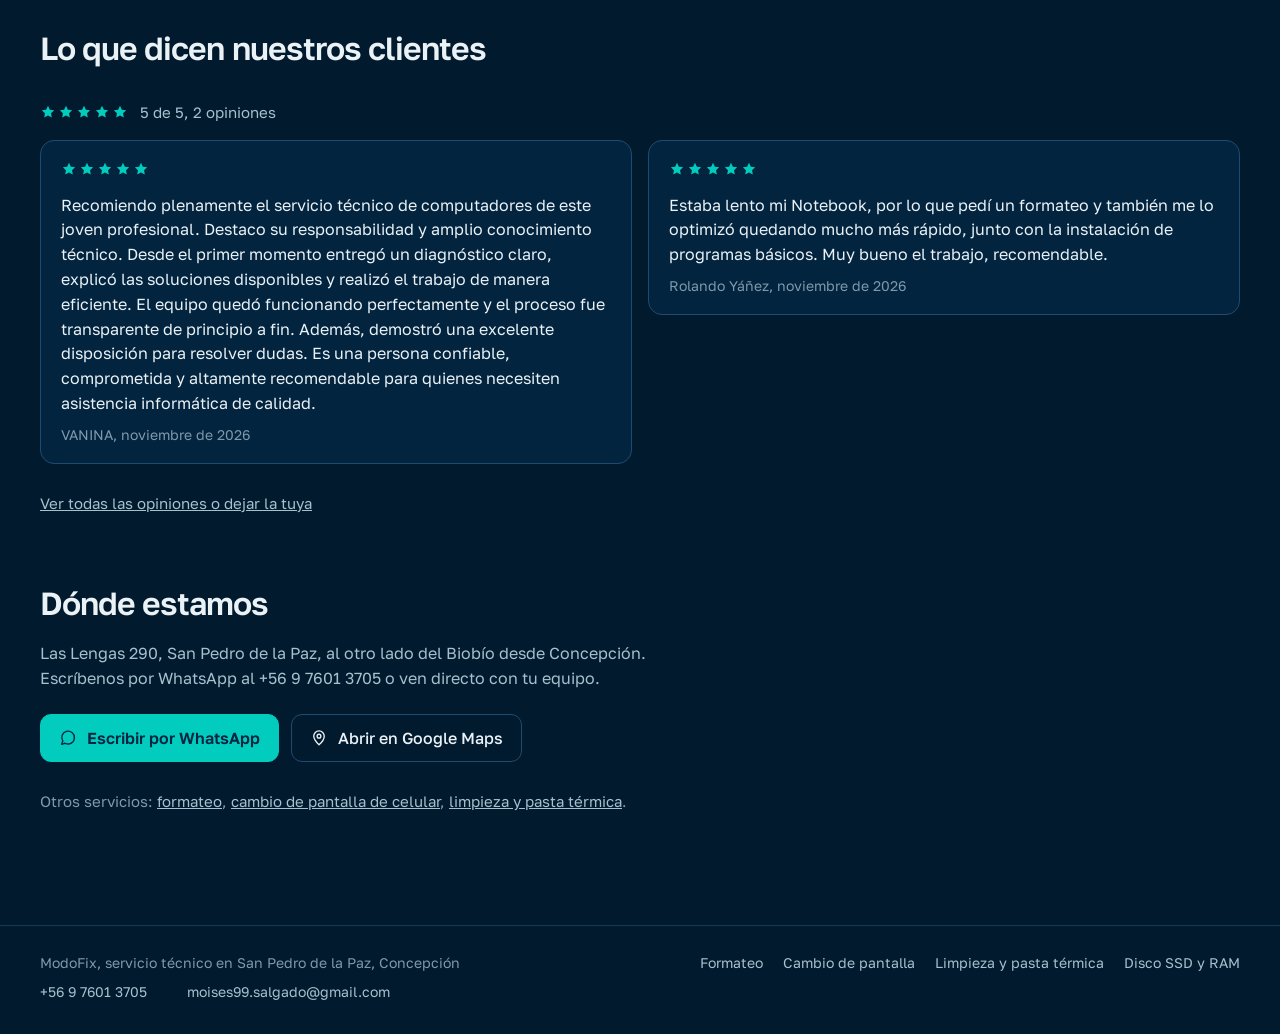
<file: disco-ssd-memoria-ram/index.html>
<!doctype html>
<html lang="es-CL">
<head>
<meta charset="utf-8">
<meta name="viewport" content="width=device-width, initial-scale=1">
<title>Instalación de disco SSD y memoria RAM en San Pedro de la Paz</title>
<meta name="description" content="Instalación de disco SSD desde $4.990 y cambio o ampliación de RAM por $4.990 en San Pedro de la Paz. Consulta por WhatsApp.">
<link rel="canonical" href="https://modofix.cl/disco-ssd-memoria-ram/">
<script type="application/ld+json">{"@context":"https://schema.org","@type":"Service","name":"Instalación de disco SSD y memoria RAM en San Pedro de la Paz","serviceType":"Disco SSD y memoria RAM","url":"https://modofix.cl/disco-ssd-memoria-ram/","description":"Instalamos discos sólidos (SSD), discos duros y memoria RAM en tu notebook o PC, desde $4.990.","provider":{"@type":"LocalBusiness","@id":"https://modofix.cl/#negocio","name":"ModoFix","url":"https://modofix.cl/","telephone":"+56976013705","address":{"@type":"PostalAddress","streetAddress":"Las Lengas 290","addressLocality":"San Pedro de la Paz","addressRegion":"Región del Biobío","addressCountry":"CL"}},"areaServed":[{"@type":"City","name":"San Pedro de la Paz"},{"@type":"City","name":"Concepción"}],"offers":[{"@type":"Offer","priceCurrency":"CLP","itemOffered":{"@type":"Service","name":"Instalación de disco duro (HDD) o disco sólido (SSD)","description":"Instalación física de disco duro o disco sólido"},"price":4990},{"@type":"Offer","priceCurrency":"CLP","itemOffered":{"@type":"Service","name":"Instalación de HDD/SSD con migración de datos","description":"Instalación física de disco más traspaso de datos a la nueva unidad"},"price":14990},{"@type":"Offer","priceCurrency":"CLP","itemOffered":{"@type":"Service","name":"Cambio o ampliación de RAM","description":"Cambio de RAM mala o agregar más memoria RAM"},"price":4990}]}</script>
<script type="application/ld+json">{"@context":"https://schema.org","@type":"BreadcrumbList","itemListElement":[{"@type":"ListItem","position":1,"name":"Inicio","item":"https://modofix.cl/"},{"@type":"ListItem","position":2,"name":"Disco SSD y memoria RAM","item":"https://modofix.cl/disco-ssd-memoria-ram/"}]}</script>
<script type="application/ld+json">{"@context":"https://schema.org","@type":"FAQPage","mainEntity":[{"@type":"Question","name":"Mi computador está lento, ¿qué me conviene hacer?","acceptedAnswer":{"@type":"Answer","text":"Si no sabes qué tiene, parte con el diagnóstico ($9.990): revisamos el equipo y te decimos qué conviene. Según lo que tenga, puede bastar la optimización ($12.990), la ampliación de memoria RAM ($4.990) o pasar a un disco sólido SSD ($4.990 la instalación, o $14.990 con el traspaso de tus datos al disco nuevo)."}}]}</script>
<meta name="theme-color" content="#011A2E">
<meta property="og:type" content="website">
<meta property="og:locale" content="es_CL">
<meta property="og:site_name" content="ModoFix">
<meta property="og:url" content="https://modofix.cl/disco-ssd-memoria-ram/">
<meta property="og:title" content="Instalación de disco SSD y memoria RAM en San Pedro de la Paz | ModoFix">
<meta property="og:description" content="Instalación de disco SSD desde $4.990 y cambio o ampliación de RAM por $4.990 en San Pedro de la Paz. Consulta por WhatsApp.">
<meta property="og:image" content="https://modofix.cl/assets/img/og.jpg">
<meta property="og:image:width" content="1200">
<meta property="og:image:height" content="630">
<meta property="og:image:alt" content="ModoFix, servicio técnico de computadores, notebooks y celulares en San Pedro de la Paz">
<meta name="twitter:card" content="summary_large_image">
<link rel="icon" href="/favicon.ico" sizes="48x48">
<link rel="icon" href="/assets/img/icon-192.png" type="image/png" sizes="192x192">
<link rel="apple-touch-icon" href="/assets/img/apple-touch-icon.png">
<link rel="preconnect" href="https://fonts.googleapis.com">
<link rel="preconnect" href="https://fonts.gstatic.com" crossorigin>
<link href="https://fonts.googleapis.com/css2?family=Golos+Text:wght@400;500;600;700&amp;display=swap" rel="stylesheet">
<link rel="stylesheet" href="/assets/css/site.css">
<script>document.documentElement.classList.add('js');</script>
</head>
<body>
<div class="mf">
<a class="mf-skip" href="#main">Saltar al contenido</a>
<header class="mf-top">
  <div class="mf-wrap mf-top__in">
    <a class="mf-brand" href="/" aria-label="ModoFix, inicio"><img class="mf-logo" src="/assets/img/modofix-logo-claro.png" width="569" height="168" alt="ModoFix"></a>
    <nav class="mf-nav" aria-label="Secciones">
      <a href="/#servicios">Servicios y precios</a>
      <a href="/#opiniones">Opiniones</a>
      <a href="/#ubicacion">Dónde estamos</a>
    </nav>
    <a class="mf-top__wa" href="https://wa.me/56976013705" target="_blank" rel="noopener"><svg viewBox="0 0 24 24" fill="none" stroke="currentColor" stroke-width="1.8" stroke-linecap="round" stroke-linejoin="round" aria-hidden="true"><path d="M20.5 11.6a8.4 8.4 0 0 1-12.3 7.4L3.5 20.5l1.6-4.5a8.4 8.4 0 1 1 15.4-4.4z"></path></svg><span>+56 9 7601 3705</span></a>
  </div>
</header>
<main id="main" class="mf-svc">
  <div class="mf-wrap">
    <nav class="mf-crumbs" aria-label="Ruta"><a href="/">Inicio</a><span aria-hidden="true">/</span><span aria-current="page">Disco SSD y memoria RAM</span></nav>
    <div class="mf-svc__top">
      <div>
        <h1 class="mf-h1 mf-svc__h1">Instalación de disco SSD y memoria RAM en San Pedro de la Paz</h1>
        <p class="mf-sub">Instalamos discos sólidos (SSD), discos duros y memoria RAM en tu notebook o PC, desde $4.990.</p>
        <div class="mf-404__actions">
          <a class="mf-cta" href="https://wa.me/56976013705?text=Hola%20ModoFix%2C%20quiero%20instalar%20un%20disco%20SSD%20o%20memoria%20RAM.%20Mi%20equipo%20es%3A%20" target="_blank" rel="noopener"><svg viewBox="0 0 24 24" fill="none" stroke="currentColor" stroke-width="1.8" stroke-linecap="round" stroke-linejoin="round" aria-hidden="true"><path d="M20.5 11.6a8.4 8.4 0 0 1-12.3 7.4L3.5 20.5l1.6-4.5a8.4 8.4 0 1 1 15.4-4.4z"></path></svg>Consultar por WhatsApp</a>
          <a class="mf-btn" href="/#servicios">Ver todos los precios</a>
        </div>
      </div>
      <div class="mf-card mf-svc__price"><dl><div class="mf-card__row"><dt>Instalación de disco duro (HDD) o disco sólido (SSD)</dt><dd><strong>$4.990</strong>Instalación física de disco duro o disco sólido</dd></div><div class="mf-card__row"><dt>Instalación de HDD/SSD con migración de datos</dt><dd><strong>$14.990</strong>Instalación física de disco más traspaso de datos a la nueva unidad</dd></div><div class="mf-card__row"><dt>Cambio o ampliación de RAM</dt><dd><strong>$4.990</strong>Cambio de RAM mala o agregar más memoria RAM</dd></div></dl></div>
    </div>

    <section class="mf-svc__grid" aria-label="Detalle del servicio">
      <div class="mf-svc__sec">
        <h2 class="mf-svc__h2">Cuándo conviene</h2>
        <ul class="mf-svc__list"><li>Tu equipo demora mucho en prender o en abrir programas.</li><li>Se queda pegado cuando tienes varias cosas abiertas.</li><li>Te quedaste sin espacio en el disco.</li></ul>
      </div>
      <div class="mf-svc__sec">
        <h2 class="mf-svc__h2">Qué incluye</h2>
        <ul class="mf-svc__list"><li>Instalación física de disco duro (HDD) o disco sólido (SSD).</li><li>Si quieres conservar lo que tienes, traspasamos tus datos al disco nuevo.</li><li>Cambio de memoria RAM dañada o ampliación con más memoria.</li></ul>
        <p class="mf-svc__note">Los precios son de la instalación. Si no sabes qué disco o memoria le sirve a tu equipo, escríbenos el modelo por WhatsApp.</p>
      </div>
    </section>

    <section class="mf-svc__sec mf-svc__rel" aria-labelledby="rel-h">
      <h2 class="mf-svc__h2" id="rel-h">También te puede servir</h2>
      <ul class="mf-svc__rows"><li><span>Partición de discos</span><span class="mf-svc__p">$9.990</span></li><li><span>Instalación Dual Boot</span><span class="mf-svc__p">$14.990</span></li><li><span><a href="/formateo-notebook-pc/">Instalación de Windows</a></span><span class="mf-svc__p">$9.990</span></li><li><span>Diagnóstico PC y Notebook</span><span class="mf-svc__p">$9.990</span></li></ul>
    </section>

    <section class="mf-svc__sec" aria-labelledby="faq-h"><h2 class="mf-svc__h2" id="faq-h">Preguntas frecuentes</h2><div class="mf-faq__list"><details class="mf-faq__item"><summary>Mi computador está lento, ¿qué me conviene hacer?</summary><p>Si no sabes qué tiene, parte con el diagnóstico ($9.990): revisamos el equipo y te decimos qué conviene. Según lo que tenga, puede bastar la optimización ($12.990), la ampliación de memoria RAM ($4.990) o pasar a un disco sólido SSD ($4.990 la instalación, o $14.990 con el traspaso de tus datos al disco nuevo).</p></details></div></section>

    <section class="mf-svc__sec mf-svc__ops" aria-labelledby="ops-h"><h2 class="mf-svc__h2" id="ops-h">Lo que dicen nuestros clientes</h2><div class="mf-reviews"><p class="mf-reviews__summary"><span class="mf-review__stars" role="img" aria-label="5 de 5 estrellas"><svg class="is-on" viewBox="0 0 24 24" aria-hidden="true" focusable="false"><path d="M12 2.8l2.84 5.76 6.36.92-4.6 4.48 1.08 6.33L12 17.3l-5.68 2.99 1.08-6.33-4.6-4.48 6.36-.92z"></path></svg><svg class="is-on" viewBox="0 0 24 24" aria-hidden="true" focusable="false"><path d="M12 2.8l2.84 5.76 6.36.92-4.6 4.48 1.08 6.33L12 17.3l-5.68 2.99 1.08-6.33-4.6-4.48 6.36-.92z"></path></svg><svg class="is-on" viewBox="0 0 24 24" aria-hidden="true" focusable="false"><path d="M12 2.8l2.84 5.76 6.36.92-4.6 4.48 1.08 6.33L12 17.3l-5.68 2.99 1.08-6.33-4.6-4.48 6.36-.92z"></path></svg><svg class="is-on" viewBox="0 0 24 24" aria-hidden="true" focusable="false"><path d="M12 2.8l2.84 5.76 6.36.92-4.6 4.48 1.08 6.33L12 17.3l-5.68 2.99 1.08-6.33-4.6-4.48 6.36-.92z"></path></svg><svg class="is-on" viewBox="0 0 24 24" aria-hidden="true" focusable="false"><path d="M12 2.8l2.84 5.76 6.36.92-4.6 4.48 1.08 6.33L12 17.3l-5.68 2.99 1.08-6.33-4.6-4.48 6.36-.92z"></path></svg></span><span>5 de 5, 2 opiniones</span></p><ul class="mf-reviews__list"><li class="mf-review"><span class="mf-review__stars" role="img" aria-label="5 de 5 estrellas"><svg class="is-on" viewBox="0 0 24 24" aria-hidden="true" focusable="false"><path d="M12 2.8l2.84 5.76 6.36.92-4.6 4.48 1.08 6.33L12 17.3l-5.68 2.99 1.08-6.33-4.6-4.48 6.36-.92z"></path></svg><svg class="is-on" viewBox="0 0 24 24" aria-hidden="true" focusable="false"><path d="M12 2.8l2.84 5.76 6.36.92-4.6 4.48 1.08 6.33L12 17.3l-5.68 2.99 1.08-6.33-4.6-4.48 6.36-.92z"></path></svg><svg class="is-on" viewBox="0 0 24 24" aria-hidden="true" focusable="false"><path d="M12 2.8l2.84 5.76 6.36.92-4.6 4.48 1.08 6.33L12 17.3l-5.68 2.99 1.08-6.33-4.6-4.48 6.36-.92z"></path></svg><svg class="is-on" viewBox="0 0 24 24" aria-hidden="true" focusable="false"><path d="M12 2.8l2.84 5.76 6.36.92-4.6 4.48 1.08 6.33L12 17.3l-5.68 2.99 1.08-6.33-4.6-4.48 6.36-.92z"></path></svg><svg class="is-on" viewBox="0 0 24 24" aria-hidden="true" focusable="false"><path d="M12 2.8l2.84 5.76 6.36.92-4.6 4.48 1.08 6.33L12 17.3l-5.68 2.99 1.08-6.33-4.6-4.48 6.36-.92z"></path></svg></span><blockquote class="mf-review__text">Recomiendo plenamente el servicio técnico de computadores de este joven profesional. Destaco su responsabilidad y amplio conocimiento técnico. Desde el primer momento entregó un diagnóstico claro, explicó las soluciones disponibles y realizó el trabajo de manera eficiente. El equipo quedó funcionando perfectamente y el proceso fue transparente de principio a fin. Además, demostró una excelente disposición para resolver dudas. Es una persona confiable, comprometida y altamente recomendable para quienes necesiten asistencia informática de calidad.</blockquote><p class="mf-review__who">VANINA, noviembre de 2026</p></li><li class="mf-review"><span class="mf-review__stars" role="img" aria-label="5 de 5 estrellas"><svg class="is-on" viewBox="0 0 24 24" aria-hidden="true" focusable="false"><path d="M12 2.8l2.84 5.76 6.36.92-4.6 4.48 1.08 6.33L12 17.3l-5.68 2.99 1.08-6.33-4.6-4.48 6.36-.92z"></path></svg><svg class="is-on" viewBox="0 0 24 24" aria-hidden="true" focusable="false"><path d="M12 2.8l2.84 5.76 6.36.92-4.6 4.48 1.08 6.33L12 17.3l-5.68 2.99 1.08-6.33-4.6-4.48 6.36-.92z"></path></svg><svg class="is-on" viewBox="0 0 24 24" aria-hidden="true" focusable="false"><path d="M12 2.8l2.84 5.76 6.36.92-4.6 4.48 1.08 6.33L12 17.3l-5.68 2.99 1.08-6.33-4.6-4.48 6.36-.92z"></path></svg><svg class="is-on" viewBox="0 0 24 24" aria-hidden="true" focusable="false"><path d="M12 2.8l2.84 5.76 6.36.92-4.6 4.48 1.08 6.33L12 17.3l-5.68 2.99 1.08-6.33-4.6-4.48 6.36-.92z"></path></svg><svg class="is-on" viewBox="0 0 24 24" aria-hidden="true" focusable="false"><path d="M12 2.8l2.84 5.76 6.36.92-4.6 4.48 1.08 6.33L12 17.3l-5.68 2.99 1.08-6.33-4.6-4.48 6.36-.92z"></path></svg></span><blockquote class="mf-review__text">Estaba lento mi Notebook, por lo que pedí un formateo y también me lo optimizó quedando mucho más rápido, junto con la instalación de programas básicos. Muy bueno el trabajo, recomendable.</blockquote><p class="mf-review__who">Rolando Yáñez, noviembre de 2026</p></li></ul></div><p class="mf-svc__more"><a href="/#opiniones">Ver todas las opiniones o dejar la tuya</a></p></section>

    <section class="mf-svc__sec mf-svc__where" aria-labelledby="where-h">
      <h2 class="mf-svc__h2" id="where-h">Dónde estamos</h2>
      <p class="mf-svc__note">Las Lengas 290, San Pedro de la Paz, al otro lado del Biobío desde Concepción. Escríbenos por WhatsApp al +56 9 7601 3705 o ven directo con tu equipo.</p>
      <div class="mf-404__actions">
        <a class="mf-btn mf-btn--teal" href="https://wa.me/56976013705?text=Hola%20ModoFix%2C%20quiero%20instalar%20un%20disco%20SSD%20o%20memoria%20RAM.%20Mi%20equipo%20es%3A%20" target="_blank" rel="noopener"><svg viewBox="0 0 24 24" fill="none" stroke="currentColor" stroke-width="1.8" stroke-linecap="round" stroke-linejoin="round" aria-hidden="true"><path d="M20.5 11.6a8.4 8.4 0 0 1-12.3 7.4L3.5 20.5l1.6-4.5a8.4 8.4 0 1 1 15.4-4.4z"></path></svg>Escribir por WhatsApp</a>
        <a class="mf-btn" href="https://www.google.com/maps/search/?api=1&amp;query=Las+Lengas+290%2C+San+Pedro+de+la+Paz" target="_blank" rel="noopener"><svg viewBox="0 0 24 24" fill="none" stroke="currentColor" stroke-width="1.8" stroke-linecap="round" stroke-linejoin="round" aria-hidden="true"><path d="M12 21s-7-6.2-7-11.5a7 7 0 0 1 14 0C19 14.8 12 21 12 21z"></path><circle cx="12" cy="9.5" r="2.5"></circle></svg>Abrir en Google Maps</a>
      </div>
      <p class="mf-svc__more">Otros servicios: <a href="/formateo-notebook-pc/">formateo</a>, <a href="/cambio-pantalla-celular/">cambio de pantalla de celular</a>, <a href="/limpieza-pasta-termica/">limpieza y pasta térmica</a>.</p>
    </section>
  </div>
</main>
<footer class="mf-foot2">
  <div class="mf-wrap mf-foot2__in">
    <p>ModoFix, servicio técnico en San Pedro de la Paz, Concepción</p>
    <nav class="mf-foot2__nav" aria-label="Servicios"><a href="/formateo-notebook-pc/">Formateo</a><a href="/cambio-pantalla-celular/">Cambio de pantalla</a><a href="/limpieza-pasta-termica/">Limpieza y pasta térmica</a><a href="/disco-ssd-memoria-ram/">Disco SSD y RAM</a></nav>
    <p><a href="https://wa.me/56976013705" target="_blank" rel="noopener">+56 9 7601 3705</a><span aria-hidden="true">  </span><a href="mailto:moises99.salgado@gmail.com">moises99.salgado@gmail.com</a></p>
  </div>
</footer>
</div>
</body>
</html>
</file>
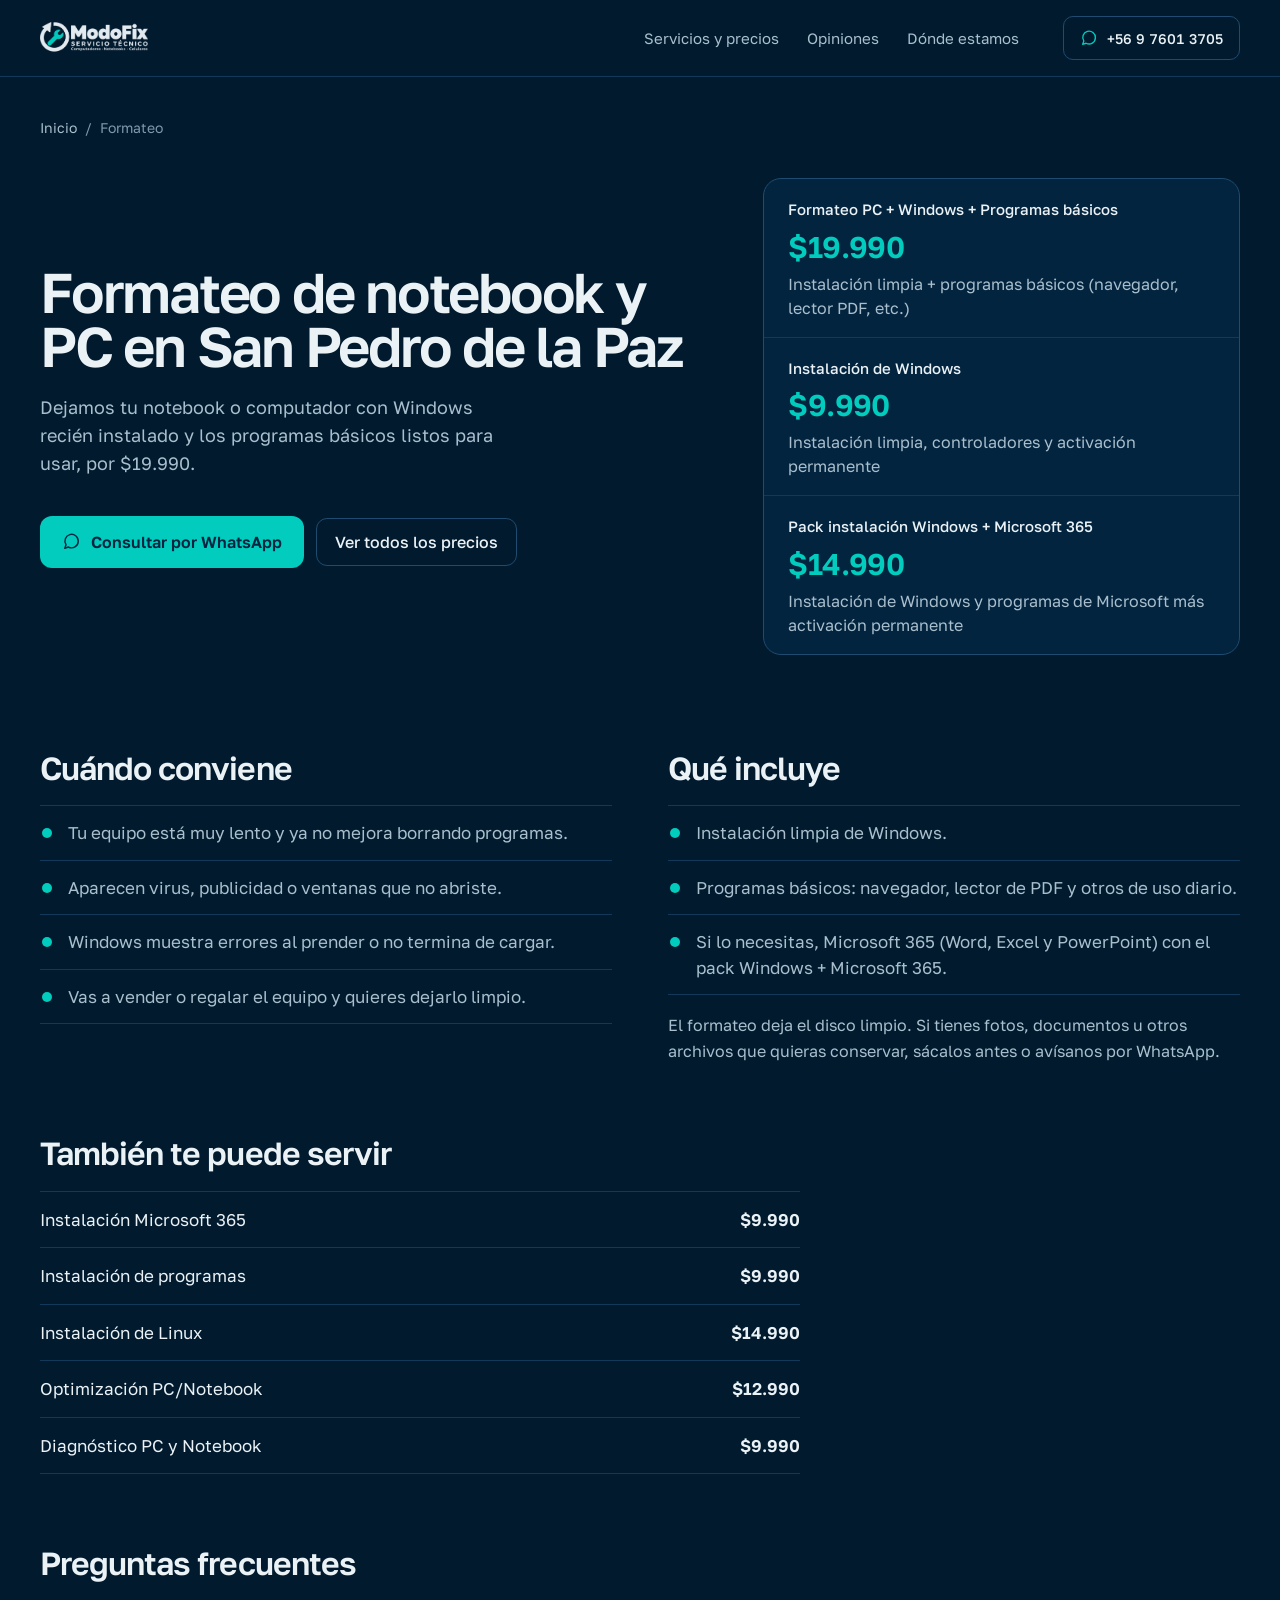
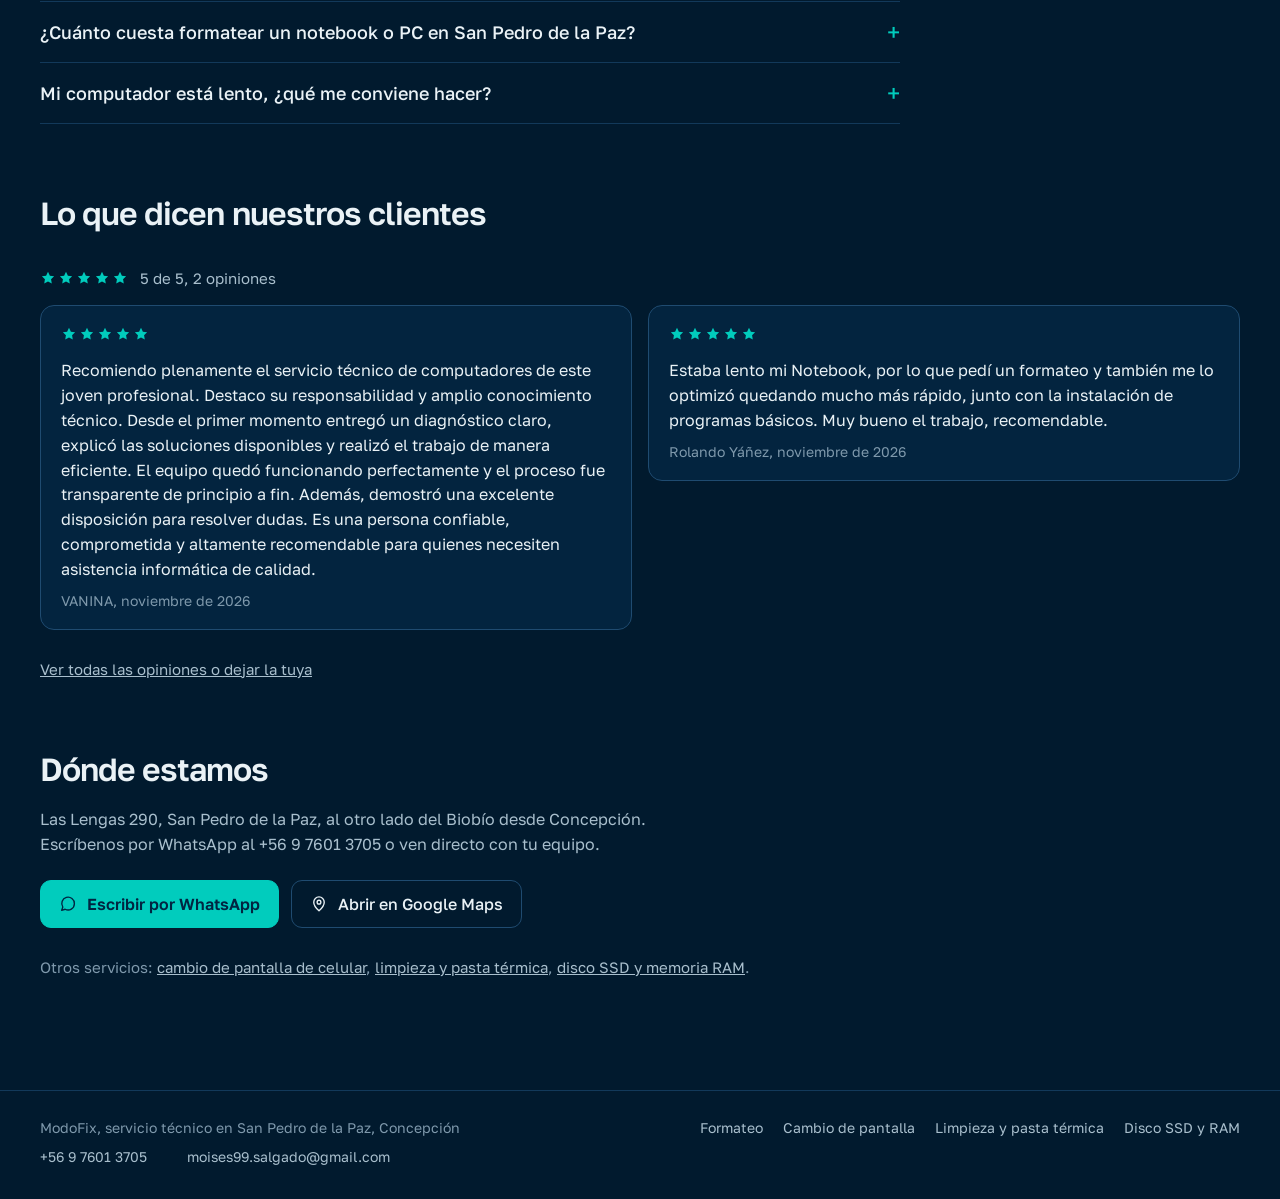
<file: formateo-notebook-pc/index.html>
<!doctype html>
<html lang="es-CL">
<head>
<meta charset="utf-8">
<meta name="viewport" content="width=device-width, initial-scale=1">
<title>Formatear notebook o PC en San Pedro de la Paz | ModoFix</title>
<meta name="description" content="Formateo de notebook y PC en San Pedro de la Paz: Windows limpio y programas básicos por $19.990. Consulta por WhatsApp.">
<link rel="canonical" href="https://modofix.cl/formateo-notebook-pc/">
<script type="application/ld+json">{"@context":"https://schema.org","@type":"Service","name":"Formateo de notebook y PC en San Pedro de la Paz","serviceType":"Formateo","url":"https://modofix.cl/formateo-notebook-pc/","description":"Dejamos tu notebook o computador con Windows recién instalado y los programas básicos listos para usar, por $19.990.","provider":{"@type":"LocalBusiness","@id":"https://modofix.cl/#negocio","name":"ModoFix","url":"https://modofix.cl/","telephone":"+56976013705","address":{"@type":"PostalAddress","streetAddress":"Las Lengas 290","addressLocality":"San Pedro de la Paz","addressRegion":"Región del Biobío","addressCountry":"CL"}},"areaServed":[{"@type":"City","name":"San Pedro de la Paz"},{"@type":"City","name":"Concepción"}],"offers":[{"@type":"Offer","priceCurrency":"CLP","itemOffered":{"@type":"Service","name":"Formateo PC + Windows + Programas básicos","description":"Instalación limpia + programas básicos (navegador, lector PDF, etc.)"},"price":19990},{"@type":"Offer","priceCurrency":"CLP","itemOffered":{"@type":"Service","name":"Instalación de Windows","description":"Instalación limpia, controladores y activación permanente"},"price":9990},{"@type":"Offer","priceCurrency":"CLP","itemOffered":{"@type":"Service","name":"Pack instalación Windows + Microsoft 365","description":"Instalación de Windows y programas de Microsoft más activación permanente"},"price":14990}]}</script>
<script type="application/ld+json">{"@context":"https://schema.org","@type":"BreadcrumbList","itemListElement":[{"@type":"ListItem","position":1,"name":"Inicio","item":"https://modofix.cl/"},{"@type":"ListItem","position":2,"name":"Formateo","item":"https://modofix.cl/formateo-notebook-pc/"}]}</script>
<script type="application/ld+json">{"@context":"https://schema.org","@type":"FAQPage","mainEntity":[{"@type":"Question","name":"¿Cuánto cuesta formatear un notebook o PC en San Pedro de la Paz?","acceptedAnswer":{"@type":"Answer","text":"El formateo completo cuesta $19.990 e incluye una instalación limpia de Windows y programas básicos, como navegador y lector de PDF. Si solo necesitas Windows, la instalación cuesta $9.990, y Windows con Microsoft 365 (Word, Excel y PowerPoint) cuesta $14.990."}},{"@type":"Question","name":"Mi computador está lento, ¿qué me conviene hacer?","acceptedAnswer":{"@type":"Answer","text":"Si no sabes qué tiene, parte con el diagnóstico ($9.990): revisamos el equipo y te decimos qué conviene. Según lo que tenga, puede bastar la optimización ($12.990), la ampliación de memoria RAM ($4.990) o pasar a un disco sólido SSD ($4.990 la instalación, o $14.990 con el traspaso de tus datos al disco nuevo)."}}]}</script>
<meta name="theme-color" content="#011A2E">
<meta property="og:type" content="website">
<meta property="og:locale" content="es_CL">
<meta property="og:site_name" content="ModoFix">
<meta property="og:url" content="https://modofix.cl/formateo-notebook-pc/">
<meta property="og:title" content="Formateo de notebook y PC en San Pedro de la Paz | ModoFix">
<meta property="og:description" content="Formateo de notebook y PC en San Pedro de la Paz: Windows limpio y programas básicos por $19.990. Consulta por WhatsApp.">
<meta property="og:image" content="https://modofix.cl/assets/img/og.jpg">
<meta property="og:image:width" content="1200">
<meta property="og:image:height" content="630">
<meta property="og:image:alt" content="ModoFix, servicio técnico de computadores, notebooks y celulares en San Pedro de la Paz">
<meta name="twitter:card" content="summary_large_image">
<link rel="icon" href="/favicon.ico" sizes="48x48">
<link rel="icon" href="/assets/img/icon-192.png" type="image/png" sizes="192x192">
<link rel="apple-touch-icon" href="/assets/img/apple-touch-icon.png">
<link rel="preconnect" href="https://fonts.googleapis.com">
<link rel="preconnect" href="https://fonts.gstatic.com" crossorigin>
<link href="https://fonts.googleapis.com/css2?family=Golos+Text:wght@400;500;600;700&amp;display=swap" rel="stylesheet">
<link rel="stylesheet" href="/assets/css/site.css">
<script>document.documentElement.classList.add('js');</script>
</head>
<body>
<div class="mf">
<a class="mf-skip" href="#main">Saltar al contenido</a>
<header class="mf-top">
  <div class="mf-wrap mf-top__in">
    <a class="mf-brand" href="/" aria-label="ModoFix, inicio"><img class="mf-logo" src="/assets/img/modofix-logo-claro.png" width="569" height="168" alt="ModoFix"></a>
    <nav class="mf-nav" aria-label="Secciones">
      <a href="/#servicios">Servicios y precios</a>
      <a href="/#opiniones">Opiniones</a>
      <a href="/#ubicacion">Dónde estamos</a>
    </nav>
    <a class="mf-top__wa" href="https://wa.me/56976013705" target="_blank" rel="noopener"><svg viewBox="0 0 24 24" fill="none" stroke="currentColor" stroke-width="1.8" stroke-linecap="round" stroke-linejoin="round" aria-hidden="true"><path d="M20.5 11.6a8.4 8.4 0 0 1-12.3 7.4L3.5 20.5l1.6-4.5a8.4 8.4 0 1 1 15.4-4.4z"></path></svg><span>+56 9 7601 3705</span></a>
  </div>
</header>
<main id="main" class="mf-svc">
  <div class="mf-wrap">
    <nav class="mf-crumbs" aria-label="Ruta"><a href="/">Inicio</a><span aria-hidden="true">/</span><span aria-current="page">Formateo</span></nav>
    <div class="mf-svc__top">
      <div>
        <h1 class="mf-h1 mf-svc__h1">Formateo de notebook y PC en San Pedro de la Paz</h1>
        <p class="mf-sub">Dejamos tu notebook o computador con Windows recién instalado y los programas básicos listos para usar, por $19.990.</p>
        <div class="mf-404__actions">
          <a class="mf-cta" href="https://wa.me/56976013705?text=Hola%20ModoFix%2C%20quiero%20formatear%20mi%20equipo." target="_blank" rel="noopener"><svg viewBox="0 0 24 24" fill="none" stroke="currentColor" stroke-width="1.8" stroke-linecap="round" stroke-linejoin="round" aria-hidden="true"><path d="M20.5 11.6a8.4 8.4 0 0 1-12.3 7.4L3.5 20.5l1.6-4.5a8.4 8.4 0 1 1 15.4-4.4z"></path></svg>Consultar por WhatsApp</a>
          <a class="mf-btn" href="/#servicios">Ver todos los precios</a>
        </div>
      </div>
      <div class="mf-card mf-svc__price"><dl><div class="mf-card__row"><dt>Formateo PC + Windows + Programas básicos</dt><dd><strong>$19.990</strong>Instalación limpia + programas básicos (navegador, lector PDF, etc.)</dd></div><div class="mf-card__row"><dt>Instalación de Windows</dt><dd><strong>$9.990</strong>Instalación limpia, controladores y activación permanente</dd></div><div class="mf-card__row"><dt>Pack instalación Windows + Microsoft 365</dt><dd><strong>$14.990</strong>Instalación de Windows y programas de Microsoft más activación permanente</dd></div></dl></div>
    </div>

    <section class="mf-svc__grid" aria-label="Detalle del servicio">
      <div class="mf-svc__sec">
        <h2 class="mf-svc__h2">Cuándo conviene</h2>
        <ul class="mf-svc__list"><li>Tu equipo está muy lento y ya no mejora borrando programas.</li><li>Aparecen virus, publicidad o ventanas que no abriste.</li><li>Windows muestra errores al prender o no termina de cargar.</li><li>Vas a vender o regalar el equipo y quieres dejarlo limpio.</li></ul>
      </div>
      <div class="mf-svc__sec">
        <h2 class="mf-svc__h2">Qué incluye</h2>
        <ul class="mf-svc__list"><li>Instalación limpia de Windows.</li><li>Programas básicos: navegador, lector de PDF y otros de uso diario.</li><li>Si lo necesitas, Microsoft 365 (Word, Excel y PowerPoint) con el pack Windows + Microsoft 365.</li></ul>
        <p class="mf-svc__note">El formateo deja el disco limpio. Si tienes fotos, documentos u otros archivos que quieras conservar, sácalos antes o avísanos por WhatsApp.</p>
      </div>
    </section>

    <section class="mf-svc__sec mf-svc__rel" aria-labelledby="rel-h">
      <h2 class="mf-svc__h2" id="rel-h">También te puede servir</h2>
      <ul class="mf-svc__rows"><li><span>Instalación Microsoft 365</span><span class="mf-svc__p">$9.990</span></li><li><span>Instalación de programas</span><span class="mf-svc__p">$9.990</span></li><li><span>Instalación de Linux</span><span class="mf-svc__p">$14.990</span></li><li><span>Optimización PC/Notebook</span><span class="mf-svc__p">$12.990</span></li><li><span>Diagnóstico PC y Notebook</span><span class="mf-svc__p">$9.990</span></li></ul>
    </section>

    <section class="mf-svc__sec" aria-labelledby="faq-h"><h2 class="mf-svc__h2" id="faq-h">Preguntas frecuentes</h2><div class="mf-faq__list"><details class="mf-faq__item"><summary>¿Cuánto cuesta formatear un notebook o PC en San Pedro de la Paz?</summary><p>El formateo completo cuesta $19.990 e incluye una instalación limpia de Windows y programas básicos, como navegador y lector de PDF. Si solo necesitas Windows, la instalación cuesta $9.990, y Windows con Microsoft 365 (Word, Excel y PowerPoint) cuesta $14.990.</p></details><details class="mf-faq__item"><summary>Mi computador está lento, ¿qué me conviene hacer?</summary><p>Si no sabes qué tiene, parte con el diagnóstico ($9.990): revisamos el equipo y te decimos qué conviene. Según lo que tenga, puede bastar la optimización ($12.990), la ampliación de memoria RAM ($4.990) o pasar a un disco sólido SSD ($4.990 la instalación, o $14.990 con el traspaso de tus datos al disco nuevo).</p></details></div></section>

    <section class="mf-svc__sec mf-svc__ops" aria-labelledby="ops-h"><h2 class="mf-svc__h2" id="ops-h">Lo que dicen nuestros clientes</h2><div class="mf-reviews"><p class="mf-reviews__summary"><span class="mf-review__stars" role="img" aria-label="5 de 5 estrellas"><svg class="is-on" viewBox="0 0 24 24" aria-hidden="true" focusable="false"><path d="M12 2.8l2.84 5.76 6.36.92-4.6 4.48 1.08 6.33L12 17.3l-5.68 2.99 1.08-6.33-4.6-4.48 6.36-.92z"></path></svg><svg class="is-on" viewBox="0 0 24 24" aria-hidden="true" focusable="false"><path d="M12 2.8l2.84 5.76 6.36.92-4.6 4.48 1.08 6.33L12 17.3l-5.68 2.99 1.08-6.33-4.6-4.48 6.36-.92z"></path></svg><svg class="is-on" viewBox="0 0 24 24" aria-hidden="true" focusable="false"><path d="M12 2.8l2.84 5.76 6.36.92-4.6 4.48 1.08 6.33L12 17.3l-5.68 2.99 1.08-6.33-4.6-4.48 6.36-.92z"></path></svg><svg class="is-on" viewBox="0 0 24 24" aria-hidden="true" focusable="false"><path d="M12 2.8l2.84 5.76 6.36.92-4.6 4.48 1.08 6.33L12 17.3l-5.68 2.99 1.08-6.33-4.6-4.48 6.36-.92z"></path></svg><svg class="is-on" viewBox="0 0 24 24" aria-hidden="true" focusable="false"><path d="M12 2.8l2.84 5.76 6.36.92-4.6 4.48 1.08 6.33L12 17.3l-5.68 2.99 1.08-6.33-4.6-4.48 6.36-.92z"></path></svg></span><span>5 de 5, 2 opiniones</span></p><ul class="mf-reviews__list"><li class="mf-review"><span class="mf-review__stars" role="img" aria-label="5 de 5 estrellas"><svg class="is-on" viewBox="0 0 24 24" aria-hidden="true" focusable="false"><path d="M12 2.8l2.84 5.76 6.36.92-4.6 4.48 1.08 6.33L12 17.3l-5.68 2.99 1.08-6.33-4.6-4.48 6.36-.92z"></path></svg><svg class="is-on" viewBox="0 0 24 24" aria-hidden="true" focusable="false"><path d="M12 2.8l2.84 5.76 6.36.92-4.6 4.48 1.08 6.33L12 17.3l-5.68 2.99 1.08-6.33-4.6-4.48 6.36-.92z"></path></svg><svg class="is-on" viewBox="0 0 24 24" aria-hidden="true" focusable="false"><path d="M12 2.8l2.84 5.76 6.36.92-4.6 4.48 1.08 6.33L12 17.3l-5.68 2.99 1.08-6.33-4.6-4.48 6.36-.92z"></path></svg><svg class="is-on" viewBox="0 0 24 24" aria-hidden="true" focusable="false"><path d="M12 2.8l2.84 5.76 6.36.92-4.6 4.48 1.08 6.33L12 17.3l-5.68 2.99 1.08-6.33-4.6-4.48 6.36-.92z"></path></svg><svg class="is-on" viewBox="0 0 24 24" aria-hidden="true" focusable="false"><path d="M12 2.8l2.84 5.76 6.36.92-4.6 4.48 1.08 6.33L12 17.3l-5.68 2.99 1.08-6.33-4.6-4.48 6.36-.92z"></path></svg></span><blockquote class="mf-review__text">Recomiendo plenamente el servicio técnico de computadores de este joven profesional. Destaco su responsabilidad y amplio conocimiento técnico. Desde el primer momento entregó un diagnóstico claro, explicó las soluciones disponibles y realizó el trabajo de manera eficiente. El equipo quedó funcionando perfectamente y el proceso fue transparente de principio a fin. Además, demostró una excelente disposición para resolver dudas. Es una persona confiable, comprometida y altamente recomendable para quienes necesiten asistencia informática de calidad.</blockquote><p class="mf-review__who">VANINA, noviembre de 2026</p></li><li class="mf-review"><span class="mf-review__stars" role="img" aria-label="5 de 5 estrellas"><svg class="is-on" viewBox="0 0 24 24" aria-hidden="true" focusable="false"><path d="M12 2.8l2.84 5.76 6.36.92-4.6 4.48 1.08 6.33L12 17.3l-5.68 2.99 1.08-6.33-4.6-4.48 6.36-.92z"></path></svg><svg class="is-on" viewBox="0 0 24 24" aria-hidden="true" focusable="false"><path d="M12 2.8l2.84 5.76 6.36.92-4.6 4.48 1.08 6.33L12 17.3l-5.68 2.99 1.08-6.33-4.6-4.48 6.36-.92z"></path></svg><svg class="is-on" viewBox="0 0 24 24" aria-hidden="true" focusable="false"><path d="M12 2.8l2.84 5.76 6.36.92-4.6 4.48 1.08 6.33L12 17.3l-5.68 2.99 1.08-6.33-4.6-4.48 6.36-.92z"></path></svg><svg class="is-on" viewBox="0 0 24 24" aria-hidden="true" focusable="false"><path d="M12 2.8l2.84 5.76 6.36.92-4.6 4.48 1.08 6.33L12 17.3l-5.68 2.99 1.08-6.33-4.6-4.48 6.36-.92z"></path></svg><svg class="is-on" viewBox="0 0 24 24" aria-hidden="true" focusable="false"><path d="M12 2.8l2.84 5.76 6.36.92-4.6 4.48 1.08 6.33L12 17.3l-5.68 2.99 1.08-6.33-4.6-4.48 6.36-.92z"></path></svg></span><blockquote class="mf-review__text">Estaba lento mi Notebook, por lo que pedí un formateo y también me lo optimizó quedando mucho más rápido, junto con la instalación de programas básicos. Muy bueno el trabajo, recomendable.</blockquote><p class="mf-review__who">Rolando Yáñez, noviembre de 2026</p></li></ul></div><p class="mf-svc__more"><a href="/#opiniones">Ver todas las opiniones o dejar la tuya</a></p></section>

    <section class="mf-svc__sec mf-svc__where" aria-labelledby="where-h">
      <h2 class="mf-svc__h2" id="where-h">Dónde estamos</h2>
      <p class="mf-svc__note">Las Lengas 290, San Pedro de la Paz, al otro lado del Biobío desde Concepción. Escríbenos por WhatsApp al +56 9 7601 3705 o ven directo con tu equipo.</p>
      <div class="mf-404__actions">
        <a class="mf-btn mf-btn--teal" href="https://wa.me/56976013705?text=Hola%20ModoFix%2C%20quiero%20formatear%20mi%20equipo." target="_blank" rel="noopener"><svg viewBox="0 0 24 24" fill="none" stroke="currentColor" stroke-width="1.8" stroke-linecap="round" stroke-linejoin="round" aria-hidden="true"><path d="M20.5 11.6a8.4 8.4 0 0 1-12.3 7.4L3.5 20.5l1.6-4.5a8.4 8.4 0 1 1 15.4-4.4z"></path></svg>Escribir por WhatsApp</a>
        <a class="mf-btn" href="https://www.google.com/maps/search/?api=1&amp;query=Las+Lengas+290%2C+San+Pedro+de+la+Paz" target="_blank" rel="noopener"><svg viewBox="0 0 24 24" fill="none" stroke="currentColor" stroke-width="1.8" stroke-linecap="round" stroke-linejoin="round" aria-hidden="true"><path d="M12 21s-7-6.2-7-11.5a7 7 0 0 1 14 0C19 14.8 12 21 12 21z"></path><circle cx="12" cy="9.5" r="2.5"></circle></svg>Abrir en Google Maps</a>
      </div>
      <p class="mf-svc__more">Otros servicios: <a href="/cambio-pantalla-celular/">cambio de pantalla de celular</a>, <a href="/limpieza-pasta-termica/">limpieza y pasta térmica</a>, <a href="/disco-ssd-memoria-ram/">disco SSD y memoria RAM</a>.</p>
    </section>
  </div>
</main>
<footer class="mf-foot2">
  <div class="mf-wrap mf-foot2__in">
    <p>ModoFix, servicio técnico en San Pedro de la Paz, Concepción</p>
    <nav class="mf-foot2__nav" aria-label="Servicios"><a href="/formateo-notebook-pc/">Formateo</a><a href="/cambio-pantalla-celular/">Cambio de pantalla</a><a href="/limpieza-pasta-termica/">Limpieza y pasta térmica</a><a href="/disco-ssd-memoria-ram/">Disco SSD y RAM</a></nav>
    <p><a href="https://wa.me/56976013705" target="_blank" rel="noopener">+56 9 7601 3705</a><span aria-hidden="true">  </span><a href="mailto:moises99.salgado@gmail.com">moises99.salgado@gmail.com</a></p>
  </div>
</footer>
</div>
</body>
</html>
</file>
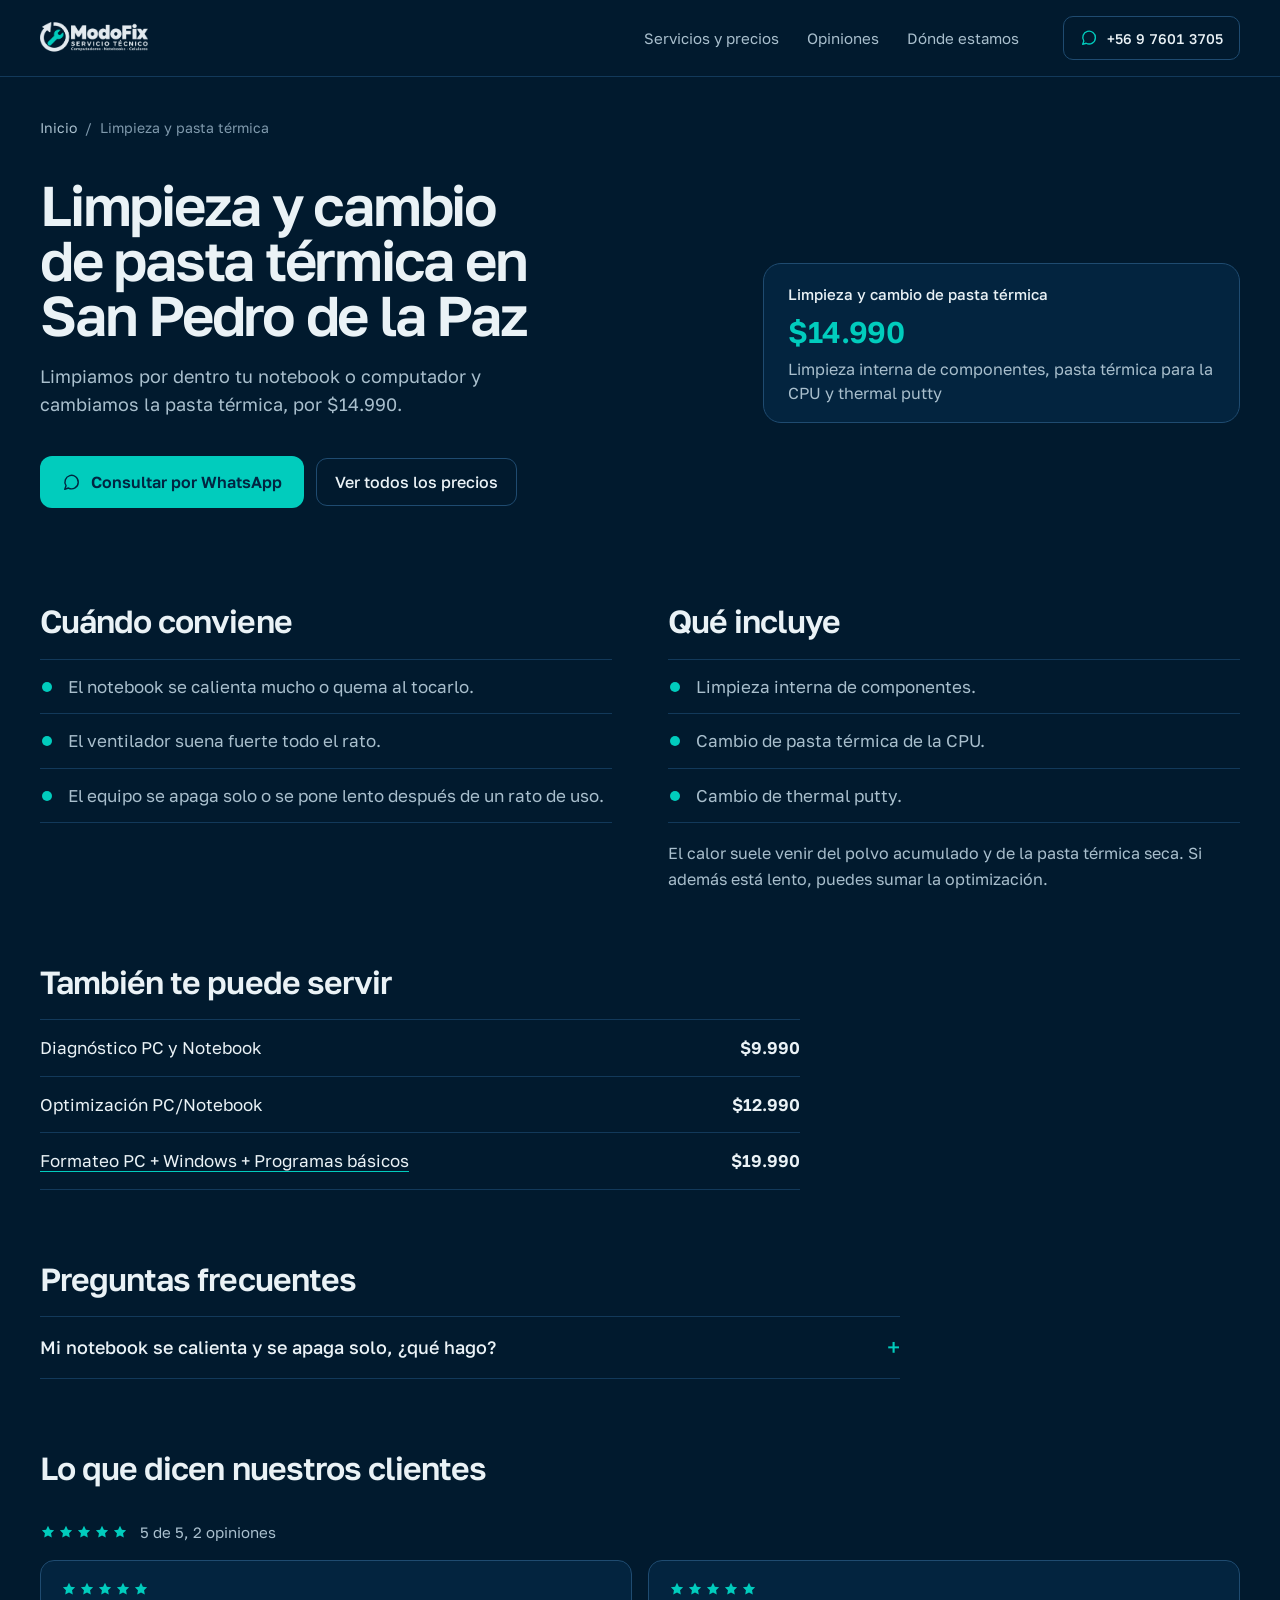
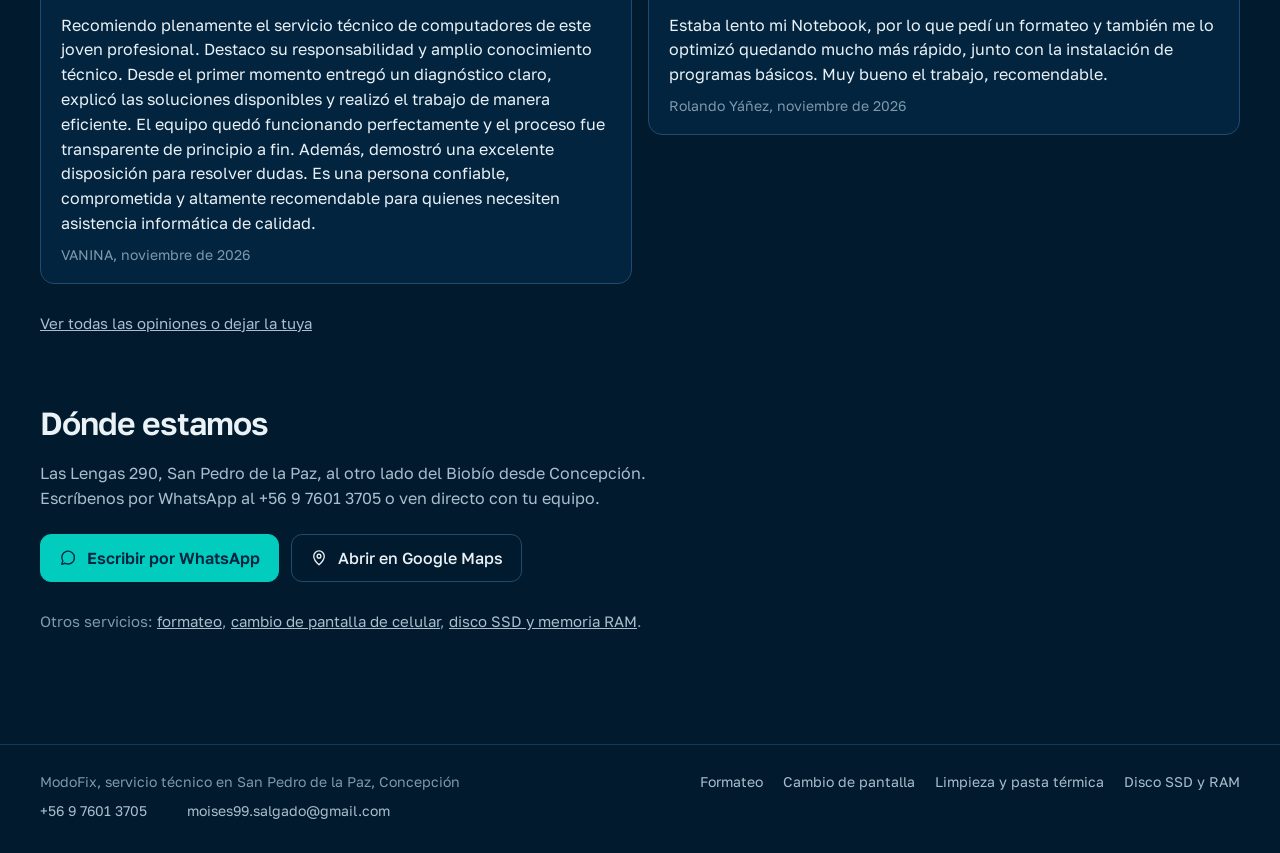
<file: limpieza-pasta-termica/index.html>
<!doctype html>
<html lang="es-CL">
<head>
<meta charset="utf-8">
<meta name="viewport" content="width=device-width, initial-scale=1">
<title>Limpieza y pasta térmica de notebook en San Pedro de la Paz</title>
<meta name="description" content="Limpieza interna y cambio de pasta térmica para notebook y PC en San Pedro de la Paz por $14.990. Consulta por WhatsApp.">
<link rel="canonical" href="https://modofix.cl/limpieza-pasta-termica/">
<script type="application/ld+json">{"@context":"https://schema.org","@type":"Service","name":"Limpieza y cambio de pasta térmica en San Pedro de la Paz","serviceType":"Limpieza y pasta térmica","url":"https://modofix.cl/limpieza-pasta-termica/","description":"Limpiamos por dentro tu notebook o computador y cambiamos la pasta térmica, por $14.990.","provider":{"@type":"LocalBusiness","@id":"https://modofix.cl/#negocio","name":"ModoFix","url":"https://modofix.cl/","telephone":"+56976013705","address":{"@type":"PostalAddress","streetAddress":"Las Lengas 290","addressLocality":"San Pedro de la Paz","addressRegion":"Región del Biobío","addressCountry":"CL"}},"areaServed":[{"@type":"City","name":"San Pedro de la Paz"},{"@type":"City","name":"Concepción"}],"offers":[{"@type":"Offer","priceCurrency":"CLP","itemOffered":{"@type":"Service","name":"Limpieza y cambio de pasta térmica","description":"Limpieza interna de componentes, pasta térmica para la CPU y thermal putty"},"price":14990}]}</script>
<script type="application/ld+json">{"@context":"https://schema.org","@type":"BreadcrumbList","itemListElement":[{"@type":"ListItem","position":1,"name":"Inicio","item":"https://modofix.cl/"},{"@type":"ListItem","position":2,"name":"Limpieza y pasta térmica","item":"https://modofix.cl/limpieza-pasta-termica/"}]}</script>
<script type="application/ld+json">{"@context":"https://schema.org","@type":"FAQPage","mainEntity":[{"@type":"Question","name":"Mi notebook se calienta y se apaga solo, ¿qué hago?","acceptedAnswer":{"@type":"Answer","text":"Suele ser polvo acumulado o pasta térmica seca. La limpieza interna con cambio de pasta térmica cuesta $14.990: limpiamos los componentes y cambiamos la pasta térmica de la CPU y el thermal putty."}}]}</script>
<meta name="theme-color" content="#011A2E">
<meta property="og:type" content="website">
<meta property="og:locale" content="es_CL">
<meta property="og:site_name" content="ModoFix">
<meta property="og:url" content="https://modofix.cl/limpieza-pasta-termica/">
<meta property="og:title" content="Limpieza y cambio de pasta térmica en San Pedro de la Paz | ModoFix">
<meta property="og:description" content="Limpieza interna y cambio de pasta térmica para notebook y PC en San Pedro de la Paz por $14.990. Consulta por WhatsApp.">
<meta property="og:image" content="https://modofix.cl/assets/img/og.jpg">
<meta property="og:image:width" content="1200">
<meta property="og:image:height" content="630">
<meta property="og:image:alt" content="ModoFix, servicio técnico de computadores, notebooks y celulares en San Pedro de la Paz">
<meta name="twitter:card" content="summary_large_image">
<link rel="icon" href="/favicon.ico" sizes="48x48">
<link rel="icon" href="/assets/img/icon-192.png" type="image/png" sizes="192x192">
<link rel="apple-touch-icon" href="/assets/img/apple-touch-icon.png">
<link rel="preconnect" href="https://fonts.googleapis.com">
<link rel="preconnect" href="https://fonts.gstatic.com" crossorigin>
<link href="https://fonts.googleapis.com/css2?family=Golos+Text:wght@400;500;600;700&amp;display=swap" rel="stylesheet">
<link rel="stylesheet" href="/assets/css/site.css">
<script>document.documentElement.classList.add('js');</script>
</head>
<body>
<div class="mf">
<a class="mf-skip" href="#main">Saltar al contenido</a>
<header class="mf-top">
  <div class="mf-wrap mf-top__in">
    <a class="mf-brand" href="/" aria-label="ModoFix, inicio"><img class="mf-logo" src="/assets/img/modofix-logo-claro.png" width="569" height="168" alt="ModoFix"></a>
    <nav class="mf-nav" aria-label="Secciones">
      <a href="/#servicios">Servicios y precios</a>
      <a href="/#opiniones">Opiniones</a>
      <a href="/#ubicacion">Dónde estamos</a>
    </nav>
    <a class="mf-top__wa" href="https://wa.me/56976013705" target="_blank" rel="noopener"><svg viewBox="0 0 24 24" fill="none" stroke="currentColor" stroke-width="1.8" stroke-linecap="round" stroke-linejoin="round" aria-hidden="true"><path d="M20.5 11.6a8.4 8.4 0 0 1-12.3 7.4L3.5 20.5l1.6-4.5a8.4 8.4 0 1 1 15.4-4.4z"></path></svg><span>+56 9 7601 3705</span></a>
  </div>
</header>
<main id="main" class="mf-svc">
  <div class="mf-wrap">
    <nav class="mf-crumbs" aria-label="Ruta"><a href="/">Inicio</a><span aria-hidden="true">/</span><span aria-current="page">Limpieza y pasta térmica</span></nav>
    <div class="mf-svc__top">
      <div>
        <h1 class="mf-h1 mf-svc__h1">Limpieza y cambio de pasta térmica en San Pedro de la Paz</h1>
        <p class="mf-sub">Limpiamos por dentro tu notebook o computador y cambiamos la pasta térmica, por $14.990.</p>
        <div class="mf-404__actions">
          <a class="mf-cta" href="https://wa.me/56976013705?text=Hola%20ModoFix%2C%20quiero%20una%20limpieza%20con%20cambio%20de%20pasta%20t%C3%A9rmica." target="_blank" rel="noopener"><svg viewBox="0 0 24 24" fill="none" stroke="currentColor" stroke-width="1.8" stroke-linecap="round" stroke-linejoin="round" aria-hidden="true"><path d="M20.5 11.6a8.4 8.4 0 0 1-12.3 7.4L3.5 20.5l1.6-4.5a8.4 8.4 0 1 1 15.4-4.4z"></path></svg>Consultar por WhatsApp</a>
          <a class="mf-btn" href="/#servicios">Ver todos los precios</a>
        </div>
      </div>
      <div class="mf-card mf-svc__price"><dl><div class="mf-card__row"><dt>Limpieza y cambio de pasta térmica</dt><dd><strong>$14.990</strong>Limpieza interna de componentes, pasta térmica para la CPU y thermal putty</dd></div></dl></div>
    </div>

    <section class="mf-svc__grid" aria-label="Detalle del servicio">
      <div class="mf-svc__sec">
        <h2 class="mf-svc__h2">Cuándo conviene</h2>
        <ul class="mf-svc__list"><li>El notebook se calienta mucho o quema al tocarlo.</li><li>El ventilador suena fuerte todo el rato.</li><li>El equipo se apaga solo o se pone lento después de un rato de uso.</li></ul>
      </div>
      <div class="mf-svc__sec">
        <h2 class="mf-svc__h2">Qué incluye</h2>
        <ul class="mf-svc__list"><li>Limpieza interna de componentes.</li><li>Cambio de pasta térmica de la CPU.</li><li>Cambio de thermal putty.</li></ul>
        <p class="mf-svc__note">El calor suele venir del polvo acumulado y de la pasta térmica seca. Si además está lento, puedes sumar la optimización.</p>
      </div>
    </section>

    <section class="mf-svc__sec mf-svc__rel" aria-labelledby="rel-h">
      <h2 class="mf-svc__h2" id="rel-h">También te puede servir</h2>
      <ul class="mf-svc__rows"><li><span>Diagnóstico PC y Notebook</span><span class="mf-svc__p">$9.990</span></li><li><span>Optimización PC/Notebook</span><span class="mf-svc__p">$12.990</span></li><li><span><a href="/formateo-notebook-pc/">Formateo PC + Windows + Programas básicos</a></span><span class="mf-svc__p">$19.990</span></li></ul>
    </section>

    <section class="mf-svc__sec" aria-labelledby="faq-h"><h2 class="mf-svc__h2" id="faq-h">Preguntas frecuentes</h2><div class="mf-faq__list"><details class="mf-faq__item"><summary>Mi notebook se calienta y se apaga solo, ¿qué hago?</summary><p>Suele ser polvo acumulado o pasta térmica seca. La limpieza interna con cambio de pasta térmica cuesta $14.990: limpiamos los componentes y cambiamos la pasta térmica de la CPU y el thermal putty.</p></details></div></section>

    <section class="mf-svc__sec mf-svc__ops" aria-labelledby="ops-h"><h2 class="mf-svc__h2" id="ops-h">Lo que dicen nuestros clientes</h2><div class="mf-reviews"><p class="mf-reviews__summary"><span class="mf-review__stars" role="img" aria-label="5 de 5 estrellas"><svg class="is-on" viewBox="0 0 24 24" aria-hidden="true" focusable="false"><path d="M12 2.8l2.84 5.76 6.36.92-4.6 4.48 1.08 6.33L12 17.3l-5.68 2.99 1.08-6.33-4.6-4.48 6.36-.92z"></path></svg><svg class="is-on" viewBox="0 0 24 24" aria-hidden="true" focusable="false"><path d="M12 2.8l2.84 5.76 6.36.92-4.6 4.48 1.08 6.33L12 17.3l-5.68 2.99 1.08-6.33-4.6-4.48 6.36-.92z"></path></svg><svg class="is-on" viewBox="0 0 24 24" aria-hidden="true" focusable="false"><path d="M12 2.8l2.84 5.76 6.36.92-4.6 4.48 1.08 6.33L12 17.3l-5.68 2.99 1.08-6.33-4.6-4.48 6.36-.92z"></path></svg><svg class="is-on" viewBox="0 0 24 24" aria-hidden="true" focusable="false"><path d="M12 2.8l2.84 5.76 6.36.92-4.6 4.48 1.08 6.33L12 17.3l-5.68 2.99 1.08-6.33-4.6-4.48 6.36-.92z"></path></svg><svg class="is-on" viewBox="0 0 24 24" aria-hidden="true" focusable="false"><path d="M12 2.8l2.84 5.76 6.36.92-4.6 4.48 1.08 6.33L12 17.3l-5.68 2.99 1.08-6.33-4.6-4.48 6.36-.92z"></path></svg></span><span>5 de 5, 2 opiniones</span></p><ul class="mf-reviews__list"><li class="mf-review"><span class="mf-review__stars" role="img" aria-label="5 de 5 estrellas"><svg class="is-on" viewBox="0 0 24 24" aria-hidden="true" focusable="false"><path d="M12 2.8l2.84 5.76 6.36.92-4.6 4.48 1.08 6.33L12 17.3l-5.68 2.99 1.08-6.33-4.6-4.48 6.36-.92z"></path></svg><svg class="is-on" viewBox="0 0 24 24" aria-hidden="true" focusable="false"><path d="M12 2.8l2.84 5.76 6.36.92-4.6 4.48 1.08 6.33L12 17.3l-5.68 2.99 1.08-6.33-4.6-4.48 6.36-.92z"></path></svg><svg class="is-on" viewBox="0 0 24 24" aria-hidden="true" focusable="false"><path d="M12 2.8l2.84 5.76 6.36.92-4.6 4.48 1.08 6.33L12 17.3l-5.68 2.99 1.08-6.33-4.6-4.48 6.36-.92z"></path></svg><svg class="is-on" viewBox="0 0 24 24" aria-hidden="true" focusable="false"><path d="M12 2.8l2.84 5.76 6.36.92-4.6 4.48 1.08 6.33L12 17.3l-5.68 2.99 1.08-6.33-4.6-4.48 6.36-.92z"></path></svg><svg class="is-on" viewBox="0 0 24 24" aria-hidden="true" focusable="false"><path d="M12 2.8l2.84 5.76 6.36.92-4.6 4.48 1.08 6.33L12 17.3l-5.68 2.99 1.08-6.33-4.6-4.48 6.36-.92z"></path></svg></span><blockquote class="mf-review__text">Recomiendo plenamente el servicio técnico de computadores de este joven profesional. Destaco su responsabilidad y amplio conocimiento técnico. Desde el primer momento entregó un diagnóstico claro, explicó las soluciones disponibles y realizó el trabajo de manera eficiente. El equipo quedó funcionando perfectamente y el proceso fue transparente de principio a fin. Además, demostró una excelente disposición para resolver dudas. Es una persona confiable, comprometida y altamente recomendable para quienes necesiten asistencia informática de calidad.</blockquote><p class="mf-review__who">VANINA, noviembre de 2026</p></li><li class="mf-review"><span class="mf-review__stars" role="img" aria-label="5 de 5 estrellas"><svg class="is-on" viewBox="0 0 24 24" aria-hidden="true" focusable="false"><path d="M12 2.8l2.84 5.76 6.36.92-4.6 4.48 1.08 6.33L12 17.3l-5.68 2.99 1.08-6.33-4.6-4.48 6.36-.92z"></path></svg><svg class="is-on" viewBox="0 0 24 24" aria-hidden="true" focusable="false"><path d="M12 2.8l2.84 5.76 6.36.92-4.6 4.48 1.08 6.33L12 17.3l-5.68 2.99 1.08-6.33-4.6-4.48 6.36-.92z"></path></svg><svg class="is-on" viewBox="0 0 24 24" aria-hidden="true" focusable="false"><path d="M12 2.8l2.84 5.76 6.36.92-4.6 4.48 1.08 6.33L12 17.3l-5.68 2.99 1.08-6.33-4.6-4.48 6.36-.92z"></path></svg><svg class="is-on" viewBox="0 0 24 24" aria-hidden="true" focusable="false"><path d="M12 2.8l2.84 5.76 6.36.92-4.6 4.48 1.08 6.33L12 17.3l-5.68 2.99 1.08-6.33-4.6-4.48 6.36-.92z"></path></svg><svg class="is-on" viewBox="0 0 24 24" aria-hidden="true" focusable="false"><path d="M12 2.8l2.84 5.76 6.36.92-4.6 4.48 1.08 6.33L12 17.3l-5.68 2.99 1.08-6.33-4.6-4.48 6.36-.92z"></path></svg></span><blockquote class="mf-review__text">Estaba lento mi Notebook, por lo que pedí un formateo y también me lo optimizó quedando mucho más rápido, junto con la instalación de programas básicos. Muy bueno el trabajo, recomendable.</blockquote><p class="mf-review__who">Rolando Yáñez, noviembre de 2026</p></li></ul></div><p class="mf-svc__more"><a href="/#opiniones">Ver todas las opiniones o dejar la tuya</a></p></section>

    <section class="mf-svc__sec mf-svc__where" aria-labelledby="where-h">
      <h2 class="mf-svc__h2" id="where-h">Dónde estamos</h2>
      <p class="mf-svc__note">Las Lengas 290, San Pedro de la Paz, al otro lado del Biobío desde Concepción. Escríbenos por WhatsApp al +56 9 7601 3705 o ven directo con tu equipo.</p>
      <div class="mf-404__actions">
        <a class="mf-btn mf-btn--teal" href="https://wa.me/56976013705?text=Hola%20ModoFix%2C%20quiero%20una%20limpieza%20con%20cambio%20de%20pasta%20t%C3%A9rmica." target="_blank" rel="noopener"><svg viewBox="0 0 24 24" fill="none" stroke="currentColor" stroke-width="1.8" stroke-linecap="round" stroke-linejoin="round" aria-hidden="true"><path d="M20.5 11.6a8.4 8.4 0 0 1-12.3 7.4L3.5 20.5l1.6-4.5a8.4 8.4 0 1 1 15.4-4.4z"></path></svg>Escribir por WhatsApp</a>
        <a class="mf-btn" href="https://www.google.com/maps/search/?api=1&amp;query=Las+Lengas+290%2C+San+Pedro+de+la+Paz" target="_blank" rel="noopener"><svg viewBox="0 0 24 24" fill="none" stroke="currentColor" stroke-width="1.8" stroke-linecap="round" stroke-linejoin="round" aria-hidden="true"><path d="M12 21s-7-6.2-7-11.5a7 7 0 0 1 14 0C19 14.8 12 21 12 21z"></path><circle cx="12" cy="9.5" r="2.5"></circle></svg>Abrir en Google Maps</a>
      </div>
      <p class="mf-svc__more">Otros servicios: <a href="/formateo-notebook-pc/">formateo</a>, <a href="/cambio-pantalla-celular/">cambio de pantalla de celular</a>, <a href="/disco-ssd-memoria-ram/">disco SSD y memoria RAM</a>.</p>
    </section>
  </div>
</main>
<footer class="mf-foot2">
  <div class="mf-wrap mf-foot2__in">
    <p>ModoFix, servicio técnico en San Pedro de la Paz, Concepción</p>
    <nav class="mf-foot2__nav" aria-label="Servicios"><a href="/formateo-notebook-pc/">Formateo</a><a href="/cambio-pantalla-celular/">Cambio de pantalla</a><a href="/limpieza-pasta-termica/">Limpieza y pasta térmica</a><a href="/disco-ssd-memoria-ram/">Disco SSD y RAM</a></nav>
    <p><a href="https://wa.me/56976013705" target="_blank" rel="noopener">+56 9 7601 3705</a><span aria-hidden="true">  </span><a href="mailto:moises99.salgado@gmail.com">moises99.salgado@gmail.com</a></p>
  </div>
</footer>
</div>
</body>
</html>
</file>
<file: assets/css/site.css>
/* modofix.cl · estilos del sitio (diseño Buscador con portada Despiece) */
.mf {
  --bg: #011A2E;
  --bg-2: #00162A;
  --panel: #03243F;
  --raise: #082F50;
  --line: #12395A;
  --line-2: #1F4B70;
  --text: #EAF2F6;
  --text-2: #A9BFCD;
  --text-3: #7F99AC;
  --teal: #01CCBD;
  --teal-2: #6FE6DC;
  --navy: #012541;
  --bubble: #0C3A57;
  min-height: 100vh;
  background: var(--bg);
  color: var(--text);
  font-family: 'Golos Text', system-ui, -apple-system, 'Segoe UI', sans-serif;
  font-size: 16px;
  line-height: 1.5;
  -webkit-font-smoothing: antialiased;
}
.mf *, .mf *::before, .mf *::after { box-sizing: border-box; }
:where(.mf) :where(h1, h2, h3, p, ul, ol, dl, dd, figure, blockquote) { margin: 0; }
:where(.mf) :where(ul, ol) { padding: 0; list-style: none; }
:where(.mf) a { color: inherit; }
:where(.mf) :where(button, input, textarea) { font: inherit; color: inherit; }
.mf a:focus-visible, .mf button:focus-visible { outline: 2px solid var(--teal); outline-offset: 2px; }
.mf-wrap { max-width: 1264px; margin: 0 auto; padding: 0 32px; }
.mf-sr { position: absolute; width: 1px; height: 1px; overflow: hidden; clip: rect(0 0 0 0); white-space: nowrap; }
.mf svg { flex: none; }

/* header */
.mf-top { border-bottom: 1px solid var(--line); }
.mf-top__in { display: flex; align-items: center; gap: 24px; min-height: 76px; }
.mf-logo { display: block; height: 32px; width: auto; }
.mf-top__note { margin-left: auto; font-size: 14px; color: var(--text-2); }
.mf-top__wa {
  display: inline-flex; align-items: center; gap: 9px; min-height: 44px; padding: 0 16px;
  border: 1px solid var(--line-2); border-radius: 10px; text-decoration: none;
  font-size: 14px; font-weight: 500; font-variant-numeric: tabular-nums; transition: border-color .15s, background-color .15s;
}
.mf-top__wa svg { width: 18px; height: 18px; color: var(--teal); }
.mf-top__wa:hover { border-color: var(--teal); background: var(--raise); }

/* hero */
.mf-hero { padding: 76px 0 0; }
.mf-hero__head { display: grid; grid-template-columns: minmax(0, 7fr) minmax(0, 5fr); column-gap: 56px; align-items: end; }
.mf-h1 { font-weight: 600; font-size: 72px; line-height: .98; letter-spacing: -0.04em; text-wrap: balance; }
.mf-sub { max-width: 42ch; padding-bottom: 8px; font-size: 18px; line-height: 1.55; color: var(--text-2); text-wrap: pretty; }
.mf-work { display: grid; grid-template-columns: minmax(0, 1fr) 384px; column-gap: 28px; align-items: start; margin-top: 48px; }
.mf-main { min-width: 0; }

/* the palette */
.mf-pal {
  background: var(--panel); border: 1px solid var(--line-2); border-radius: 18px; overflow: hidden;
  box-shadow: inset 0 1px 0 rgba(255, 255, 255, .05), 0 48px 90px -48px rgba(0, 0, 0, .75);
  transition: border-color .2s, box-shadow .2s;
}
.mf-pal:focus-within {
  border-color: rgba(1, 204, 189, .7);
  box-shadow: inset 0 1px 0 rgba(255, 255, 255, .05), 0 0 0 4px rgba(1, 204, 189, .14), 0 48px 90px -48px rgba(0, 0, 0, .75);
}
.mf-search { display: flex; align-items: center; gap: 14px; min-height: 74px; padding: 0 16px 0 24px; border-bottom: 1px solid var(--line); }
.mf-search > svg { width: 22px; height: 22px; color: var(--text-3); }
.mf-input {
  flex: 1; min-width: 0; height: 72px; padding: 0; border: 0; background: transparent; outline: none;
  font-size: 22px; letter-spacing: -0.01em; caret-color: var(--teal);
}
.mf-input::placeholder { color: var(--text-3); opacity: 1; }
.mf-clear {
  display: inline-flex; align-items: center; gap: 10px; min-height: 40px; padding: 0 8px 0 12px; cursor: pointer;
  border: 0; border-radius: 8px; background: transparent; color: var(--text-2); font-size: 14px;
}
.mf-clear:hover { background: var(--raise); color: var(--text); }
.mf-kbd {
  display: inline-grid; place-items: center; min-width: 26px; height: 24px; padding: 0 7px;
  border: 1px solid var(--line-2); border-bottom-width: 2px; border-radius: 6px; background: var(--raise);
  color: var(--text-2); font-size: 12px; font-weight: 500; line-height: 1;
}
.mf-scopes { display: flex; gap: 8px; padding: 12px 16px; border-bottom: 1px solid var(--line); overflow-x: auto; scrollbar-width: none; }
.mf-scopes::-webkit-scrollbar { display: none; }
.mf-scope {
  flex: none; display: inline-flex; align-items: center; gap: 8px; min-height: 38px; padding: 0 13px; cursor: pointer;
  border: 1px solid var(--line-2); border-radius: 999px; background: transparent; color: var(--text-2);
  font-size: 14px; font-weight: 500; transition: background-color .15s, color .15s, border-color .15s;
}
.mf-scope span { color: var(--text-3); font-variant-numeric: tabular-nums; }
.mf-scope:hover { border-color: var(--text-3); color: var(--text); }
.mf-scope[aria-pressed="true"] { background: var(--text); border-color: var(--text); color: var(--navy); }
.mf-scope[aria-pressed="true"] span { color: #3D566A; }

.mf-results { min-height: 180px; }
.mf-boot { display: grid; gap: 12px; padding: 22px 24px 26px; font-size: 15px; color: var(--text-2); }
.mf-boot__line { display: flex; align-items: center; gap: 12px; opacity: .3; transition: opacity .3s; }
.mf-boot__line.is-now, .mf-boot__line.is-done { opacity: 1; }
.mf-boot__line b { margin-left: auto; font-weight: 600; color: var(--text); font-variant-numeric: tabular-nums; }
.mf-boot__icon { position: relative; width: 18px; height: 18px; border-radius: 50%; border: 2px solid var(--line-2); }
.mf-boot__line.is-now .mf-boot__icon { border-color: var(--line-2); border-top-color: var(--teal); }
.mf-boot__line.is-done .mf-boot__icon { border-color: var(--teal); background: var(--teal); }
.mf-boot__line.is-done .mf-boot__icon::after {
  content: ''; position: absolute; left: 4px; top: 4px; width: 7px; height: 4px;
  border: 2px solid var(--navy); border-top: 0; border-right: 0; transform: rotate(-45deg);
}
.mf-list { padding: 8px; }
.mf-group + .mf-group { margin-top: 4px; }
.mf-group__h { display: flex; justify-content: space-between; gap: 12px; padding: 12px 14px 6px; font-size: 13px; font-weight: 500; color: var(--text-3); }
.mf-row {
  display: grid; grid-template-columns: 24px minmax(0, 1fr) auto 64px; align-items: center; column-gap: 16px;
  width: 100%; padding: 11px 14px; cursor: pointer; text-align: left;
  border: 0; border-radius: 11px; background: transparent;
}
.mf-row.is-active { background: var(--raise); box-shadow: inset 0 0 0 1px var(--line-2); }
.mf-tick { display: grid; place-items: center; width: 22px; height: 22px; border-radius: 50%; border: 1.5px solid var(--line-2); transition: background-color .15s, border-color .15s; }
.mf-row.is-active .mf-tick { border-color: var(--text-3); }
.mf-row.is-on .mf-tick { border-color: var(--teal); background: var(--teal); }
.mf-row.is-on .mf-tick::after {
  content: ''; width: 9px; height: 5px; border: 2px solid var(--navy); border-top: 0; border-right: 0; transform: translateY(-1px) rotate(-45deg);
}
.mf-row__text { min-width: 0; }
.mf-row__name { display: block; font-size: 16px; font-weight: 500; line-height: 1.35; color: var(--text); }
.mf-row__name mark { padding: 0 1px; border-radius: 3px; background: rgba(1, 204, 189, .22); color: var(--teal-2); }
.mf-row__tag {
  display: inline-block; margin-left: 10px; padding: 0 8px; border: 1px solid rgba(1, 204, 189, .4); border-radius: 999px;
  font-size: 12px; font-weight: 500; line-height: 20px; color: var(--teal-2); vertical-align: 1px;
}
.mf-row__desc { display: block; margin-top: 2px; overflow: hidden; white-space: nowrap; text-overflow: ellipsis; font-size: 14px; color: var(--text-3); }
.mf-row.is-active .mf-row__desc { color: var(--text-2); }
.mf-row__price { text-align: right; font-weight: 600; font-size: 16px; font-variant-numeric: tabular-nums; white-space: nowrap; }
.mf-row__price small { display: block; font-size: 12px; font-weight: 400; line-height: 1.2; color: var(--text-3); }
.mf-row__key { display: flex; justify-content: flex-end; visibility: hidden; }
.mf-row.is-active .mf-row__key { visibility: visible; }
.mf-empty { padding: 26px 20px 28px; }
.mf-empty__t { font-size: 18px; font-weight: 500; }
.mf-empty p + p { margin-top: 6px; color: var(--text-2); }
.mf-empty__btn {
  display: inline-flex; align-items: center; gap: 10px; min-height: 44px; margin-top: 16px; padding: 0 16px; cursor: pointer;
  border: 1px solid var(--teal); border-radius: 10px; background: transparent; color: var(--text); font-weight: 500;
}
.mf-empty__btn:hover { background: rgba(1, 204, 189, .12); }
.mf-foot { display: flex; align-items: center; gap: 22px; padding: 12px 20px; border-top: 1px solid var(--line); font-size: 13px; color: var(--text-3); }
.mf-foot__k { display: inline-flex; align-items: center; gap: 6px; }
.mf-foot__count { margin-left: auto; font-variant-numeric: tabular-nums; }
.mf-try { display: flex; flex-wrap: wrap; align-items: center; gap: 8px; margin-top: 18px; font-size: 14px; color: var(--text-3); }
.mf-try > span { margin-right: 4px; }
.mf-try button {
  min-height: 38px; padding: 0 13px; cursor: pointer; border: 1px dashed var(--line-2); border-radius: 9px;
  background: transparent; color: var(--text-2); font-size: 14px; transition: border-color .15s, color .15s;
}
.mf-try button:hover { border-style: solid; border-color: var(--teal); color: var(--text); }

/* the message */
.mf-order {
  position: sticky; top: 24px; padding: 22px; border: 1px solid var(--line-2); border-radius: 18px; background: var(--panel);
}
.mf-order__h { font-size: 17px; font-weight: 600; }
.mf-order__to { margin-top: 2px; font-size: 13px; color: var(--text-3); }
.mf-bubble {
  margin-top: 16px; padding: 14px 16px; border-radius: 16px 16px 4px 16px; background: var(--bubble);
  font-size: 15px; line-height: 1.5; color: var(--text);
}
.mf-bubble.is-empty { background: transparent; border: 1px dashed var(--line-2); color: var(--text-3); border-radius: 14px; }
.mf-lines { margin-top: 18px; border-top: 1px solid var(--line); }
.mf-line { display: grid; grid-template-columns: minmax(0, 1fr) auto 40px; align-items: center; column-gap: 10px; padding: 7px 0; border-bottom: 1px solid var(--line); font-size: 14px; }
.mf-line__name { line-height: 1.35; }
.mf-line__price { font-weight: 600; font-variant-numeric: tabular-nums; white-space: nowrap; }
.mf-line__x {
  display: grid; place-items: center; width: 40px; height: 40px; padding: 0; cursor: pointer;
  border: 0; border-radius: 9px; background: transparent; color: var(--text-3);
}
.mf-line__x svg { width: 16px; height: 16px; }
.mf-line__x:hover { background: var(--raise); color: var(--text); }
.mf-sum { display: flex; justify-content: space-between; align-items: baseline; gap: 12px; margin-top: 16px; }
.mf-sum__k { font-size: 14px; color: var(--text-2); }
.mf-sum__v { font-size: 30px; font-weight: 700; letter-spacing: -0.03em; font-variant-numeric: tabular-nums; }
.mf-sum__v small { margin-right: 6px; font-size: 13px; font-weight: 400; letter-spacing: 0; color: var(--text-3); }
.mf-send {
  display: flex; align-items: center; justify-content: center; gap: 10px; min-height: 54px; margin-top: 18px; padding: 0 18px;
  border-radius: 12px; background: var(--teal); text-decoration: none; font-weight: 600; font-size: 16px; transition: background-color .15s;
}
.mf .mf-send { color: var(--navy); }
.mf-send svg { width: 19px; height: 19px; }
.mf-send:hover { background: #33DCCF; }
.mf-clearall {
  display: block; min-height: 40px; margin: 8px auto 0; padding: 0 12px; cursor: pointer;
  border: 0; border-radius: 8px; background: transparent; color: var(--text-3); font-size: 14px;
}
.mf-clearall:hover { color: var(--text); background: var(--raise); }

/* where */
.mf-where { margin-top: 112px; border-top: 1px solid var(--line); background: var(--bg-2); }
.mf-where__in { display: grid; grid-template-columns: minmax(0, 5fr) minmax(0, 7fr); column-gap: 56px; align-items: start; padding-top: 76px; padding-bottom: 84px; }
.mf-h2 { font-size: 44px; font-weight: 600; line-height: 1.02; letter-spacing: -0.035em; }
.mf-where__p { margin-top: 16px; max-width: 40ch; font-size: 17px; color: var(--text-2); }
.mf-card { overflow: hidden; border: 1px solid var(--line-2); border-radius: 18px; background: var(--panel); }
.mf-card__row { display: grid; grid-template-columns: 140px minmax(0, 1fr); column-gap: 16px; padding: 17px 24px; border-bottom: 1px solid var(--line); }
.mf-card__row dt { font-size: 14px; color: var(--text-3); padding-top: 2px; }
.mf-card__row dd { font-size: 16px; color: var(--text-2); }
.mf-card__row dd strong { display: block; font-size: 24px; font-weight: 600; letter-spacing: -0.02em; color: var(--text); }
.mf-card__actions { display: flex; flex-wrap: wrap; gap: 10px; padding: 18px 24px 22px; }
.mf-btn {
  display: inline-flex; align-items: center; gap: 10px; min-height: 48px; padding: 0 18px;
  border: 1px solid var(--line-2); border-radius: 11px; text-decoration: none; font-weight: 500; transition: border-color .15s, background-color .15s;
}
.mf-btn svg { width: 18px; height: 18px; }
.mf-btn:hover { border-color: var(--text-3); background: var(--raise); }
.mf .mf-btn--teal { background: var(--teal); border-color: var(--teal); color: var(--navy); font-weight: 600; }
.mf-btn--teal:hover { background: #33DCCF; }
.mf-foot2 { border-top: 1px solid var(--line); }
.mf-foot2__in { display: flex; flex-wrap: wrap; justify-content: space-between; gap: 8px 24px; padding-top: 26px; padding-bottom: 32px; font-size: 14px; color: var(--text-3); }
.mf-bar { display: none; }

/* motion */
@media (prefers-reduced-motion: no-preference) {
  .mf-boot__line.is-now .mf-boot__icon { animation: mf-spin .7s linear infinite; }
  .mf-list { animation: mf-in .45s cubic-bezier(.2, .7, .2, 1) both; }
  .mf-row.is-on .mf-tick { animation: mf-pop .28s cubic-bezier(.3, 1.6, .5, 1); }
}
@keyframes mf-spin { to { transform: rotate(360deg); } }
@keyframes mf-in { from { opacity: 0; transform: translateY(6px); } }
@keyframes mf-pop { 0% { transform: scale(.6); } 100% { transform: scale(1); } }

@media (max-width: 1100px) {
  .mf-work { grid-template-columns: minmax(0, 1fr) 340px; }
  .mf-h1 { font-size: 60px; }
}

/* phone */
@media (max-width: 820px) {
  .mf { font-size: 15px; }
  .mf-wrap { padding: 0 16px; }
  .mf-top__in { min-height: 64px; gap: 12px; }
  .mf-logo { height: 26px; }
  .mf-top__note { display: none; }
  .mf-top__wa { margin-left: auto; padding: 0 12px; }
  .mf-hero { padding-top: 40px; }
  .mf-hero__head { grid-template-columns: minmax(0, 1fr); row-gap: 14px; }
  .mf-h1 { font-size: 42px; line-height: 1.02; }
  .mf-sub { font-size: 16px; padding-bottom: 0; }
  .mf-work { grid-template-columns: minmax(0, 1fr); row-gap: 28px; margin-top: 28px; }
  .mf-pal { border-radius: 16px; }
  .mf-search { min-height: 62px; padding: 0 8px 0 16px; gap: 10px; }
  .mf-input { height: 60px; font-size: 18px; }
  .mf-clear .mf-kbd { display: none; }
  .mf-clear { min-height: 44px; }
  .mf-scopes { padding: 10px 12px; }
  .mf-scope { min-height: 44px; }
  .mf-list { padding: 6px; }
  .mf-row { grid-template-columns: 22px minmax(0, 1fr) auto; column-gap: 12px; padding: 12px 10px; align-items: start; }
  .mf-tick { margin-top: 1px; }
  .mf-row__key { display: none; }
  .mf-row__desc { white-space: normal; }
  .mf-row__name { font-size: 15px; }
  .mf-foot__k { display: none; }
  .mf-try button { min-height: 44px; }
  .mf-order { position: static; padding: 18px; }
  .mf-where { margin-top: 64px; }
  .mf-where__in { grid-template-columns: minmax(0, 1fr); row-gap: 24px; padding-top: 48px; padding-bottom: 56px; }
  .mf-h2 { font-size: 34px; }
  .mf-card__row { grid-template-columns: minmax(0, 1fr); row-gap: 2px; padding: 14px 18px; }
  .mf-card__actions { padding: 14px 18px 18px; }
  .mf-card__actions .mf-btn { flex: 1 1 100%; justify-content: center; }
  .mf-foot2__in { flex-direction: column; padding-bottom: 24px; }
  .mf-bar {
    display: flex; position: sticky; bottom: 0; z-index: 5; align-items: center; gap: 12px;
    padding: 12px 16px calc(12px + env(safe-area-inset-bottom, 0px));
    background: var(--panel); border-top: 1px solid var(--line-2);
  }
  .mf-bar__info { flex: 1; min-width: 0; }
  .mf-bar__n { font-size: 13px; line-height: 1.3; color: var(--text-3); }
  .mf-bar__sum { font-size: 21px; font-weight: 700; line-height: 1.2; letter-spacing: -0.02em; font-variant-numeric: tabular-nums; }
  .mf-bar__sum small { margin-right: 4px; font-size: 12px; font-weight: 400; color: var(--text-3); letter-spacing: 0; }
  .mf-bar__hint { font-size: 14px; line-height: 1.35; color: var(--text-2); }
  .mf-bar .mf-send { margin-top: 0; min-height: 48px; font-size: 15px; padding: 0 16px; }
}

/* ---------- hero with the exploded drawing (from Despiece), on navy ---------- */
.mf-hero { padding: 60px 0 44px; }
.mf-hero__grid { display: grid; grid-template-columns: minmax(0, 5fr) minmax(0, 7fr); column-gap: 48px; align-items: center; }
.mf-hero__text .mf-sub { margin-top: 22px; padding-bottom: 0; }
.mf .mf-cta {
  display: inline-flex; align-items: center; gap: 10px; min-height: 52px; margin-top: 30px; padding: 0 22px;
  border-radius: 12px; background: var(--teal); color: var(--navy); font-weight: 600; font-size: 16px; text-decoration: none;
  transition: background-color .15s;
}
.mf-cta svg { width: 19px; height: 19px; }
.mf-cta:hover { background: #33DCCF; }
.mf-fig { position: relative; margin: 0; }
.mf-art { position: relative; width: 100%; }
.mf-svg { position: absolute; inset: 0; width: 100%; height: 100%; overflow: visible; }
.mf-fig__cap { margin-top: 12px; text-align: right; font-size: 13px; color: var(--text-3); }
.mf-only-touch { display: none; }

.mf-svg .dw-f { fill: #062C4B; }
.mf-svg .dw-s { fill: #021C33; }
.mf-svg .dw-scr { fill: #021627; }
.mf-svg .dw-win { fill: #0C3B5B; }
.mf-svg .dw-key { fill: #07304F; }
.mf-svg .dw-pad { fill: #072E4D; }
.mf-svg .dw-bat { fill: #052845; }
.mf-svg .dw-app { fill: rgba(1, 204, 189, .14); }
.mf-svg .dw-f, .mf-svg .dw-s, .mf-svg .dw-scr, .mf-svg .dw-win, .mf-svg .dw-key,
.mf-svg .dw-pad, .mf-svg .dw-bat, .mf-svg .dw-app { transition: fill .2s; }
.mf-svg .dw-l, .mf-svg .dw-t, .mf-svg .dw-appl, .mf-svg .dw-pipe, .mf-svg .dw-txt,
.mf-svg .dw-track, .mf-svg .dw-bar, .mf-svg .dw-dash, .mf-svg .dw-lead {
  fill: none; stroke-linejoin: round; stroke-linecap: round; transition: stroke .2s;
}
.mf-svg .dw-l { stroke: #CFE2EC; stroke-width: 1.4; }
.mf-svg .dw-t { stroke: #86A7BB; stroke-width: .9; }
.mf-svg .dw-lid .dw-t { stroke: #6E90A6; }
.mf-svg .dw-appl { stroke: rgba(111, 230, 220, .55); stroke-width: .8; }
.mf-svg .dw-pipe { stroke: #CFE2EC; stroke-width: 6; }
.mf-svg .dw-txt { stroke: #5F8299; stroke-width: 4; }
.mf-svg .dw-track { stroke: #12395A; stroke-width: 6; }
.mf-svg .dw-bar { stroke: var(--teal); stroke-width: 6; }
.mf-svg .dw-dash { stroke: #2E5878; stroke-width: .9; stroke-dasharray: 5 4; }
.mf-svg .dw-lead { stroke: var(--teal); stroke-width: 1.2; }
.mf-svg .dw-dot { fill: var(--teal); stroke: var(--bg); stroke-width: 1.6; paint-order: stroke; }

/* hover only: the layer under the cursor lifts, a service part lights up and says what it is */
.mf-svg .dw-hit { fill: transparent; stroke: none; pointer-events: all; }
.mf-svg .dw-lift { transition: transform .45s cubic-bezier(.2, .75, .25, 1); }
.mf-svg .dw-ex:hover > .dw-lift { transform: translateY(-9px); }
.mf-svg .dw-part:hover .dw-l, .mf-svg .dw-part:hover .dw-t { stroke: var(--teal); }
.mf-svg .dw-part:hover .dw-f, .mf-svg .dw-part:hover .dw-s, .mf-svg .dw-part:hover .dw-win,
.mf-svg .dw-part:hover .dw-bat { fill: #093A4E; }
.mf-svg .dw-part--pantalla:hover .dw-scr { fill: #0B4652; }
.mf-svg .dw-part--celular:hover .dw-app { fill: var(--teal); }
.mf-svg .dw-part--sistema:hover .dw-txt { stroke: var(--teal-2); }
.mf-svg .dw-guides { transition: opacity .3s; }
.mf-art:has(.dw-ex:hover) .dw-guides { opacity: .35; }
.mf-svg g.dw-lead { opacity: 0; transition: opacity .2s, transform .45s cubic-bezier(.2, .75, .25, 1); }
.mf-tag {
  position: absolute; z-index: 1; padding: 7px 11px 6px; border-radius: 9px; background: var(--teal); color: var(--navy);
  white-space: nowrap; pointer-events: none; opacity: 0; transform: translate(-50%, -50%);
  box-shadow: 0 12px 26px -14px rgba(0, 0, 0, .7);
  transition: opacity .2s, transform .45s cubic-bezier(.2, .75, .25, 1);
}
.mf-tag b { display: block; font-size: 13px; font-weight: 600; line-height: 1.2; }
.mf-tag small { display: block; margin-top: 1px; font-size: 12px; line-height: 1.3; color: #0A4B57; }

/* the services block now sits under the drawing */
.mf-svcs { padding-top: 72px; border-top: 1px solid var(--line); }
.mf-svcs__head { display: grid; grid-template-columns: minmax(0, 5fr) minmax(0, 7fr); column-gap: 48px; align-items: end; }
.mf-svcs__p { max-width: 52ch; font-size: 17px; color: var(--text-2); }
.mf-svcs .mf-work { margin-top: 36px; }

/* load sequence from Despiece: the drawing traces itself and the layers settle */
@media (prefers-reduced-motion: no-preference) {
  .mf-svg .dw-l, .mf-svg .dw-t, .mf-svg .dw-appl, .mf-svg .dw-pipe, .mf-svg .dw-txt, .mf-svg .dw-track {
    stroke-dasharray: var(--len);
    animation: mf-draw 1.15s cubic-bezier(.45, 0, .2, 1) both;
    animation-delay: calc(var(--i, 0) * 150ms + 120ms);
  }
  .mf-svg .dw-bar { stroke-dasharray: var(--len); animation: mf-draw 2.6s cubic-bezier(.3, 0, .2, 1) 1.9s both; }
  .mf-svg .dw-f, .mf-svg .dw-s, .mf-svg .dw-scr, .mf-svg .dw-win, .mf-svg .dw-key, .mf-svg .dw-pad, .mf-svg .dw-bat, .mf-svg .dw-app {
    animation: mf-fill .6s ease both;
    animation-delay: calc(var(--i, 0) * 150ms + 680ms);
  }
  .mf-svg .dw-ex { animation: mf-sep 1.5s cubic-bezier(.2, .75, .25, 1) .1s backwards; }
  .mf-svg .dw-dash { animation: mf-fade .5s ease 1.35s both; }
}
@keyframes mf-draw { from { stroke-dashoffset: var(--len); } to { stroke-dashoffset: 0; } }
@keyframes mf-fill { from { fill-opacity: 0; } }
@keyframes mf-sep { from { transform: translateY(var(--sep, 0px)); } }
@keyframes mf-fade { from { opacity: 0; } }

@media (max-width: 820px), (hover: none) {
  .mf-only-desk { display: none; }
  .mf-only-touch { display: inline; }
}
@media (max-width: 820px) {
  .mf-hero { padding: 36px 0 28px; }
  .mf-hero__grid { grid-template-columns: minmax(0, 1fr); row-gap: 26px; }
  .mf .mf-cta { width: 100%; justify-content: center; }
  .mf-fig__cap { text-align: left; }
  .mf-svg .dw-l { stroke-width: 2.6; }
  .mf-svg .dw-t { stroke-width: 1.5; }
  .mf-svg .dw-dash { stroke-width: 1.5; }
  .mf-svg .dw-leaders { display: none; }
  .mf .mf-tag { left: 0 !important; top: 0 !important; transform: none !important; }
  .mf-svcs { padding-top: 48px; }
  .mf-svcs__head { grid-template-columns: minmax(0, 1fr); row-gap: 10px; }
  .mf-svcs__p { font-size: 16px; }
  .mf-svcs .mf-work { margin-top: 24px; }
}

/* ---------- background video in the hero (screen-blended, behind the drawing) ---------- */
.mf-hero { position: relative; isolation: isolate; overflow: hidden; }
.mf-hero__bg { position: absolute; inset: 0; z-index: -1; overflow: hidden; background: var(--bg); pointer-events: none; }
.mf-hero__video, .mf-hero__bg::before {
  position: absolute; top: 0; left: 10%; width: 145%; height: 100%;
  mix-blend-mode: screen; opacity: .55;
}
.mf-hero__video { display: block; object-fit: cover; object-position: 50% 62%; }
.mf-hero__bg::before {
  content: ''; display: none;
  background: url(../video/llama-poster.jpg) 50% 62% / cover no-repeat;
}
/* scrims: the text column stays dark, the top and bottom melt into the page */
.mf-hero__bg::after {
  content: ''; position: absolute; inset: 0;
  background:
    linear-gradient(90deg, #011A2E 0%, rgba(1, 26, 46, .94) 30%, rgba(1, 26, 46, .35) 62%, rgba(1, 26, 46, .2) 100%),
    linear-gradient(180deg, #011A2E 0%, rgba(1, 26, 46, 0) 18%, rgba(1, 26, 46, 0) 70%, #011A2E 100%);
}
.mf-hero.is-still .mf-hero__video { display: none; }
.mf-hero.is-still .mf-hero__bg::before { display: block; }
.mf-still {
  position: absolute; right: 24px; bottom: 20px; z-index: 2; display: grid; place-items: center;
  width: 44px; height: 44px; padding: 0; cursor: pointer; border-radius: 50%;
  border: 1px solid var(--line-2); background: rgba(1, 26, 46, .7); color: var(--text-2);
  transition: color .15s, border-color .15s;
}
.mf-still:hover { color: var(--text); border-color: var(--text-3); }
.mf-still svg { width: 16px; height: 16px; }
.mf-still__play { display: none; }
.mf-hero.is-still .mf-still__pause { display: none; }
.mf-hero.is-still .mf-still__play { display: block; }
@media (prefers-reduced-motion: reduce) {
  .mf-hero__video, .mf-still { display: none; }
  .mf-hero__bg::before { display: block; }
}
@media (max-width: 820px) {
  .mf-hero__video, .mf-hero__bg::before { left: 0; width: 100%; opacity: .5; }
  .mf-hero__video { object-position: 50% 50%; }
  .mf-hero__bg::before { background-position: 50% 50%; }
  .mf-hero__bg::after {
    background: linear-gradient(180deg, #011A2E 0%, rgba(1, 26, 46, .93) 36%, rgba(1, 26, 46, .3) 60%, rgba(1, 26, 46, .25) 86%, #011A2E 100%);
  }
  .mf-still { right: 14px; bottom: 14px; }
}

/* hovered service part: its leader and name tag (generated) */
.mf-art:has(.dw-part--sistema:hover) .dw-lead--sistema { opacity: 1; transform: translateY(-9px); }
.mf-art:has(.dw-part--sistema:hover) .mf-tag--sistema { opacity: 1; transform: translate(-50%, calc(-50% - 9px)); }
.mf-art:has(.dw-part--cpu:hover) .dw-lead--cpu { opacity: 1; transform: translateY(-9px); }
.mf-art:has(.dw-part--cpu:hover) .mf-tag--cpu { opacity: 1; transform: translate(-50%, calc(-50% - 9px)); }
.mf-art:has(.dw-part--ram:hover) .dw-lead--ram { opacity: 1; transform: translateY(-9px); }
.mf-art:has(.dw-part--ram:hover) .mf-tag--ram { opacity: 1; transform: translate(-50%, calc(-50% - 9px)); }
.mf-art:has(.dw-part--disco:hover) .dw-lead--disco { opacity: 1; transform: translateY(-9px); }
.mf-art:has(.dw-part--disco:hover) .mf-tag--disco { opacity: 1; transform: translate(-50%, calc(-50% - 9px)); }
.mf-art:has(.dw-part--bisagras:hover) .dw-lead--bisagras { opacity: 1; transform: translateY(-9px); }
.mf-art:has(.dw-part--bisagras:hover) .mf-tag--bisagras { opacity: 1; transform: translate(-50%, calc(-50% - 9px)); }
.mf-art:has(.dw-part--pantalla:hover) .dw-lead--pantalla { opacity: 1; transform: translateY(-9px); }
.mf-art:has(.dw-part--pantalla:hover) .mf-tag--pantalla { opacity: 1; transform: translate(-50%, calc(-50% - 9px)); }
.mf-art:has(.dw-part--celular:hover) .dw-lead--celular { opacity: 1; transform: translateY(-9px); }
.mf-art:has(.dw-part--celular:hover) .mf-tag--celular { opacity: 1; transform: translate(-50%, calc(-50% - 9px)); }

/* ---------- sitio: base, encabezado, opiniones y 404 ---------- */
[hidden] { display: none !important; }
html { background: #011A2E; scroll-behavior: smooth; }
body { margin: 0; }
@media (prefers-reduced-motion: reduce) { html { scroll-behavior: auto; } }
.mf section[id] { scroll-margin-top: 16px; }
.mf-skip {
  position: absolute; left: 16px; top: -60px; z-index: 20; padding: 10px 14px; border-radius: 8px;
  background: var(--teal); color: var(--navy); font-weight: 600; text-decoration: none; transition: top .15s;
}
.mf-skip:focus { top: 12px; }
.mf-brand { display: block; flex: none; }
.mf-nav { display: flex; gap: 4px; margin-left: auto; }
.mf-nav a {
  display: inline-flex; align-items: center; min-height: 44px; padding: 0 12px; border-radius: 9px;
  color: var(--text-2); font-size: 15px; text-decoration: none; transition: color .15s, background-color .15s;
}
.mf-nav a:hover { color: var(--text); background: var(--raise); }
.mf-top__wa { margin-left: 8px; }
.mf-input { -webkit-appearance: none; appearance: none; }
.mf-input::-webkit-search-cancel-button, .mf-input::-webkit-search-decoration { -webkit-appearance: none; }

/* arranque del buscador: capa sobre la lista, que se desvanece */
.mf-results { position: relative; }
.mf-boot { position: absolute; inset: 0; z-index: 3; margin: 0; align-content: start; background: var(--panel); transition: opacity .4s ease, visibility .4s; }
.mf-boot.is-gone { opacity: 0; visibility: hidden; }

/* opiniones */
.mf-ops { padding-top: 112px; }
.mf-ops__in { display: grid; grid-template-columns: minmax(0, 5fr) minmax(0, 7fr); column-gap: 56px; align-items: start; }
.mf-ops__p { margin-top: 16px; max-width: 40ch; font-size: 17px; color: var(--text-2); }
.mf-reviews { margin-top: 36px; }
.mf-reviews__t { margin: 0; font-size: 15px; font-weight: 600; color: var(--text-2); }
.mf-reviews__empty { margin-top: 10px; padding: 16px 18px; border: 1px dashed var(--line-2); border-radius: 14px; font-size: 15px; color: var(--text-3); }
.mf-reviews__summary { display: flex; align-items: center; gap: 12px; margin-top: 12px; font-size: 15px; color: var(--text-2); }
.mf-reviews__list { display: grid; gap: 12px; margin-top: 16px; }
.mf-review { padding: 18px 20px; border: 1px solid var(--line-2); border-radius: 14px; background: var(--panel); }
.mf-review__stars { display: inline-flex; gap: 2px; }
.mf-review__stars svg { width: 16px; height: 16px; fill: var(--line-2); }
.mf-review__stars svg.is-on { fill: var(--teal); }
.mf-review__text { margin: 10px 0 0; font-size: 16px; line-height: 1.55; color: var(--text); }
.mf-review__who { margin-top: 8px; font-size: 14px; color: var(--text-3); }
.mf-form { padding: 28px; border: 1px solid var(--line-2); border-radius: 18px; background: var(--panel); }
.mf-form__h { margin: 0; font-size: 20px; font-weight: 600; }
.mf-field { margin-top: 18px; }
.mf-field label, .mf-rating legend { display: block; margin-bottom: 8px; padding: 0; font-size: 14px; font-weight: 500; color: var(--text-2); }
.mf-field input, .mf-field textarea {
  display: block; width: 100%; padding: 12px 14px; border: 1px solid var(--line-2); border-radius: 10px;
  background: var(--bg); color: var(--text); font: inherit; font-size: 16px; line-height: 1.45;
}
.mf-field textarea { min-height: 116px; resize: vertical; }
.mf-field input::placeholder, .mf-field textarea::placeholder { color: var(--text-3); opacity: 1; }
.mf-field input:focus, .mf-field textarea:focus { outline: none; border-color: var(--teal); box-shadow: 0 0 0 3px rgba(1, 204, 189, .18); }
.mf-field [aria-invalid="true"] { border-color: #F28B82; }
.mf-rating { margin: 18px 0 0; padding: 0; border: 0; min-width: 0; }
.mf-stars { display: flex; gap: 2px; }
.mf-stars input { position: absolute; width: 1px; height: 1px; margin: 0; opacity: 0; }
.mf-star { display: grid; place-items: center; width: 44px; height: 44px; border-radius: 10px; cursor: pointer; color: var(--line-2); }
.mf-star svg { width: 30px; height: 30px; fill: currentColor; transition: transform .15s; }
.mf-star:hover svg { transform: scale(1.1); }
.mf-stars input:focus-visible + .mf-star { outline: 2px solid var(--teal); outline-offset: 1px; }
.mf-stars:has(input:nth-of-type(1):checked) .mf-star:nth-of-type(-n+1),
.mf-stars:has(input:nth-of-type(2):checked) .mf-star:nth-of-type(-n+2),
.mf-stars:has(input:nth-of-type(3):checked) .mf-star:nth-of-type(-n+3),
.mf-stars:has(input:nth-of-type(4):checked) .mf-star:nth-of-type(-n+4),
.mf-stars:has(input:nth-of-type(5):checked) .mf-star:nth-of-type(-n+5) { color: var(--teal); }
.mf-rating__text { margin-top: 6px; font-size: 14px; color: var(--text-3); }
.mf-rating[data-invalid] .mf-rating__text { color: #F28B82; }
.mf-form > .mf-btn--teal { width: 100%; justify-content: center; min-height: 52px; margin-top: 24px; }
.mf-form__help { margin-top: 12px; font-size: 14px; color: var(--text-3); }
.mf-form__help[data-state="error"] { color: #F28B82; }
.mf-result { margin-top: 18px; padding: 16px 18px; border-radius: 14px; background: var(--bubble); }
.mf-result__label { font-weight: 600; }
.mf-result__text { margin-top: 8px; font-size: 15px; white-space: pre-line; color: var(--text-2); }
.mf-result .mf-btn { margin-top: 14px; }
.mf-small { margin-top: 8px; font-size: 13px; color: var(--text-3); }
.mf-sr { position: absolute; width: 1px; height: 1px; overflow: hidden; clip: rect(0 0 0 0); white-space: nowrap; }

/* ubicación y pie */
.mf-card__row dd a { color: var(--text); }
.mf-foot2__in p:last-child { display: flex; flex-wrap: wrap; gap: 6px 20px; }
.mf-foot2 a { color: var(--text-2); text-decoration: none; }
.mf-foot2 a:hover { color: var(--text); text-decoration: underline; }

/* 404 */
.mf-404 { padding: 120px 0 150px; }
.mf-404__code { font-size: 15px; font-weight: 600; color: var(--teal-2); }
.mf-404 .mf-h1 { margin-top: 12px; }
.mf-404 .mf-sub { margin-top: 18px; max-width: 46ch; }
.mf-404__actions { display: flex; flex-wrap: wrap; gap: 12px; margin-top: 30px; }
.mf-404 .mf-cta { margin-top: 0; }

@media (max-width: 1100px) {
  .mf-nav a { padding: 0 9px; font-size: 14px; }
}
@media (max-width: 820px) {
  .mf-nav { display: none; }
  .mf-top__wa { margin-left: auto; }
  .mf-ops { padding-top: 72px; }
  .mf-ops__in { grid-template-columns: minmax(0, 1fr); row-gap: 28px; }
  .mf-form { padding: 20px; }
  .mf-where { margin-top: 72px; }
  .mf-404 { padding: 72px 0 96px; }
}

/* filtros en dos líneas si no caben (escritorio); en celular se deslizan */
@media (min-width: 821px) {
  .mf-scopes { flex-wrap: wrap; overflow: visible; }
}
/* en pantallas táctiles no hay fila "activa" de teclado */
@media (hover: none) {
  .mf-row.is-active { background: transparent; box-shadow: none; }
  .mf-row.is-active .mf-row__desc { color: var(--text-3); }
  .mf-row.is-active .mf-row__key { visibility: hidden; }
}

/* ---------- portada: el robot que mira hacia el cursor ----------
   Dibujo SVG por capas (fuente/robot.svg), alineado con el contenido (no con la ventana).
   app.src.js mueve cada capa según su profundidad. */
.mf-hero__stage { position: absolute; top: 0; bottom: 0; left: 0; right: 0; max-width: 1264px; margin: 0 auto; }
.mf-hero__bg::before { display: none !important; }
/* sale hacia la derecha del contenido, pero nunca más allá del borde de la ventana (la oreja queda a la vista) */
.mf-robot { position: absolute; bottom: 0; right: max(-15%, calc((100% - 100vw) / 2 - 110px)); height: 88%; aspect-ratio: 13 / 12; pointer-events: none; }
@media (max-width: 1439px) and (min-width: 1181px) { .mf-robot { height: 82%; } }
.mf-robot__svg { display: block; width: 100%; height: 100%; overflow: visible; }
/* sombras: detrás del texto y en los bordes de arriba y abajo */
.mf-hero__bg::after {
  background: linear-gradient(180deg, #011A2E 0%, rgba(1, 26, 46, 0) 12%, rgba(1, 26, 46, 0) 90%, #011A2E 100%);
}
.mf-hero__stage::after {
  content: ''; position: absolute; inset: 0;
  background: linear-gradient(90deg, rgba(1, 26, 46, .92) 0%, rgba(1, 26, 46, .8) 34%, rgba(1, 26, 46, 0) 50%);
}
/* el despiece queda más chico, entre el texto y el robot, y por delante de ella */
.mf-fig { position: relative; z-index: 2; width: 76%; margin-top: 7%; margin-left: -6%; }
.mf-fig__cap { text-align: left; }
@media (max-width: 1180px) and (min-width: 821px) {
  .mf-robot { right: -5%; height: 70%; }
  .mf-fig { width: 76%; margin-left: -8%; }
}
/* celular y tablet vertical: el robot abajo a la derecha, bajo el botón, junto al despiece */
@media (max-width: 820px) {
  .mf-robot { --w: min(74%, 400px); left: auto; right: calc(var(--w) * -0.14); bottom: 0; height: auto; width: var(--w); transform: none; }
  .mf-hero__stage::after { display: none; }
  .mf-fig { width: 64%; margin: 0; }
}
@media (min-width: 600px) and (max-width: 820px) {
  .mf-robot { --w: min(58%, 440px); }
  .mf-fig { width: 56%; }
}

/* ---------- preguntas frecuentes ---------- */
.mf-faq { padding-top: 112px; }
.mf-faq__in { display: grid; grid-template-columns: minmax(0, 5fr) minmax(0, 7fr); column-gap: 56px; align-items: start; }
.mf-faq__list { border-top: 1px solid var(--line); }
.mf-faq__item { border-bottom: 1px solid var(--line); }
.mf-faq__item summary {
  display: flex; justify-content: space-between; align-items: center; gap: 16px; min-height: 44px; padding: 18px 0;
  font-size: 18px; font-weight: 500; line-height: 1.35; color: var(--text); cursor: pointer; list-style: none;
}
.mf-faq__item summary::-webkit-details-marker { display: none; }
.mf-faq__item summary::after { content: '+'; flex: none; font-size: 24px; font-weight: 400; line-height: 1; color: var(--teal); transition: transform .2s ease; }
.mf-faq__item[open] summary::after { transform: rotate(45deg); }
.mf-faq__item summary:focus-visible { outline: 2px solid var(--teal); outline-offset: 4px; border-radius: 4px; }
.mf-faq__item p { max-width: 62ch; padding: 0 0 20px; font-size: 16px; line-height: 1.6; color: var(--text-2); }
@media (max-width: 820px) {
  .mf-faq { padding-top: 72px; }
  .mf-faq__in { grid-template-columns: minmax(0, 1fr); row-gap: 24px; }
  .mf-faq__item summary { font-size: 17px; }
}
@media (prefers-reduced-motion: reduce) { .mf-faq__item summary::after { transition: none; } }

/* ---------- opiniones publicadas al instante ---------- */
.mf-hp { position: absolute; left: -10000px; top: auto; width: 1px; height: 1px; overflow: hidden; }
.mf-review.is-new { border-color: var(--teal); box-shadow: inset 0 0 0 1px var(--teal); }
.mf-review[tabindex="-1"]:focus { outline: none; }
.mf-reviews__more {
  margin-top: 12px; padding: 10px 16px; border: 1px solid var(--line-2); border-radius: 999px;
  background: transparent; color: var(--text); font: inherit; font-size: 15px; font-weight: 500; cursor: pointer;
}
.mf-reviews__more:hover { border-color: var(--teal); }
.mf-reviews__more:focus-visible { outline: 2px solid var(--teal); outline-offset: 2px; }
.mf-form > .mf-btn--teal:disabled { opacity: .7; cursor: progress; }
.mf-result__label { margin: 0; }
.mf-result__link { display: inline-block; margin-top: 8px; font-size: 15px; color: var(--teal); text-decoration: underline; text-underline-offset: 3px; }
.mf-result__link:focus-visible { outline: 2px solid var(--teal); outline-offset: 2px; border-radius: 4px; }

/* ---------- páginas por servicio ---------- */
.mf-svc { padding: 40px 0 112px; }
.mf-crumbs { display: flex; flex-wrap: wrap; gap: 8px; font-size: 14px; color: var(--text-3); }
.mf-crumbs a { color: var(--text-2); text-decoration: none; }
.mf-crumbs a:hover { color: var(--teal); }
.mf-svc__top { display: grid; grid-template-columns: minmax(0, 7fr) minmax(0, 5fr); column-gap: 56px; align-items: center; margin-top: 40px; }
.mf-svc__h1 { font-size: 56px; }
.mf-svc .mf-sub { margin-top: 20px; }
.mf-svc__price .mf-card__row { grid-template-columns: minmax(0, 1fr); row-gap: 4px; }
.mf-svc__price .mf-card__row:last-child { border-bottom: 0; }
.mf-svc__price .mf-card__row dt { font-size: 15px; color: var(--text); font-weight: 500; }
.mf-svc__price .mf-card__row dd strong { color: var(--teal); font-size: 30px; margin-bottom: 2px; }
.mf-svc__grid { display: grid; grid-template-columns: repeat(2, minmax(0, 1fr)); column-gap: 56px; margin-top: 96px; }
.mf-svc__sec { margin-top: 0; }
.mf-svc__rel, .mf-svc__sec + .mf-svc__sec, .mf-svc__grid + .mf-svc__sec { margin-top: 72px; }
.mf-svc__grid .mf-svc__sec + .mf-svc__sec { margin-top: 0; }
.mf-svc__h2 { font-size: 32px; font-weight: 600; line-height: 1.08; letter-spacing: -0.03em; margin-bottom: 20px; }
.mf-svc__list { list-style: none; padding: 0; border-top: 1px solid var(--line); }
.mf-svc__list li { position: relative; padding: 14px 0 14px 28px; border-bottom: 1px solid var(--line); font-size: 17px; line-height: 1.5; color: var(--text-2); }
.mf-svc__list li::before { content: ''; position: absolute; left: 2px; top: 22px; width: 10px; height: 10px; border-radius: 50%; background: var(--teal); }
.mf-svc__note { margin-top: 18px; max-width: 62ch; font-size: 16px; line-height: 1.6; color: var(--text-2); }
.mf-svc__rows { list-style: none; padding: 0; max-width: 760px; border-top: 1px solid var(--line); }
.mf-svc__rows li { display: flex; justify-content: space-between; gap: 16px; padding: 15px 0; border-bottom: 1px solid var(--line); font-size: 17px; color: var(--text); }
.mf-svc__rows a { color: var(--text); text-decoration: underline; text-decoration-color: var(--teal); text-underline-offset: 4px; }
.mf-svc__p { flex: none; font-weight: 600; white-space: nowrap; color: var(--text); }
.mf-svc__where .mf-404__actions { margin-top: 22px; }
.mf-svc .mf-cta { margin-top: 0; }
.mf-svc .mf-404__actions { align-items: center; }
.mf-svc__more { margin-top: 28px; font-size: 15px; color: var(--text-3); }
.mf-svc__more a, .mf-foot2__nav a { color: var(--text-2); }
.mf-svc .mf-faq__list { max-width: 860px; }
.mf-foot2__nav { display: flex; flex-wrap: wrap; gap: 6px 20px; }
@media (max-width: 1100px) { .mf-svc__h1 { font-size: 46px; } }
@media (max-width: 820px) {
  .mf-svc { padding: 24px 0 72px; }
  .mf-svc__top { grid-template-columns: minmax(0, 1fr); row-gap: 28px; margin-top: 24px; }
  .mf-svc__h1 { font-size: 36px; line-height: 1.05; }
  .mf-svc__grid { grid-template-columns: minmax(0, 1fr); row-gap: 56px; margin-top: 56px; }
  .mf-svc__rel, .mf-svc__sec + .mf-svc__sec, .mf-svc__grid + .mf-svc__sec { margin-top: 56px; }
  .mf-svc__h2 { font-size: 26px; }
  .mf-svc__list li, .mf-svc__rows li { font-size: 16px; }
  .mf-svc .mf-404__actions .mf-btn { flex: 1 1 100%; justify-content: center; }
}
.mf-svc__ops .mf-reviews__list { display: grid; grid-template-columns: repeat(auto-fit, minmax(min(100%, 340px), 1fr)); gap: 16px; align-items: start; }
.mf-svc__ops .mf-review { margin: 0; }
</file>
